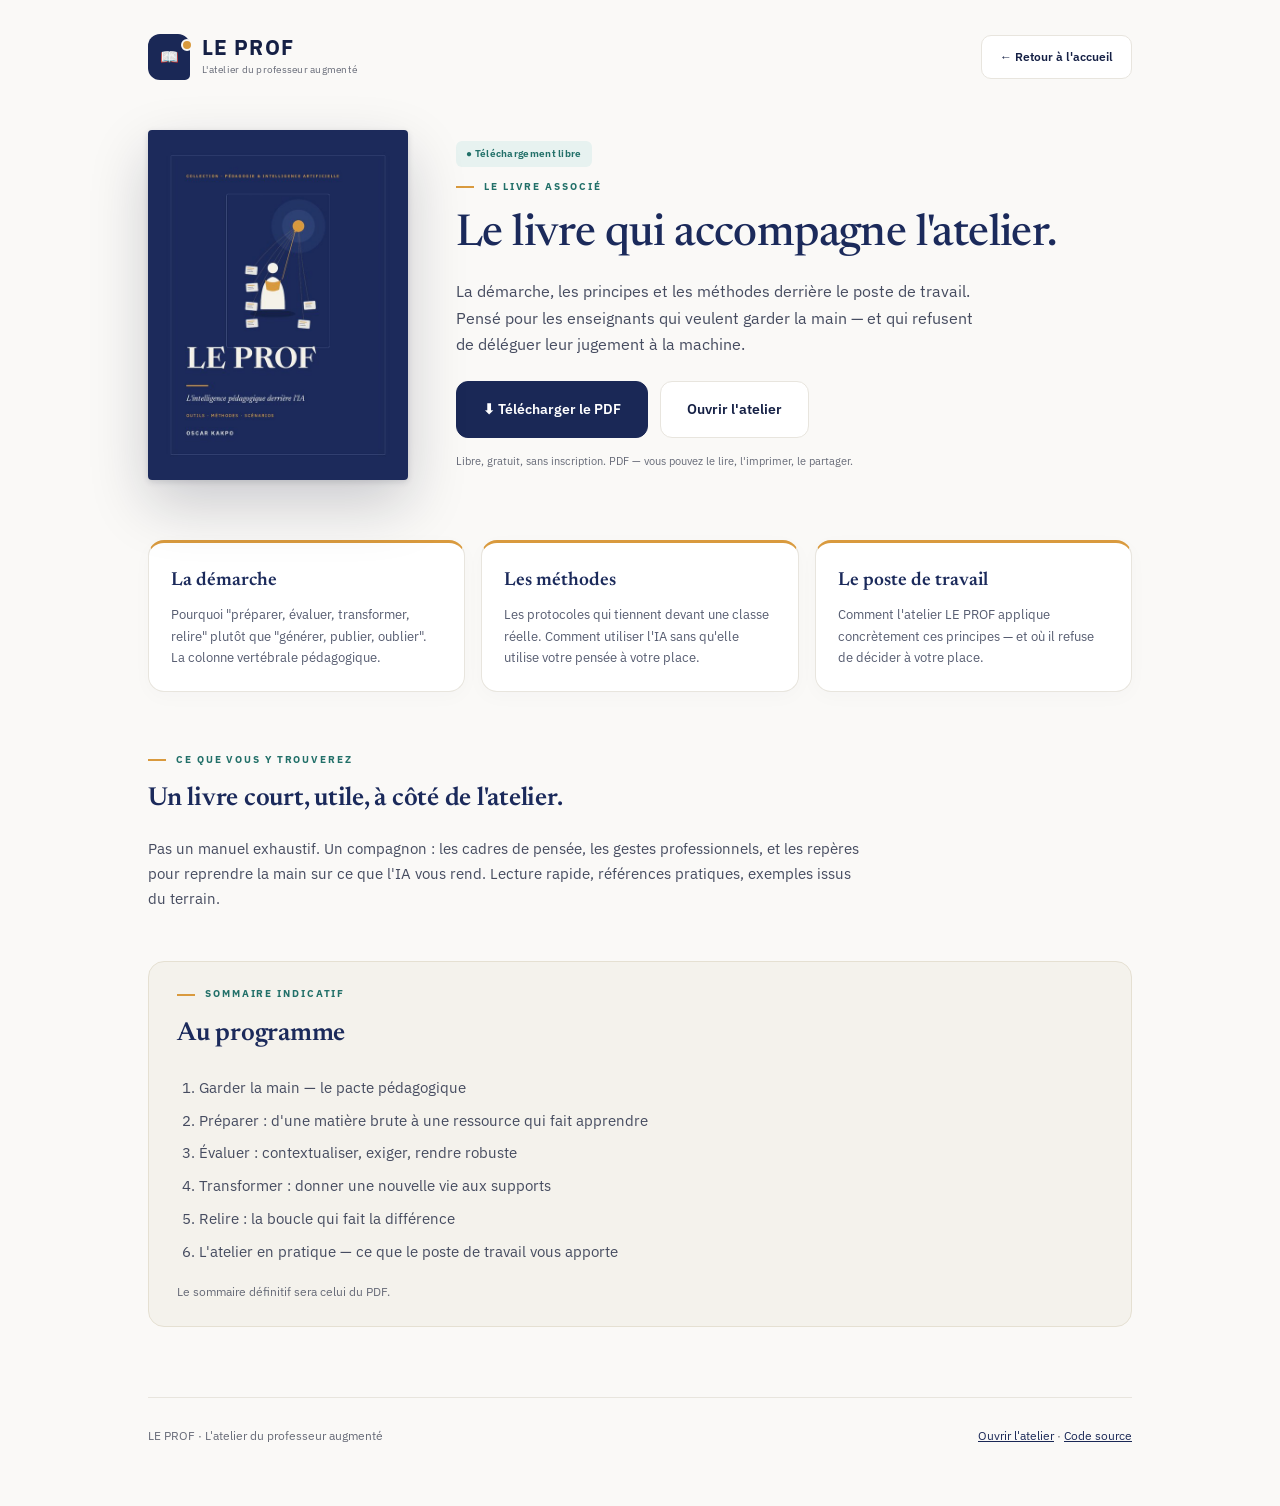
<file: livre.html>
<!doctype html>
<html lang="fr">
<head>
<meta charset="utf-8">
<meta name="viewport" content="width=device-width, initial-scale=1">
<meta name="theme-color" content="#1b2a5b">
<meta name="description" content="Le livre associé à LE PROF — téléchargement libre et gratuit.">
<meta property="og:title" content="LE PROF — Le livre">
<meta property="og:description" content="Le livre qui accompagne l'atelier du professeur augmenté. Téléchargement libre.">
<meta property="og:type" content="book">
<meta property="og:url" content="https://oscarkakpo-create.github.io/LEPROF/livre.html">
<meta name="twitter:card" content="summary">
<link rel="icon" type="image/svg+xml" href="favicon.svg">
<link rel="stylesheet" href="assets/fonts.css">
<title>LE PROF · Le livre</title>
<style>
:root{--ink:#152045;--muted:#666a77;--green:#1a2856;--green-2:#3c6662;--green-soft:#f3f1ed;--bg:#faf9f7;--line:#e8e5de;--white:#fff;--orange:#aa5e38;--shadow:0 5px 20px #15204506;--radius:16px;--sans:'IBM Plex Sans',-apple-system,'Segoe UI',Arial,sans-serif;--serif:'Newsreader',Georgia,'Times New Roman',serif}
*{box-sizing:border-box}
body{margin:0;background:var(--bg);color:var(--ink);font-family:var(--sans);font-size:15px;line-height:1.65}
a{color:var(--green)}
h1,h2,h3,p{margin:0}
h1{font-family:var(--serif);font-size:44px;font-weight:400;line-height:1.15;letter-spacing:-.85px}
h2{font-size:20px;font-weight:650;letter-spacing:-.25px}
h3{font-size:15px;font-weight:650}
.wrap{max-width:1040px;margin:0 auto;padding:34px 28px 60px}
.topbar{display:flex;justify-content:space-between;align-items:center;margin-bottom:50px;gap:14px;flex-wrap:wrap}
.brand{display:flex;gap:12px;align-items:center;text-decoration:none;color:var(--ink)}
.brand-mark{width:42px;height:46px;border-radius:12px 12px 5px 12px;background:var(--green);color:#fff;display:grid;place-items:center;position:relative;font-weight:700}
.brand-mark:after{content:'';width:8px;height:8px;background:#d99a3e;border-radius:100%;position:absolute;right:-3px;top:5px;border:2px solid var(--bg)}
.brand-name{font-weight:800;letter-spacing:1.1px;font-size:21px;line-height:1.2;display:block}
.brand-sub{font-size:10px;letter-spacing:.25px;color:var(--muted);display:block;margin-top:2px}
.btn{display:inline-flex;align-items:center;gap:8px;border:1px solid var(--line);border-radius:10px;padding:11px 18px;background:#fff;font-size:12px;font-weight:600;text-decoration:none;color:var(--ink);transition:background .15s,border-color .15s,transform .15s}
.btn:hover{background:#f4f2ed;border-color:#c2c7d5}
.btn.primary{background:var(--green);color:#fff;border-color:var(--green)}
.btn.primary:hover{background:#141f43}
.btn.big{padding:16px 26px;font-size:14px;border-radius:12px}
.hero{display:grid;grid-template-columns:260px 1fr;gap:48px;align-items:center;margin-bottom:60px}
.cover{width:260px;height:360px;background:linear-gradient(145deg,#1d2d61,#131f45);border-radius:8px;box-shadow:0 24px 60px #0e162f33,0 2px 6px #0e162f22;position:relative;overflow:hidden;color:#fff;padding:28px 22px;display:flex;flex-direction:column;justify-content:space-between}
.cover:before{content:'';position:absolute;left:0;top:0;bottom:0;width:5px;background:#131f45;box-shadow:inset -1px 0 0 #d99a3e33}
.cover .tag{font-size:9px;letter-spacing:2.5px;opacity:.75;font-weight:600;text-transform:uppercase}
.cover .title{font-family:var(--serif);font-size:30px;line-height:1.1;letter-spacing:-.5px;margin-top:14px}
.cover .accent{width:34px;height:3px;background:#d99a3e;margin-top:12px}
.cover .author{font-size:11px;opacity:.85;letter-spacing:.4px}
.hero-copy .eyebrow{font-size:10px;letter-spacing:1.9px;font-weight:750;color:#6f768e;text-transform:uppercase}
.hero-copy h1{margin:14px 0 18px}
.hero-copy p.lede{font-size:16px;color:#464c60;max-width:520px;margin-bottom:24px}
.cta-row{display:flex;gap:12px;flex-wrap:wrap;align-items:center}
.cta-note{font-size:11px;color:var(--muted);margin-top:14px}
.badge-free{display:inline-flex;align-items:center;gap:5px;background:#f2efe9;color:#466b68;padding:5px 10px;border-radius:6px;font-size:10px;font-weight:650;letter-spacing:.3px;margin-bottom:12px}
.pitch{display:grid;grid-template-columns:repeat(3,1fr);gap:16px;margin-bottom:60px}
.pitch-card{background:#fff;border:1px solid var(--line);border-radius:var(--radius);padding:22px;box-shadow:var(--shadow)}
.pitch-card h3{margin-bottom:8px;color:var(--green)}
.pitch-card p{font-size:13px;color:#565c70}
.section{margin-bottom:50px}
.section .eyebrow{font-size:10px;letter-spacing:1.9px;font-weight:750;color:#6f768e;text-transform:uppercase;margin-bottom:10px}
.section h2{margin-bottom:16px}
.section p{color:#464c60;max-width:720px}
.toc{background:#f4f2ec;border:1px solid #e5e0d2;border-radius:var(--radius);padding:24px 28px}
.toc ol{margin:12px 0 0;padding-left:22px;color:#464c60}
.toc li{padding:4px 0}
.footer{margin-top:70px;padding-top:28px;border-top:1px solid var(--line);display:flex;justify-content:space-between;flex-wrap:wrap;gap:14px;font-size:12px;color:var(--muted)}
.pdf-missing{background:#fdf6ec;border:1px solid #ead9bd;border-radius:12px;padding:16px 20px;color:#8a6a3a;font-size:12px;margin-top:14px;line-height:1.6}
.pdf-missing strong{color:#704f20}
@media(max-width:780px){.hero{grid-template-columns:1fr;gap:32px}.cover{margin:0 auto}.pitch{grid-template-columns:1fr}h1{font-size:34px}.wrap{padding:24px 20px 50px}}
/* Charte du livre LE PROF : couverture réelle, surtitres sarcelle précédés du trait ocre. */
img.cover{display:block;width:260px;height:auto;padding:0;background:none;border-radius:4px}
h1{font-weight:500;color:#1b2a5b;letter-spacing:-.6px}
.hero-copy .eyebrow,.section .eyebrow{color:#227069;display:flex;align-items:center;gap:10px}
.hero-copy .eyebrow:before,.section .eyebrow:before{content:'';width:18px;height:2px;background:#d99a3e;flex-shrink:0}
.pitch-card{border-top:3px solid #d99a3e}
.pitch-card h3{font-family:var(--serif);font-size:19px;font-weight:600;color:#1b2a5b}
.section h2{font-family:var(--serif);font-size:26px;font-weight:600;color:#1b2a5b}
.badge-free{background:#e7f2f0;color:#227069}
</style>
</head>
<body>
<div class="wrap">

  <header class="topbar">
    <a class="brand" href="index.html" aria-label="Retour à LE PROF accueil">
      <span class="brand-mark">📖</span>
      <span>
        <span class="brand-name">LE PROF</span>
        <span class="brand-sub">L'atelier du professeur augmenté</span>
      </span>
    </a>
    <a class="btn" href="index.html">← Retour à l'accueil</a>
  </header>

  <section class="hero">
    <img class="cover" src="assets/couverture-livre.jpg" width="560" height="754" alt="Couverture du livre LE PROF — L'intelligence pédagogique derrière l'IA, Oscar Kakpo">
    <div class="hero-copy">
      <span class="badge-free">● Téléchargement libre</span>
      <div class="eyebrow">Le livre associé</div>
      <h1>Le livre qui accompagne l'atelier.</h1>
      <p class="lede">La démarche, les principes et les méthodes derrière le poste de travail. Pensé pour les enseignants qui veulent garder la main — et qui refusent de déléguer leur jugement à la machine.</p>
      <div class="cta-row">
        <a class="btn primary big" href="livre/le-prof.pdf" download>⬇ Télécharger le PDF</a>
        <a class="btn big" href="index.html">Ouvrir l'atelier</a>
      </div>
      <p class="cta-note">Libre, gratuit, sans inscription. PDF — vous pouvez le lire, l'imprimer, le partager.</p>
      <div class="pdf-missing" id="pdf-missing" hidden>
        <strong>PDF pas encore déposé.</strong> Le fichier <code>livre/le-prof.pdf</code> n'existe pas encore dans le repo. Déposez-le via GitHub (voir <code>livre/README.md</code>) et il sera disponible ici automatiquement.
      </div>
    </div>
  </section>

  <section class="pitch">
    <div class="pitch-card">
      <h3>La démarche</h3>
      <p>Pourquoi "préparer, évaluer, transformer, relire" plutôt que "générer, publier, oublier". La colonne vertébrale pédagogique.</p>
    </div>
    <div class="pitch-card">
      <h3>Les méthodes</h3>
      <p>Les protocoles qui tiennent devant une classe réelle. Comment utiliser l'IA sans qu'elle utilise votre pensée à votre place.</p>
    </div>
    <div class="pitch-card">
      <h3>Le poste de travail</h3>
      <p>Comment l'atelier LE PROF applique concrètement ces principes — et où il refuse de décider à votre place.</p>
    </div>
  </section>

  <section class="section">
    <div class="eyebrow">Ce que vous y trouverez</div>
    <h2>Un livre court, utile, à côté de l'atelier.</h2>
    <p>Pas un manuel exhaustif. Un compagnon : les cadres de pensée, les gestes professionnels, et les repères pour reprendre la main sur ce que l'IA vous rend. Lecture rapide, références pratiques, exemples issus du terrain.</p>
  </section>

  <section class="section toc">
    <div class="eyebrow">Sommaire indicatif</div>
    <h2>Au programme</h2>
    <ol>
      <li>Garder la main — le pacte pédagogique</li>
      <li>Préparer : d'une matière brute à une ressource qui fait apprendre</li>
      <li>Évaluer : contextualiser, exiger, rendre robuste</li>
      <li>Transformer : donner une nouvelle vie aux supports</li>
      <li>Relire : la boucle qui fait la différence</li>
      <li>L'atelier en pratique — ce que le poste de travail vous apporte</li>
    </ol>
    <p style="margin-top:14px;font-size:12px;color:var(--muted)">Le sommaire définitif sera celui du PDF.</p>
  </section>

  <footer class="footer">
    <span>LE PROF · L'atelier du professeur augmenté</span>
    <span><a href="index.html">Ouvrir l'atelier</a> · <a href="https://github.com/oscarkakpo-create/LEPROF" target="_blank" rel="noopener">Code source</a></span>
  </footer>

</div>

<script>
// Vérifie discrètement si le PDF est présent ; affiche un avertissement sinon.
fetch('livre/le-prof.pdf', {method:'HEAD'}).then(r=>{
  if(!r.ok){ document.getElementById('pdf-missing').hidden = false; }
}).catch(()=>{ document.getElementById('pdf-missing').hidden = false; });
</script>

</body>
</html>
</file>
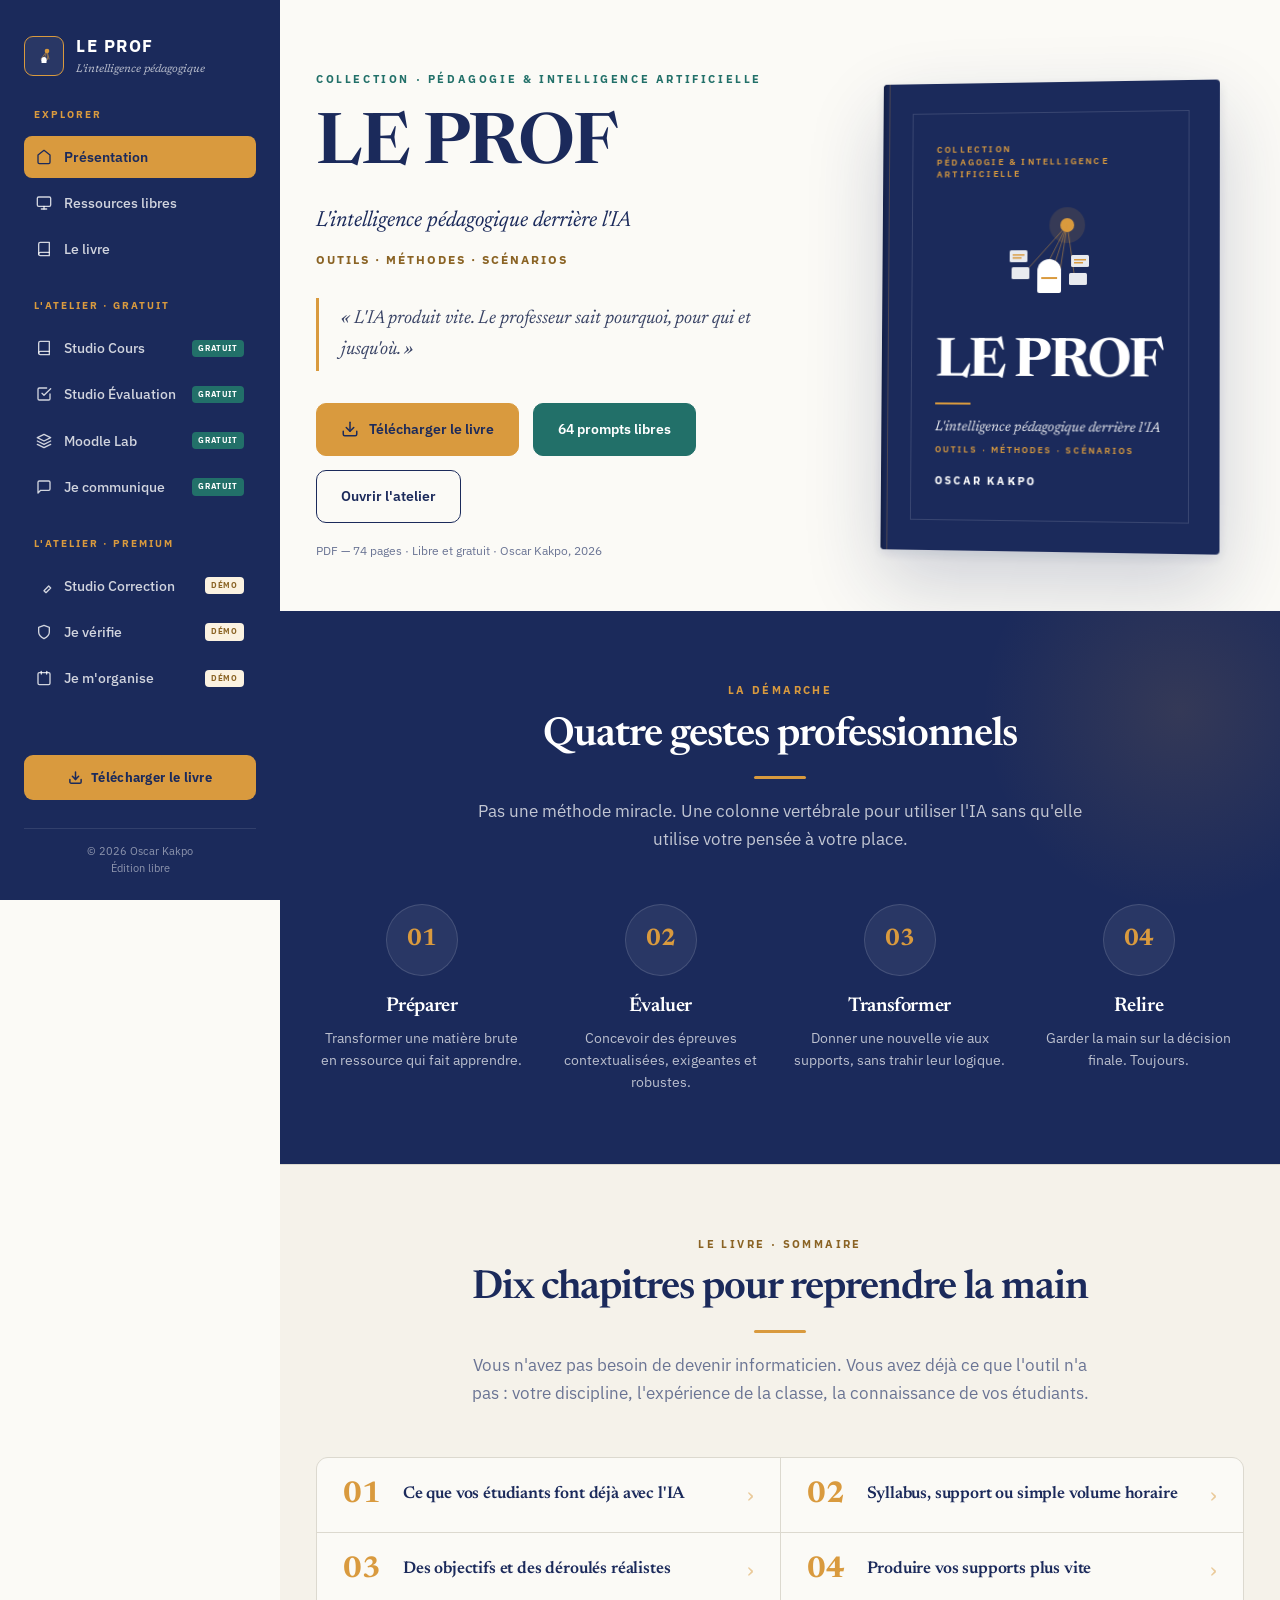
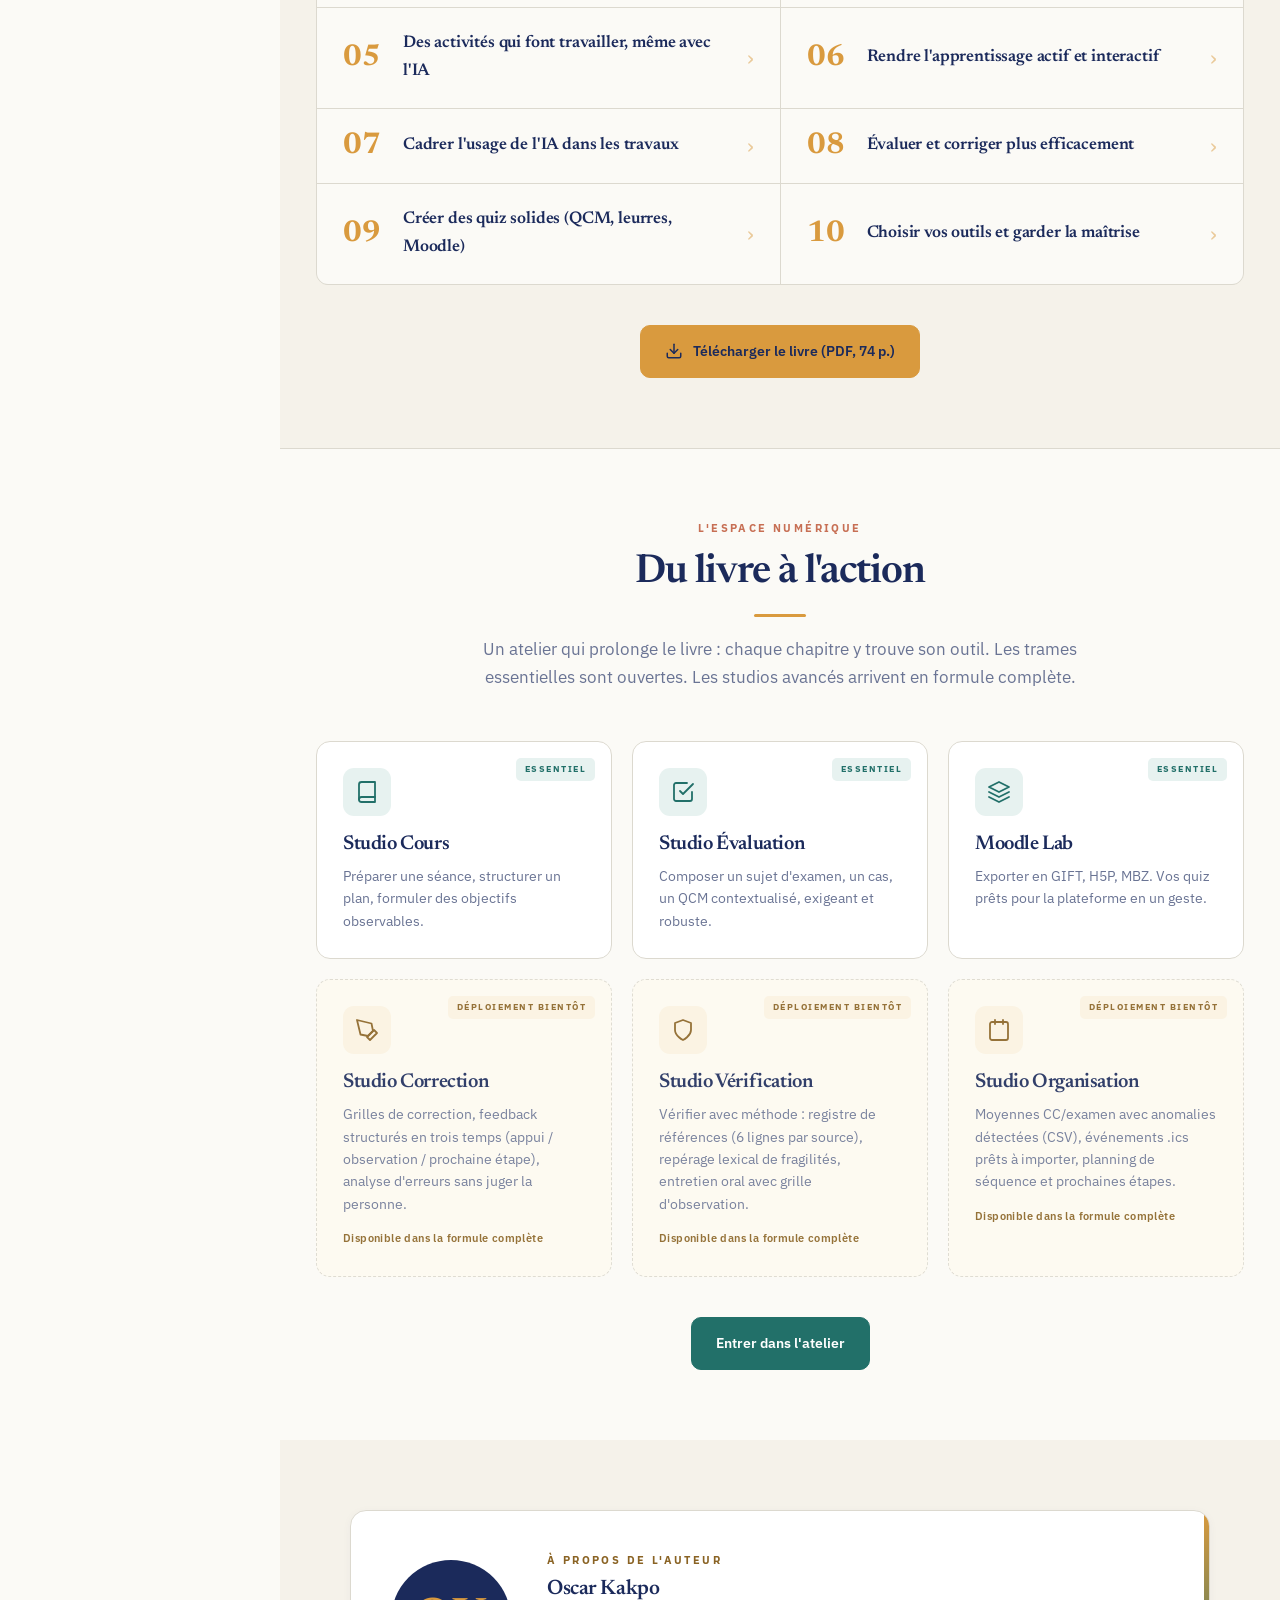
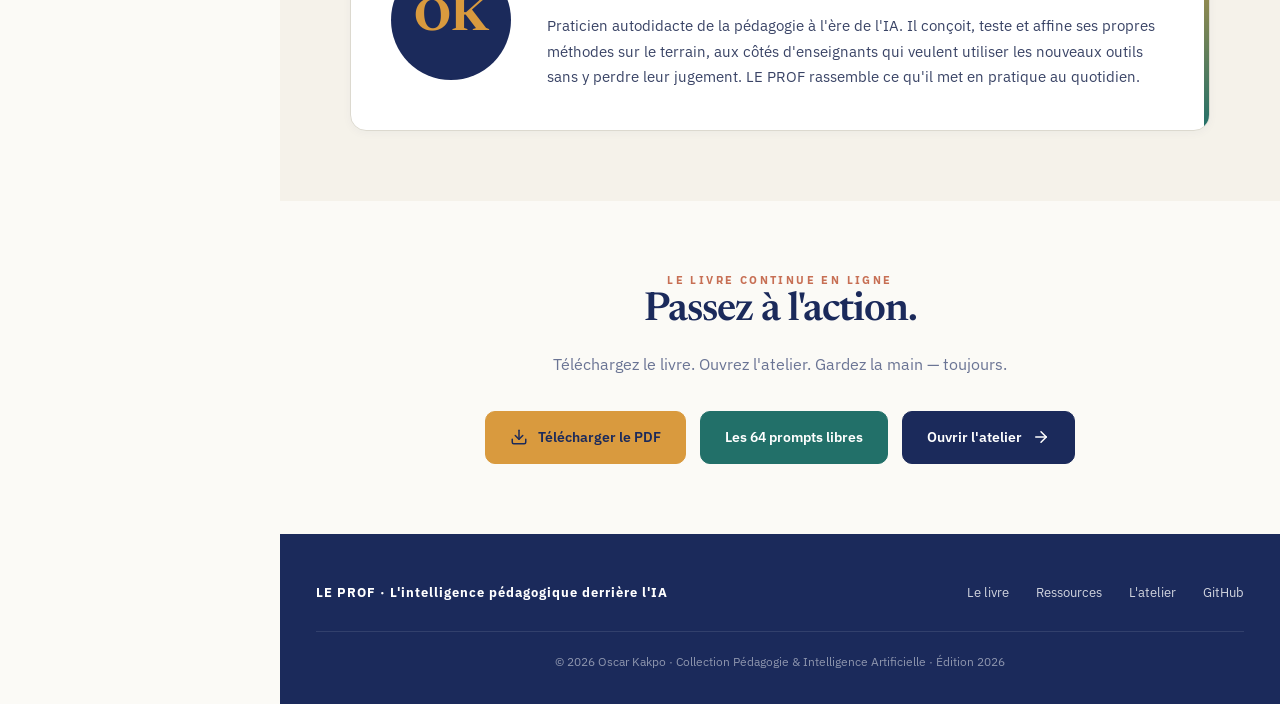
<file: presentation.html>
<!doctype html>
<html lang="fr">
<head>
<meta charset="utf-8">
<meta name="viewport" content="width=device-width, initial-scale=1">
<meta name="theme-color" content="#1b2a5b">
<meta name="description" content="LE PROF — L'intelligence pédagogique derrière l'IA. Un livre d'Oscar Kakpo + un espace numérique pour passer à l'action.">
<meta property="og:title" content="LE PROF — L'intelligence pédagogique derrière l'IA">
<meta property="og:description" content="Un livre et un espace numérique pour les enseignants qui veulent garder la main sur l'IA. Téléchargement libre.">
<meta property="og:type" content="website">
<meta property="og:url" content="https://oscarkakpo-create.github.io/LEPROF/presentation.html">
<meta name="twitter:card" content="summary_large_image">
<link rel="icon" type="image/svg+xml" href="favicon.svg">
<link rel="stylesheet" href="assets/fonts.css">
<title>LE PROF · L'intelligence pédagogique derrière l'IA</title>
<style>
:root{
  --navy:#1b2a5b;--navy-2:#2a3c72;--navy-soft:#edeff6;
  --gold:#d99a3e;--gold-2:#c4862f;--gold-soft:#fbf2e1;--gold-deep:#8a6324;
  --teal:#227069;--teal-2:#1b5d57;--teal-soft:#e7f2f0;
  --coral:#c76f54;--coral-soft:#f8e9e2;
  --plum:#6b4e8c;--plum-soft:#efeaf6;
  --ink:#16224a;--body:#3a4466;--muted:#6a7494;
  --cream:#f5f2ea;--cream-2:#fbfaf6;--paper:#fff;--line:#dcd9cf;
  --radius:14px;
  --sidebar-w:280px;
  --serif:'Newsreader',Georgia,'Times New Roman',serif;
  --sans:'IBM Plex Sans',-apple-system,'Segoe UI',Arial,sans-serif;
  --shadow-sm:0 2px 10px #1b2a5b0a;--shadow:0 8px 32px #1b2a5b1a;
  --shadow-lg:0 32px 80px #1b2a5b33,0 4px 12px #1b2a5b1c;
}
*{box-sizing:border-box}
html{scroll-behavior:smooth}
body{margin:0;background:var(--cream-2);color:var(--body);font-family:var(--sans);font-size:16px;line-height:1.65;-webkit-font-smoothing:antialiased}
h1,h2,h3,h4,p{margin:0}
h1,h2,h3,h4{font-family:var(--serif);color:var(--navy);letter-spacing:-.02em;font-variation-settings:normal}
h1{font-size:clamp(42px,6vw,70px);line-height:1.02;font-weight:600;letter-spacing:-.02em;font-variation-settings:normal}
h1 em{font-style:italic;color:var(--gold-deep);font-weight:400;font-variation-settings:normal}
h2{font-size:clamp(28px,3.5vw,40px);line-height:1.12;font-weight:600;letter-spacing:-.025em}
h3{font-size:21px;line-height:1.25;font-weight:600}
p{line-height:1.7}
a{color:var(--teal);text-decoration:none;transition:color .15s}
a:hover{color:var(--navy)}
a:focus-visible,button:focus-visible{outline:3px solid var(--gold);outline-offset:3px;border-radius:4px}

.eyebrow{font-size:11px;letter-spacing:2.4px;font-weight:700;color:var(--teal);text-transform:uppercase}
.eyebrow.gold{color:var(--gold-deep)}
.eyebrow.coral{color:var(--coral)}
.gold-rule{width:52px;height:3px;background:var(--gold);display:block;border-radius:2px;margin:18px 0}

/* LAYOUT WITH SIDEBAR */
.app{display:grid;grid-template-columns:var(--sidebar-w) 1fr;min-height:100vh}

.sidebar{background:var(--navy);color:#fff;padding:32px 24px 24px;position:sticky;top:0;height:100vh;overflow-y:auto;display:flex;flex-direction:column;gap:28px}
.sidebar::-webkit-scrollbar{width:6px}
.sidebar::-webkit-scrollbar-thumb{background:#ffffff22;border-radius:4px}
.side-brand{display:flex;align-items:center;gap:12px;color:#fff;text-decoration:none}
.side-brand-mark{width:40px;height:40px;background:#ffffff10;border:1px solid var(--gold);border-radius:9px;display:grid;place-items:center}
.side-brand-mark svg{width:24px;height:24px}
.side-brand-text{display:flex;flex-direction:column}
.side-brand-name{font-weight:700;letter-spacing:1.5px;font-size:17px}
.side-brand-sub{font-family:var(--serif);font-style:italic;font-size:11px;color:#ffffffb3;margin-top:1px}

.side-section{display:flex;flex-direction:column;gap:4px}
.side-section-title{font-size:10px;letter-spacing:2px;font-weight:700;color:var(--gold);text-transform:uppercase;padding:0 10px;margin-bottom:8px}
.side-link{display:flex;align-items:center;gap:12px;padding:10px 12px;border-radius:8px;color:#ffffffcc;text-decoration:none;font-size:13.5px;font-weight:500;transition:all .15s;position:relative}
.side-link:hover{background:#ffffff10;color:#fff}
.side-link.active{background:var(--gold);color:var(--navy);font-weight:600}
.side-link svg{width:16px;height:16px;flex-shrink:0}
.side-badge{margin-left:auto;font-size:8px;letter-spacing:.8px;font-weight:700;padding:2px 6px;border-radius:4px;text-transform:uppercase}
.side-badge.essential{background:#227069;color:#fff}
.side-badge.premium{background:var(--gold-soft);color:var(--gold-deep)}
.side-link.active .side-badge{background:#ffffff22;color:var(--navy)}

.side-cta{background:var(--gold);color:var(--navy);padding:12px 14px;border-radius:9px;text-align:center;font-weight:700;font-size:13px;text-decoration:none;letter-spacing:.3px;display:flex;align-items:center;justify-content:center;gap:8px;transition:all .15s;margin-top:auto}
.side-cta:hover{background:var(--gold-2);color:var(--navy);transform:translateY(-1px);box-shadow:0 4px 14px #d99a3e40}

.side-foot{font-size:11px;color:#ffffff80;text-align:center;padding-top:14px;border-top:1px solid #ffffff1a;line-height:1.5}

/* MOBILE SIDEBAR */
.menu-btn{display:none;position:fixed;top:16px;left:16px;z-index:40;width:42px;height:42px;background:var(--navy);color:#fff;border:0;border-radius:9px;cursor:pointer;align-items:center;justify-content:center;box-shadow:var(--shadow)}
.scrim{display:none;position:fixed;inset:0;background:#000000a0;z-index:35}

/* MAIN */
.main{min-width:0}
.wrap{max-width:1100px;margin:0 auto;padding:0 36px}

/* BUTTONS — varied palette */
.btn{display:inline-flex;align-items:center;gap:10px;padding:14px 24px;border-radius:10px;font-size:14px;font-weight:600;text-decoration:none;border:1.5px solid transparent;transition:all .18s;cursor:pointer;font-family:inherit}
.btn:hover{transform:translateY(-1px)}
.btn.gold{background:var(--gold);color:var(--navy);border-color:var(--gold)}
.btn.gold:hover{background:var(--gold-2);border-color:var(--gold-2);box-shadow:0 6px 20px #d99a3e40}
.btn.navy{background:var(--navy);color:#fff;border-color:var(--navy)}
.btn.navy:hover{background:var(--navy-2);box-shadow:var(--shadow)}
.btn.teal{background:var(--teal);color:#fff;border-color:var(--teal)}
.btn.teal:hover{background:var(--teal-2);box-shadow:0 6px 20px #22706940}
.btn.outline{background:transparent;color:var(--navy);border-color:var(--navy)}
.btn.outline:hover{background:var(--navy);color:#fff}
.btn.outline-gold{background:transparent;color:var(--gold-deep);border-color:var(--gold)}
.btn.outline-gold:hover{background:var(--gold);color:var(--navy)}
.btn.ghost{background:transparent;color:var(--teal);border:0;padding-left:0}
.btn.ghost:hover{color:var(--navy);transform:none}

/* HERO */
.hero{padding:70px 0 50px;position:relative;overflow:hidden}
.hero-grid{display:grid;grid-template-columns:1.1fr .9fr;gap:60px;align-items:center}
.hero-copy .collection{font-size:11px;letter-spacing:2.6px;color:var(--teal);font-weight:700;text-transform:uppercase;margin-bottom:24px}
.hero-copy h1{margin-bottom:22px}
.hero-copy .sub{font-family:var(--serif);font-style:italic;font-size:22px;color:var(--navy);line-height:1.4;margin-bottom:14px;font-weight:400}
.hero-copy .tags{font-size:12px;letter-spacing:2px;color:var(--gold-deep);font-weight:700;text-transform:uppercase;margin-bottom:28px}
.quote{font-family:var(--serif);font-style:italic;font-size:19px;color:var(--body);line-height:1.6;border-left:3px solid var(--gold);padding:6px 0 6px 22px;margin:28px 0 32px;max-width:460px;font-weight:400}
.hero-cta{display:flex;gap:14px;flex-wrap:wrap;margin-bottom:18px}
.hero-note{font-size:12px;color:var(--muted);margin-top:8px}

/* COVER */
.cover-wrap{display:flex;justify-content:center;align-items:center;perspective:1800px}
.book-cover{width:340px;height:470px;background:var(--navy);border-radius:4px;position:relative;color:#fff;box-shadow:var(--shadow-lg);transform:rotateY(-7deg) rotateX(2deg);transition:transform .5s;overflow:hidden}
.book-cover:hover{transform:rotateY(-3deg) rotateX(0deg)}
.book-cover:before{content:'';position:absolute;left:0;top:0;bottom:0;width:7px;background:linear-gradient(90deg,#131f45,#1b2a5b);box-shadow:inset -1px 0 0 #d99a3e44}
.book-cover-inner{position:absolute;inset:30px;border:1px solid #ffffff22;padding:30px 24px;display:flex;flex-direction:column;justify-content:space-between}
.cover-collection{font-size:9px;letter-spacing:2.2px;font-weight:600;color:var(--gold);text-transform:uppercase;line-height:1.4}
.cover-illus{align-self:center;margin:12px 0}
.cover-illus svg{width:120px;height:120px}
.cover-title{font-family:var(--serif);font-size:54px;font-weight:700;letter-spacing:-.03em;line-height:.95;font-variation-settings:normal}
.cover-sub{font-family:var(--serif);font-style:italic;font-size:14px;opacity:.9;margin-top:12px;line-height:1.4}
.cover-rule{width:36px;height:2px;background:var(--gold);margin:14px 0}
.cover-tags{font-size:9px;letter-spacing:2px;color:var(--gold);font-weight:600;margin-top:4px}
.cover-author{font-size:11px;letter-spacing:2.2px;font-weight:700;margin-top:14px}

/* SECTION BASE */
section{padding:70px 0}
section.alt{background:var(--cream)}
.section-head{text-align:center;margin-bottom:50px}
.section-head h2{margin-top:14px}
.section-head .lead{font-size:17px;color:var(--muted);max-width:620px;margin:16px auto 0;line-height:1.65}
.section-head .gold-rule{margin:18px auto}

/* CHAPITRES */
.chapters-section{background:var(--cream);border-top:1px solid var(--line);border-bottom:1px solid var(--line)}
.chapters-grid{display:grid;grid-template-columns:1fr 1fr;gap:1px;background:var(--line);border:1px solid var(--line);border-radius:12px;overflow:hidden}
.chapter{background:var(--cream-2);padding:22px 26px;display:flex;align-items:center;gap:20px;transition:background .15s}
.chapter:hover{background:#fffaf0}
.chapter-num{font-family:var(--serif);font-size:30px;color:var(--gold);font-weight:700;min-width:40px;line-height:1;font-variation-settings:normal}
.chapter-title{font-family:var(--serif);font-size:17px;color:var(--navy);font-weight:600;flex:1;letter-spacing:-.01em}
.chapter-arrow{color:var(--gold);opacity:.5;font-size:22px;line-height:1}

/* PILLARS */
.pillars-section{background:var(--navy);color:#fff;position:relative;overflow:hidden}
.pillars-section:before{content:'';position:absolute;top:-100px;right:-100px;width:400px;height:400px;background:radial-gradient(circle,#d99a3e22,transparent 70%)}
.pillars-section .section-head h2{color:#fff}
.pillars-section .eyebrow{color:var(--gold)}
.pillars-section .lead{color:#ffffffbb}
.pillars-grid{display:grid;grid-template-columns:repeat(4,1fr);gap:28px;margin-top:30px;position:relative}
.pillar{text-align:center}
.pillar-mark{width:72px;height:72px;background:#ffffff10;border:1px solid #ffffff22;border-radius:50%;display:grid;place-items:center;margin:0 auto 18px;color:var(--gold);font-family:var(--serif);font-size:24px;font-weight:700;font-variation-settings:normal}
.pillar h3{color:#fff;font-size:20px;margin-bottom:8px}
.pillar p{color:#ffffffb3;font-size:14px;line-height:1.6}

/* TOOLS */
.tools-section{background:var(--cream-2)}
.tools-grid{display:grid;grid-template-columns:repeat(3,1fr);gap:20px;margin-top:40px}
.tool-card{background:#fff;border:1px solid var(--line);border-radius:var(--radius);padding:26px;position:relative;transition:border-color .2s,transform .2s,box-shadow .2s;text-decoration:none;color:inherit;display:block}
.tool-card:hover{border-color:var(--gold);transform:translateY(-3px);box-shadow:var(--shadow)}
.tool-card.locked{cursor:default;opacity:.9;background:#fdfaf1;border-style:dashed}
.tool-card.locked:hover{border-color:#e9d6a8;transform:none;box-shadow:none}
.tool-icon{width:48px;height:48px;background:var(--teal-soft);color:var(--teal);border-radius:11px;display:grid;place-items:center;margin-bottom:16px}
.tool-icon svg{width:24px;height:24px}
.tool-card.locked .tool-icon{background:var(--gold-soft);color:var(--gold-deep)}
.tool-card h3{font-size:20px;margin-bottom:8px;color:var(--navy)}
.tool-card p{font-size:14px;color:var(--muted);line-height:1.6}
.tool-badge{position:absolute;top:16px;right:16px;font-size:9px;letter-spacing:1.5px;font-weight:700;padding:4px 9px;border-radius:5px;text-transform:uppercase}
.tool-badge.essential{background:var(--teal-soft);color:var(--teal)}
.tool-badge.premium{background:var(--gold-soft);color:var(--gold-deep)}
.tool-foot{display:inline-block;margin-top:14px;font-size:11px;font-weight:600;color:var(--gold-deep);letter-spacing:.4px}

/* AUTHOR */
.author-section{background:var(--cream)}
.author-card{background:#fff;border:1px solid var(--line);border-radius:16px;padding:40px;display:grid;grid-template-columns:120px 1fr;gap:36px;align-items:center;max-width:860px;margin:0 auto;box-shadow:var(--shadow-sm);position:relative;overflow:hidden}
.author-card:before{content:'';position:absolute;top:0;right:0;bottom:0;width:5px;background:linear-gradient(to bottom,var(--gold),var(--teal))}
.author-avatar{width:120px;height:120px;border-radius:50%;background:var(--navy);color:var(--gold);display:grid;place-items:center;font-family:var(--serif);font-size:46px;font-weight:700;font-variation-settings:normal}
.author-info .eyebrow{margin-bottom:8px}
.author-info h3{margin-bottom:10px}
.author-info p{color:var(--body);font-size:15px}

/* FINAL CTA */
.cta-section{background:var(--cream-2);text-align:center}
.cta-section .section-head{margin-bottom:0}
.cta-section h2{margin-bottom:18px}
.cta-section p{color:var(--muted);max-width:540px;margin:0 auto 32px;font-size:16px}
.cta-section .hero-cta{justify-content:center;margin:30px 0 0}

/* FOOTER */
footer{background:var(--navy);color:#ffffffb3;padding:48px 0 32px;font-size:13px}
.footer-grid{display:flex;justify-content:space-between;align-items:center;flex-wrap:wrap;gap:20px}
.footer-brand{color:#fff;font-weight:700;letter-spacing:1px}
.footer-links a{color:#ffffffcc;margin-left:24px}
.footer-links a:hover{color:var(--gold)}
.footer-sub{text-align:center;margin-top:28px;padding-top:20px;border-top:1px solid #ffffff1a;color:#ffffff80;font-size:12px}

/* RESPONSIVE */
@media(max-width:1100px){
  :root{--sidebar-w:240px}
  .wrap{padding:0 28px}
  .hero-grid{grid-template-columns:1fr;gap:50px}
  .cover-wrap{order:-1}
  .book-cover{width:300px;height:420px}
  .tools-grid{grid-template-columns:1fr 1fr}
  .pillars-grid{grid-template-columns:1fr 1fr;gap:30px}
}
@media(max-width:800px){
  .app{grid-template-columns:1fr}
  .sidebar{position:fixed;top:0;left:0;bottom:0;width:280px;transform:translateX(-100%);transition:transform .25s;z-index:40;height:100vh}
  .sidebar.open{transform:translateX(0);box-shadow:0 0 60px #00000050}
  .scrim{display:none}
  .sidebar.open ~ .scrim{display:block}
  .menu-btn{display:flex}
  .wrap{padding:0 24px}
  .main{padding-top:16px}
  .book-cover{width:260px;height:360px}
  .chapters-grid{grid-template-columns:1fr}
  .tools-grid{grid-template-columns:1fr}
  .author-card{grid-template-columns:1fr;text-align:center;padding:28px}
  .author-avatar{margin:0 auto}
  .hero{padding:40px 0 30px}
}
@media(max-width:560px){
  section{padding:50px 0}
  .pillars-grid{gap:24px}
  .cover-title{font-size:38px}
}
@media(prefers-reduced-motion:reduce){*,*:before,*:after{animation:none!important;transition:none!important}}
</style>
</head>
<body>

<button class="menu-btn" id="menu-btn" aria-label="Ouvrir le menu">
  <svg width="22" height="22" viewBox="0 0 24 24" fill="none" stroke="currentColor" stroke-width="2.4" stroke-linecap="round"><line x1="3" y1="6" x2="21" y2="6"/><line x1="3" y1="12" x2="21" y2="12"/><line x1="3" y1="18" x2="21" y2="18"/></svg>
</button>

<div class="app">

  <!-- SIDEBAR -->
  <aside class="sidebar" id="sidebar">
    <a class="side-brand" href="index.html">
      <span class="side-brand-mark">
        <svg viewBox="0 0 24 24"><circle cx="15" cy="7" r="2.3" fill="#d99a3e"/><path d="M15 7 L9 15 M15 7 L12 15 M15 7 L15.5 15.5 M15 7 L17 15" stroke="#d99a3e" stroke-width="0.9" opacity="0.65" stroke-linecap="round"/><circle cx="12" cy="15.5" r="2.6" fill="#fff"/><rect x="9.5" y="15.5" width="5" height="3.5" rx="0.6" fill="#fff"/></svg>
      </span>
      <span class="side-brand-text">
        <span class="side-brand-name">LE PROF</span>
        <span class="side-brand-sub">L'intelligence pédagogique</span>
      </span>
    </a>

    <div class="side-section">
      <div class="side-section-title">Explorer</div>
      <a class="side-link active" href="presentation.html">
        <svg viewBox="0 0 24 24" fill="none" stroke="currentColor" stroke-width="2" stroke-linecap="round" stroke-linejoin="round"><path d="M3 9l9-7 9 7v11a2 2 0 0 1-2 2H5a2 2 0 0 1-2-2z"/></svg>
        Présentation
      </a>
      <a class="side-link" href="ressources.html">
        <svg viewBox="0 0 24 24" fill="none" stroke="currentColor" stroke-width="2" stroke-linecap="round" stroke-linejoin="round"><rect x="2" y="3" width="20" height="14" rx="2" ry="2"/><line x1="8" y1="21" x2="16" y2="21"/><line x1="12" y1="17" x2="12" y2="21"/></svg>
        Ressources libres
      </a>
      <a class="side-link" href="livre.html">
        <svg viewBox="0 0 24 24" fill="none" stroke="currentColor" stroke-width="2" stroke-linecap="round" stroke-linejoin="round"><path d="M4 19.5A2.5 2.5 0 0 1 6.5 17H20"/><path d="M6.5 2H20v20H6.5A2.5 2.5 0 0 1 4 19.5v-15A2.5 2.5 0 0 1 6.5 2z"/></svg>
        Le livre
      </a>
    </div>

    <div class="side-section">
      <div class="side-section-title">L'atelier · Gratuit</div>
      <a class="side-link" href="index.html#/studio/cours">
        <svg viewBox="0 0 24 24" fill="none" stroke="currentColor" stroke-width="2" stroke-linecap="round" stroke-linejoin="round"><path d="M4 19.5A2.5 2.5 0 0 1 6.5 17H20"/><path d="M6.5 2H20v20H6.5A2.5 2.5 0 0 1 4 19.5v-15A2.5 2.5 0 0 1 6.5 2z"/></svg>
        Studio Cours
        <span class="side-badge essential">Gratuit</span>
      </a>
      <a class="side-link" href="index.html#/studio/evaluation">
        <svg viewBox="0 0 24 24" fill="none" stroke="currentColor" stroke-width="2" stroke-linecap="round" stroke-linejoin="round"><path d="M9 11l3 3L22 4"/><path d="M21 12v7a2 2 0 0 1-2 2H5a2 2 0 0 1-2-2V5a2 2 0 0 1 2-2h11"/></svg>
        Studio Évaluation
        <span class="side-badge essential">Gratuit</span>
      </a>
      <a class="side-link" href="index.html#/moodle">
        <svg viewBox="0 0 24 24" fill="none" stroke="currentColor" stroke-width="2" stroke-linecap="round" stroke-linejoin="round"><polygon points="12 2 2 7 12 12 22 7 12 2"/><polyline points="2 17 12 22 22 17"/><polyline points="2 12 12 17 22 12"/></svg>
        Moodle Lab
        <span class="side-badge essential">Gratuit</span>
      </a>
      <a class="side-link" href="index.html#/studio/communication">
        <svg viewBox="0 0 24 24" fill="none" stroke="currentColor" stroke-width="2" stroke-linecap="round" stroke-linejoin="round"><path d="M21 15a2 2 0 0 1-2 2H7l-4 4V5a2 2 0 0 1 2-2h14a2 2 0 0 1 2 2z"/></svg>
        Je communique
        <span class="side-badge essential">Gratuit</span>
      </a>
    </div>

    <div class="side-section">
      <div class="side-section-title">L'atelier · Premium</div>
      <a class="side-link" href="index.html#/studio/correction">
        <svg viewBox="0 0 24 24" fill="none" stroke="currentColor" stroke-width="2" stroke-linecap="round" stroke-linejoin="round"><path d="M12 19l7-7 3 3-7 7-3-3z"/></svg>
        Studio Correction
        <span class="side-badge premium">Démo</span>
      </a>
      <a class="side-link" href="index.html#/studio/verification">
        <svg viewBox="0 0 24 24" fill="none" stroke="currentColor" stroke-width="2" stroke-linecap="round" stroke-linejoin="round"><path d="M12 22s8-4 8-10V5l-8-3-8 3v7c0 6 8 10 8 10z"/></svg>
        Je vérifie
        <span class="side-badge premium">Démo</span>
      </a>
      <a class="side-link" href="index.html#/studio/organisation">
        <svg viewBox="0 0 24 24" fill="none" stroke="currentColor" stroke-width="2" stroke-linecap="round" stroke-linejoin="round"><rect x="3" y="4" width="18" height="18" rx="2" ry="2"/><line x1="16" y1="2" x2="16" y2="6"/><line x1="8" y1="2" x2="8" y2="6"/></svg>
        Je m'organise
        <span class="side-badge premium">Démo</span>
      </a>
    </div>

    <a class="side-cta" href="livre/le-prof.pdf" download>
      <svg width="15" height="15" viewBox="0 0 24 24" fill="none" stroke="currentColor" stroke-width="2.4" stroke-linecap="round" stroke-linejoin="round"><path d="M21 15v4a2 2 0 0 1-2 2H5a2 2 0 0 1-2-2v-4"/><polyline points="7 10 12 15 17 10"/><line x1="12" y1="15" x2="12" y2="3"/></svg>
      Télécharger le livre
    </a>

    <div class="side-foot">© 2026 Oscar Kakpo<br>Édition libre</div>
  </aside>

  <div class="scrim" id="scrim"></div>

  <!-- MAIN -->
  <div class="main">

    <!-- HERO -->
    <section class="hero" id="top">
      <div class="wrap">
        <div class="hero-grid">
          <div class="hero-copy">
            <div class="collection">Collection · Pédagogie &amp; Intelligence Artificielle</div>
            <h1>LE PROF</h1>
            <div class="sub">L'intelligence pédagogique derrière l'IA</div>
            <div class="tags">Outils · Méthodes · Scénarios</div>
            <blockquote class="quote">« L'IA produit vite. Le professeur sait pourquoi, pour qui et jusqu'où. »</blockquote>
            <div class="hero-cta">
              <a class="btn gold" href="livre/le-prof.pdf" download>
                <svg width="18" height="18" viewBox="0 0 24 24" fill="none" stroke="currentColor" stroke-width="2" stroke-linecap="round" stroke-linejoin="round"><path d="M21 15v4a2 2 0 0 1-2 2H5a2 2 0 0 1-2-2v-4"/><polyline points="7 10 12 15 17 10"/><line x1="12" y1="15" x2="12" y2="3"/></svg>
                Télécharger le livre
              </a>
              <a class="btn teal" href="ressources.html">
                64 prompts libres
              </a>
              <a class="btn outline" href="index.html">
                Ouvrir l'atelier
              </a>
            </div>
            <p class="hero-note">PDF — 74 pages · Libre et gratuit · Oscar Kakpo, 2026</p>
          </div>

          <div class="cover-wrap">
            <div class="book-cover" aria-hidden="true">
              <div class="book-cover-inner">
                <div class="cover-collection">Collection<br>Pédagogie &amp; Intelligence Artificielle</div>
                <div class="cover-illus">
                  <svg viewBox="0 0 120 120" fill="none">
                    <circle cx="78" cy="30" r="7" fill="#d99a3e"/>
                    <circle cx="78" cy="30" r="18" fill="#d99a3e" opacity="0.14"/>
                    <path d="M78 30 L40 72 M78 30 L55 75 M78 30 L62 80 M78 30 L70 82 M78 30 L85 78" stroke="#d99a3e" stroke-width="0.9" opacity="0.55" stroke-linecap="round"/>
                    <circle cx="60" cy="76" r="12" fill="#fff"/>
                    <rect x="48" y="76" width="24" height="22" rx="2" fill="#fff"/>
                    <rect x="52" y="82" width="16" height="2" fill="#d99a3e"/>
                    <rect x="20" y="55" width="18" height="12" rx="1.5" fill="#fff" opacity="0.9"/>
                    <rect x="23" y="59" width="12" height="1.5" fill="#d99a3e"/>
                    <rect x="23" y="62" width="9" height="1.5" fill="#d99a3e"/>
                    <rect x="82" y="60" width="18" height="12" rx="1.5" fill="#fff" opacity="0.9"/>
                    <rect x="85" y="64" width="12" height="1.5" fill="#d99a3e"/>
                    <rect x="85" y="67" width="9" height="1.5" fill="#d99a3e"/>
                    <rect x="22" y="72" width="18" height="12" rx="1.5" fill="#fff" opacity="0.9"/>
                    <rect x="80" y="78" width="18" height="12" rx="1.5" fill="#fff" opacity="0.9"/>
                  </svg>
                </div>
                <div>
                  <div class="cover-title">LE PROF</div>
                  <div class="cover-rule"></div>
                  <div class="cover-sub">L'intelligence pédagogique derrière l'IA</div>
                  <div class="cover-tags">OUTILS · MÉTHODES · SCÉNARIOS</div>
                  <div class="cover-author">OSCAR KAKPO</div>
                </div>
              </div>
            </div>
          </div>
        </div>
      </div>
    </section>

    <!-- PILLARS -->
    <section class="pillars-section">
      <div class="wrap">
        <div class="section-head">
          <div class="eyebrow">La démarche</div>
          <h2>Quatre gestes professionnels</h2>
          <span class="gold-rule"></span>
          <p class="lead">Pas une méthode miracle. Une colonne vertébrale pour utiliser l'IA sans qu'elle utilise votre pensée à votre place.</p>
        </div>
        <div class="pillars-grid">
          <div class="pillar"><div class="pillar-mark">01</div><h3>Préparer</h3><p>Transformer une matière brute en ressource qui fait apprendre.</p></div>
          <div class="pillar"><div class="pillar-mark">02</div><h3>Évaluer</h3><p>Concevoir des épreuves contextualisées, exigeantes et robustes.</p></div>
          <div class="pillar"><div class="pillar-mark">03</div><h3>Transformer</h3><p>Donner une nouvelle vie aux supports, sans trahir leur logique.</p></div>
          <div class="pillar"><div class="pillar-mark">04</div><h3>Relire</h3><p>Garder la main sur la décision finale. Toujours.</p></div>
        </div>
      </div>
    </section>

    <!-- CHAPITRES -->
    <section class="chapters-section" id="chapitres">
      <div class="wrap">
        <div class="section-head">
          <div class="eyebrow gold">Le livre · Sommaire</div>
          <h2>Dix chapitres pour reprendre la main</h2>
          <span class="gold-rule"></span>
          <p class="lead">Vous n'avez pas besoin de devenir informaticien. Vous avez déjà ce que l'outil n'a pas : votre discipline, l'expérience de la classe, la connaissance de vos étudiants.</p>
        </div>
        <div class="chapters-grid">
          <div class="chapter"><span class="chapter-num">01</span><span class="chapter-title">Ce que vos étudiants font déjà avec l'IA</span><span class="chapter-arrow">›</span></div>
          <div class="chapter"><span class="chapter-num">02</span><span class="chapter-title">Syllabus, support ou simple volume horaire</span><span class="chapter-arrow">›</span></div>
          <div class="chapter"><span class="chapter-num">03</span><span class="chapter-title">Des objectifs et des déroulés réalistes</span><span class="chapter-arrow">›</span></div>
          <div class="chapter"><span class="chapter-num">04</span><span class="chapter-title">Produire vos supports plus vite</span><span class="chapter-arrow">›</span></div>
          <div class="chapter"><span class="chapter-num">05</span><span class="chapter-title">Des activités qui font travailler, même avec l'IA</span><span class="chapter-arrow">›</span></div>
          <div class="chapter"><span class="chapter-num">06</span><span class="chapter-title">Rendre l'apprentissage actif et interactif</span><span class="chapter-arrow">›</span></div>
          <div class="chapter"><span class="chapter-num">07</span><span class="chapter-title">Cadrer l'usage de l'IA dans les travaux</span><span class="chapter-arrow">›</span></div>
          <div class="chapter"><span class="chapter-num">08</span><span class="chapter-title">Évaluer et corriger plus efficacement</span><span class="chapter-arrow">›</span></div>
          <div class="chapter"><span class="chapter-num">09</span><span class="chapter-title">Créer des quiz solides (QCM, leurres, Moodle)</span><span class="chapter-arrow">›</span></div>
          <div class="chapter"><span class="chapter-num">10</span><span class="chapter-title">Choisir vos outils et garder la maîtrise</span><span class="chapter-arrow">›</span></div>
        </div>
        <div style="text-align:center;margin-top:40px">
          <a class="btn gold" href="livre/le-prof.pdf" download>
            <svg width="18" height="18" viewBox="0 0 24 24" fill="none" stroke="currentColor" stroke-width="2" stroke-linecap="round" stroke-linejoin="round"><path d="M21 15v4a2 2 0 0 1-2 2H5a2 2 0 0 1-2-2v-4"/><polyline points="7 10 12 15 17 10"/><line x1="12" y1="15" x2="12" y2="3"/></svg>
            Télécharger le livre (PDF, 74 p.)
          </a>
        </div>
      </div>
    </section>

    <!-- ATELIER / TOOLS -->
    <section class="tools-section" id="atelier">
      <div class="wrap">
        <div class="section-head">
          <div class="eyebrow coral">L'espace numérique</div>
          <h2>Du livre à l'action</h2>
          <span class="gold-rule"></span>
          <p class="lead">Un atelier qui prolonge le livre : chaque chapitre y trouve son outil. Les trames essentielles sont ouvertes. Les studios avancés arrivent en formule complète.</p>
        </div>
        <div class="tools-grid">
          <a class="tool-card" href="index.html#/studio/cours">
            <span class="tool-badge essential">Essentiel</span>
            <div class="tool-icon"><svg viewBox="0 0 24 24" fill="none" stroke="currentColor" stroke-width="1.8" stroke-linecap="round" stroke-linejoin="round"><path d="M4 19.5A2.5 2.5 0 0 1 6.5 17H20"/><path d="M6.5 2H20v20H6.5A2.5 2.5 0 0 1 4 19.5v-15A2.5 2.5 0 0 1 6.5 2z"/></svg></div>
            <h3>Studio Cours</h3>
            <p>Préparer une séance, structurer un plan, formuler des objectifs observables.</p>
          </a>
          <a class="tool-card" href="index.html#/studio/evaluation">
            <span class="tool-badge essential">Essentiel</span>
            <div class="tool-icon"><svg viewBox="0 0 24 24" fill="none" stroke="currentColor" stroke-width="1.8" stroke-linecap="round" stroke-linejoin="round"><path d="M9 11l3 3L22 4"/><path d="M21 12v7a2 2 0 0 1-2 2H5a2 2 0 0 1-2-2V5a2 2 0 0 1 2-2h11"/></svg></div>
            <h3>Studio Évaluation</h3>
            <p>Composer un sujet d'examen, un cas, un QCM contextualisé, exigeant et robuste.</p>
          </a>
          <a class="tool-card" href="index.html#/moodle">
            <span class="tool-badge essential">Essentiel</span>
            <div class="tool-icon"><svg viewBox="0 0 24 24" fill="none" stroke="currentColor" stroke-width="1.8" stroke-linecap="round" stroke-linejoin="round"><polygon points="12 2 2 7 12 12 22 7 12 2"/><polyline points="2 17 12 22 22 17"/><polyline points="2 12 12 17 22 12"/></svg></div>
            <h3>Moodle Lab</h3>
            <p>Exporter en GIFT, H5P, MBZ. Vos quiz prêts pour la plateforme en un geste.</p>
          </a>
          <div class="tool-card locked" aria-disabled="true">
            <span class="tool-badge premium">Déploiement bientôt</span>
            <div class="tool-icon"><svg viewBox="0 0 24 24" fill="none" stroke="currentColor" stroke-width="1.8" stroke-linecap="round" stroke-linejoin="round"><path d="M12 19l7-7 3 3-7 7-3-3z"/><path d="M18 13l-1.5-7.5L2 2l3.5 14.5L13 18l5-5z"/></svg></div>
            <h3>Studio Correction</h3>
            <p>Grilles de correction, feedback structurés en trois temps (appui / observation / prochaine étape), analyse d'erreurs sans juger la personne.</p>
            <span class="tool-foot">Disponible dans la formule complète</span>
          </div>
          <div class="tool-card locked" aria-disabled="true">
            <span class="tool-badge premium">Déploiement bientôt</span>
            <div class="tool-icon"><svg viewBox="0 0 24 24" fill="none" stroke="currentColor" stroke-width="1.8" stroke-linecap="round" stroke-linejoin="round"><path d="M12 22s8-4 8-10V5l-8-3-8 3v7c0 6 8 10 8 10z"/></svg></div>
            <h3>Studio Vérification</h3>
            <p>Vérifier avec méthode : registre de références (6 lignes par source), repérage lexical de fragilités, entretien oral avec grille d'observation.</p>
            <span class="tool-foot">Disponible dans la formule complète</span>
          </div>
          <div class="tool-card locked" aria-disabled="true">
            <span class="tool-badge premium">Déploiement bientôt</span>
            <div class="tool-icon"><svg viewBox="0 0 24 24" fill="none" stroke="currentColor" stroke-width="1.8" stroke-linecap="round" stroke-linejoin="round"><rect x="3" y="4" width="18" height="18" rx="2" ry="2"/><line x1="16" y1="2" x2="16" y2="6"/><line x1="8" y1="2" x2="8" y2="6"/></svg></div>
            <h3>Studio Organisation</h3>
            <p>Moyennes CC/examen avec anomalies détectées (CSV), événements .ics prêts à importer, planning de séquence et prochaines étapes.</p>
            <span class="tool-foot">Disponible dans la formule complète</span>
          </div>
        </div>
        <div style="text-align:center;margin-top:40px">
          <a class="btn teal" href="index.html">Entrer dans l'atelier</a>
        </div>
      </div>
    </section>

    <!-- AUTEUR -->
    <section class="author-section" id="auteur">
      <div class="wrap">
        <div class="author-card">
          <div class="author-avatar">OK</div>
          <div class="author-info">
            <div class="eyebrow gold">À propos de l'auteur</div>
            <h3>Oscar Kakpo</h3>
            <p>Praticien autodidacte de la pédagogie à l'ère de l'IA. Il conçoit, teste et affine ses propres méthodes sur le terrain, aux côtés d'enseignants qui veulent utiliser les nouveaux outils sans y perdre leur jugement. LE PROF rassemble ce qu'il met en pratique au quotidien.</p>
          </div>
        </div>
      </div>
    </section>

    <!-- CTA FINAL -->
    <section class="cta-section">
      <div class="wrap">
        <div class="eyebrow coral">Le livre continue en ligne</div>
        <h2>Passez à l'action.</h2>
        <p>Téléchargez le livre. Ouvrez l'atelier. Gardez la main — toujours.</p>
        <div class="hero-cta">
          <a class="btn gold" href="livre/le-prof.pdf" download>
            <svg width="18" height="18" viewBox="0 0 24 24" fill="none" stroke="currentColor" stroke-width="2" stroke-linecap="round" stroke-linejoin="round"><path d="M21 15v4a2 2 0 0 1-2 2H5a2 2 0 0 1-2-2v-4"/><polyline points="7 10 12 15 17 10"/><line x1="12" y1="15" x2="12" y2="3"/></svg>
            Télécharger le PDF
          </a>
          <a class="btn teal" href="ressources.html">
            Les 64 prompts libres
          </a>
          <a class="btn navy" href="index.html">
            Ouvrir l'atelier
            <svg width="18" height="18" viewBox="0 0 24 24" fill="none" stroke="currentColor" stroke-width="2" stroke-linecap="round" stroke-linejoin="round"><line x1="5" y1="12" x2="19" y2="12"/><polyline points="12 5 19 12 12 19"/></svg>
          </a>
        </div>
      </div>
    </section>

    <!-- FOOTER -->
    <footer>
      <div class="wrap">
        <div class="footer-grid">
          <div class="footer-brand">LE PROF · L'intelligence pédagogique derrière l'IA</div>
          <div class="footer-links">
            <a href="livre/le-prof.pdf" download>Le livre</a>
            <a href="ressources.html">Ressources</a>
            <a href="index.html">L'atelier</a>
            <a href="https://github.com/oscarkakpo-create/LEPROF" target="_blank" rel="noopener">GitHub</a>
          </div>
        </div>
        <div class="footer-sub">© 2026 Oscar Kakpo · Collection Pédagogie &amp; Intelligence Artificielle · Édition 2026</div>
      </div>
    </footer>

  </div>
</div>

<script>
const btn = document.getElementById('menu-btn');
const sidebar = document.getElementById('sidebar');
const scrim = document.getElementById('scrim');
btn.addEventListener('click', () => sidebar.classList.toggle('open'));
scrim.addEventListener('click', () => sidebar.classList.remove('open'));
document.querySelectorAll('.side-link').forEach(l => l.addEventListener('click', () => sidebar.classList.remove('open')));
</script>

</body>
</html>
</file>
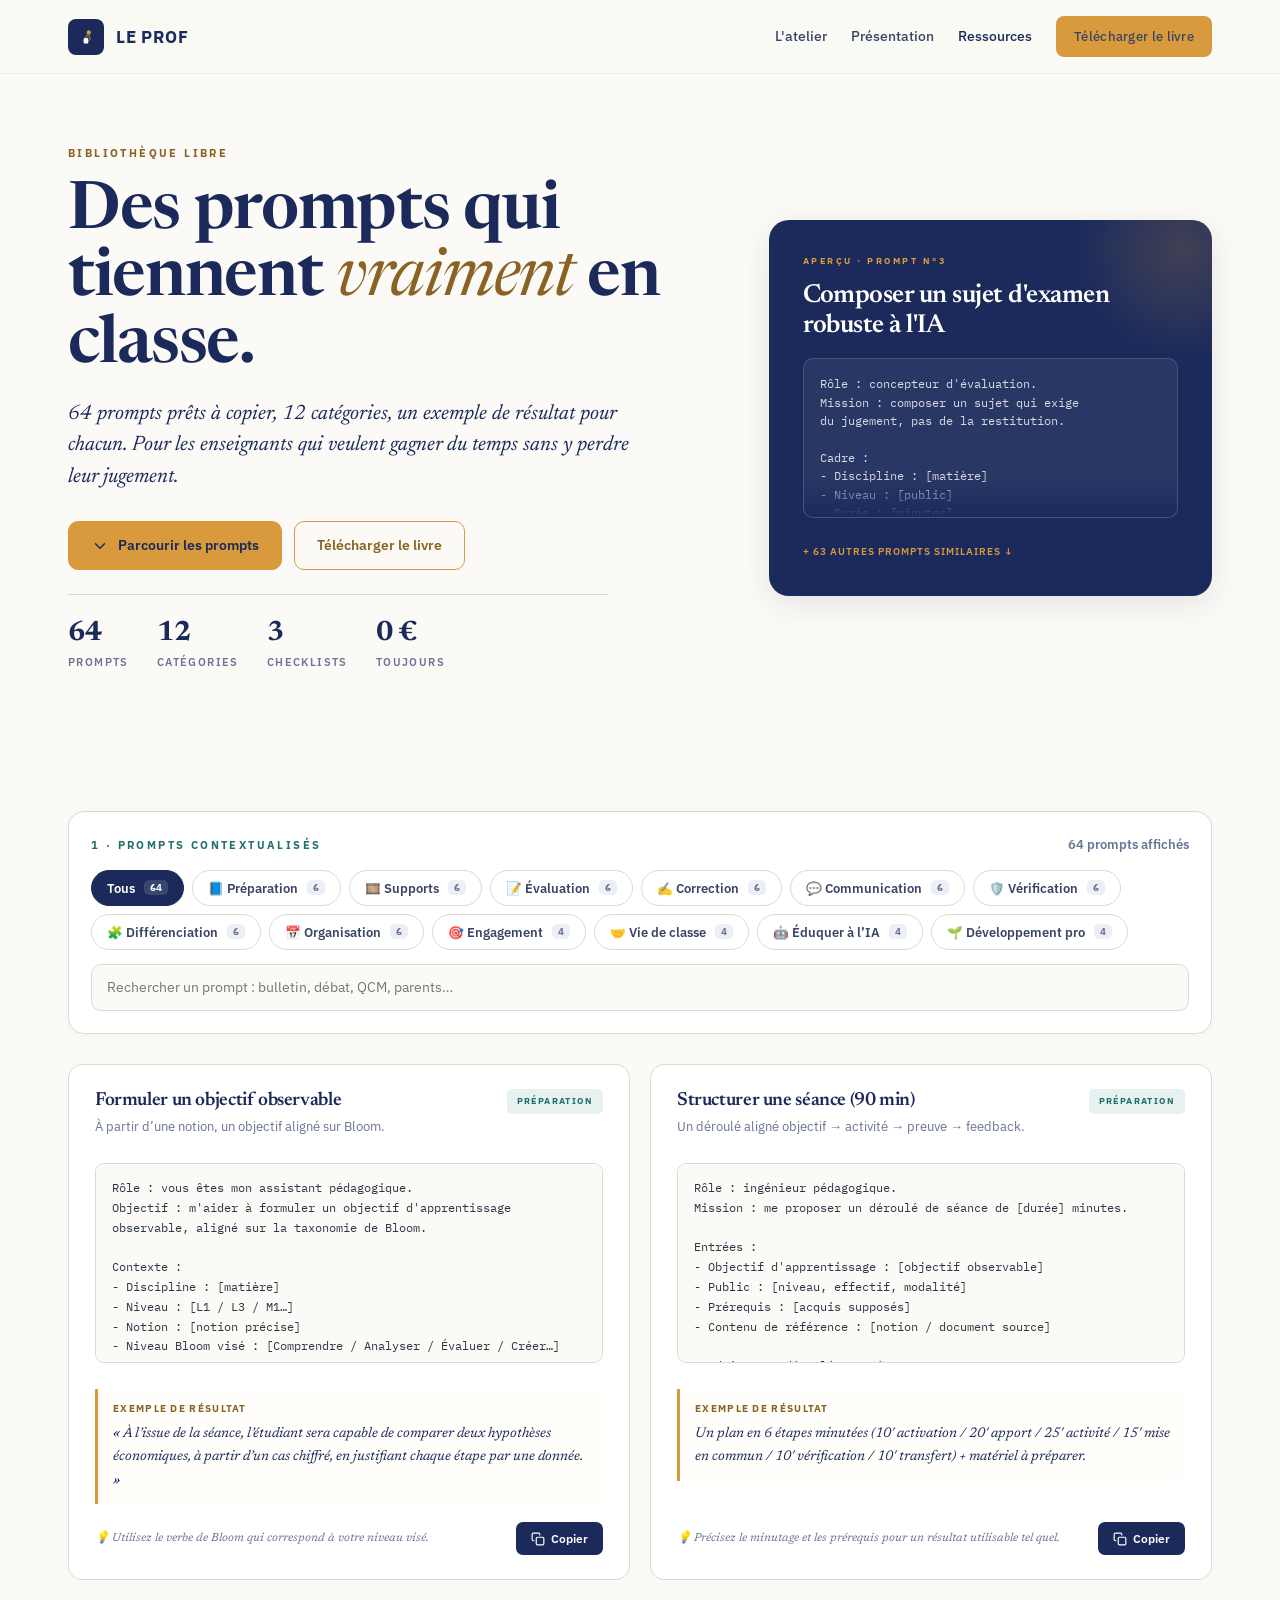
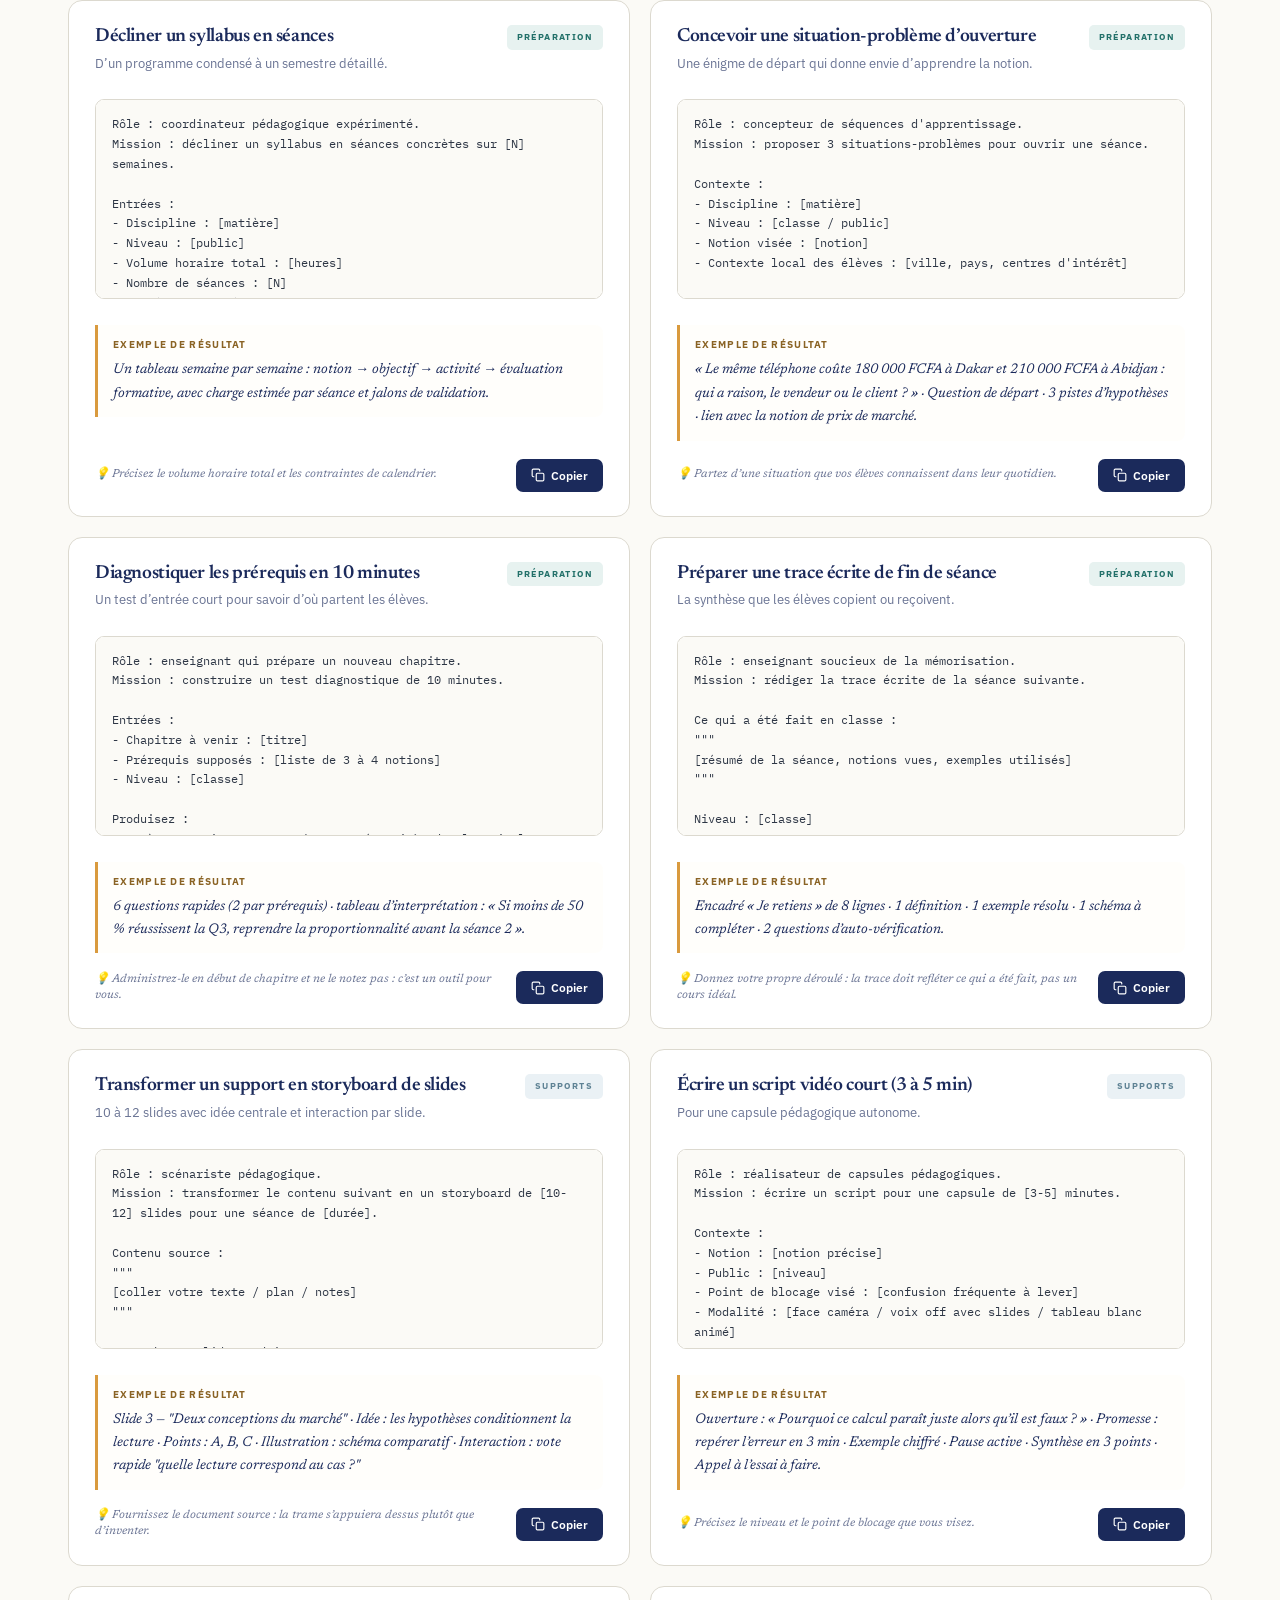
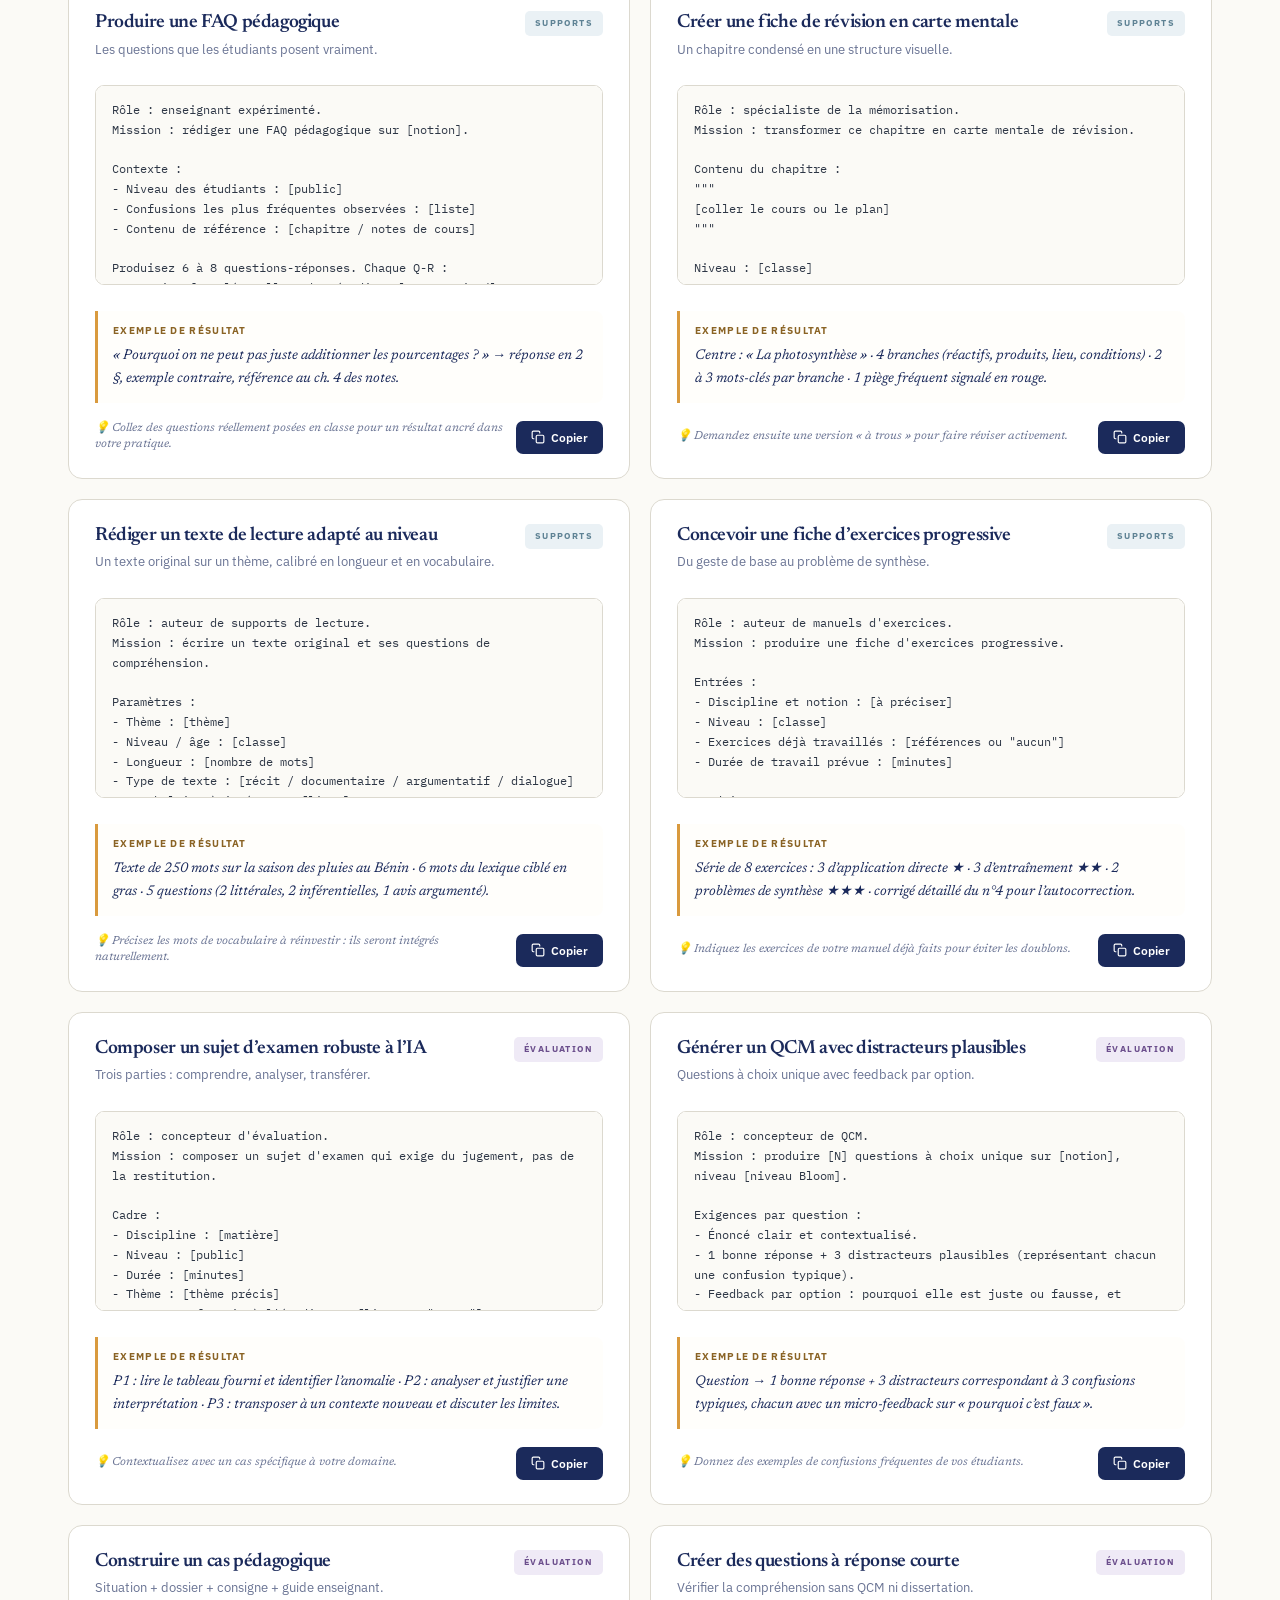
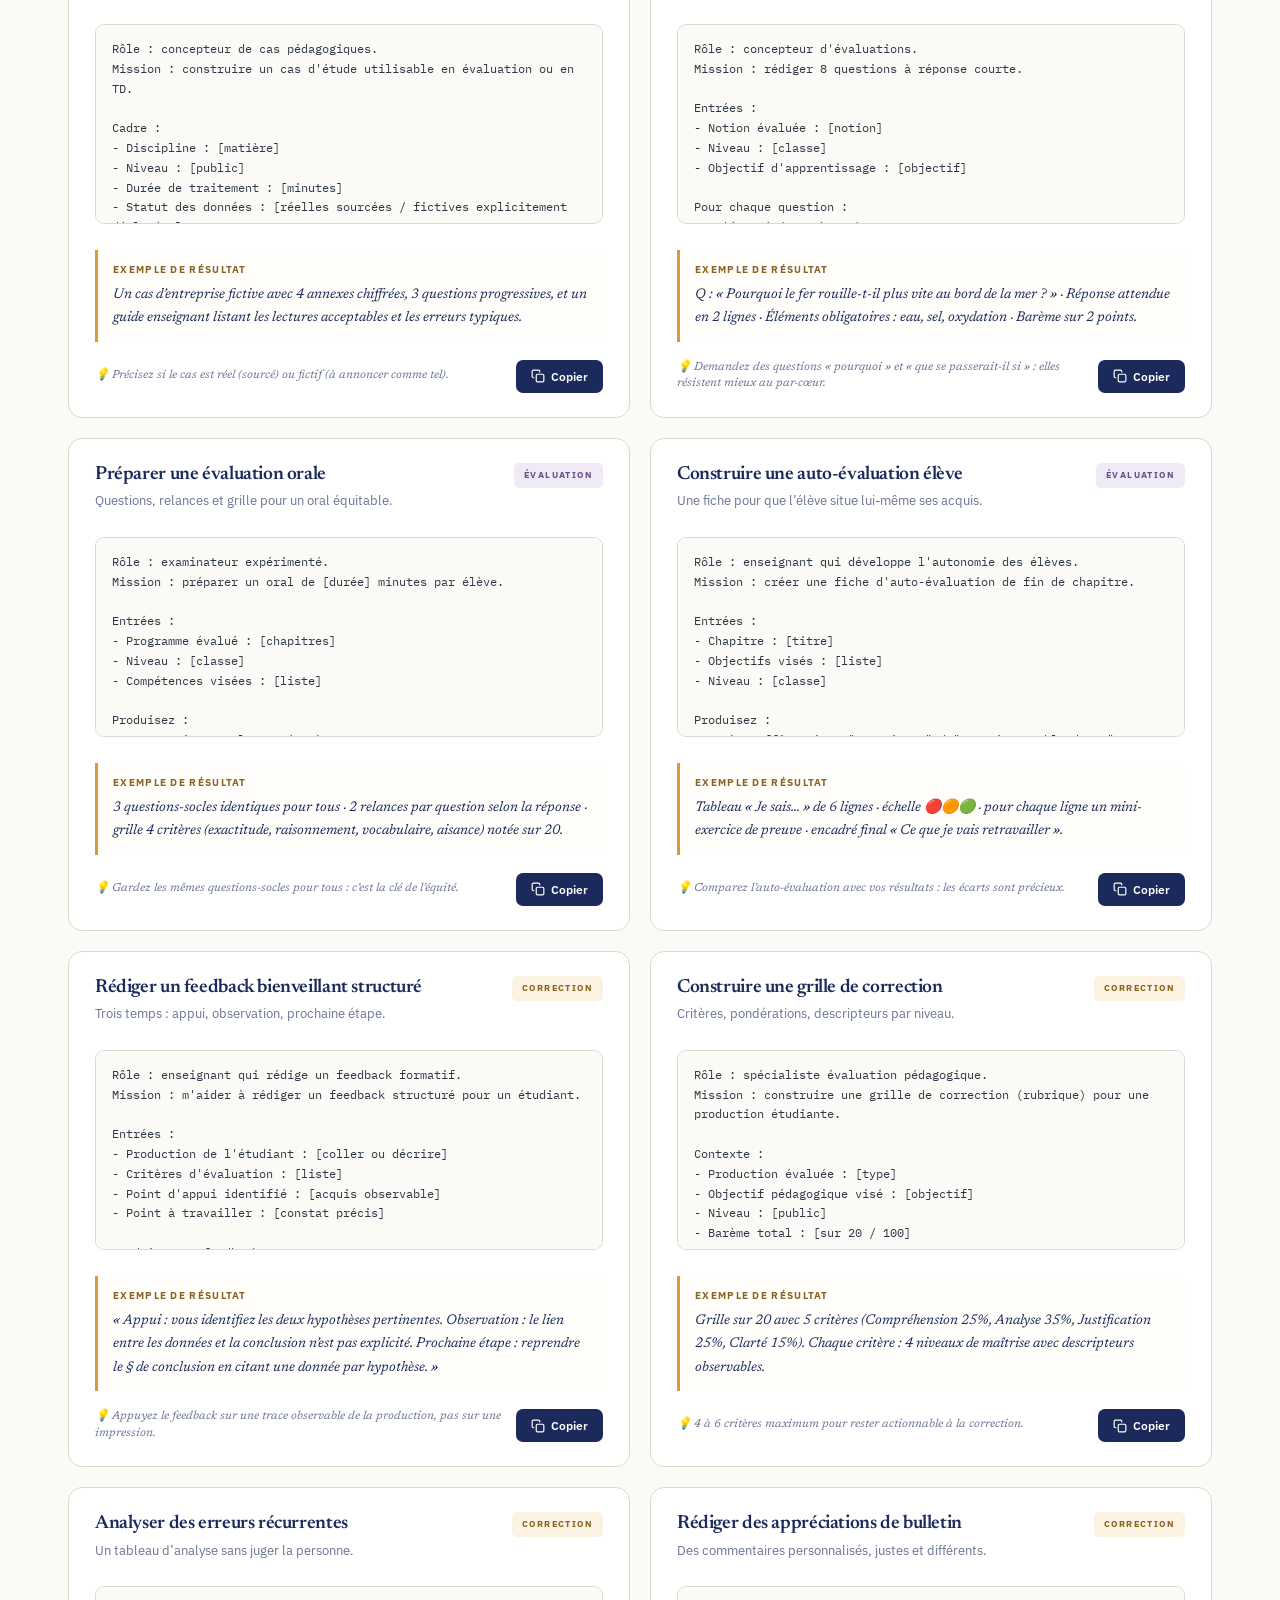
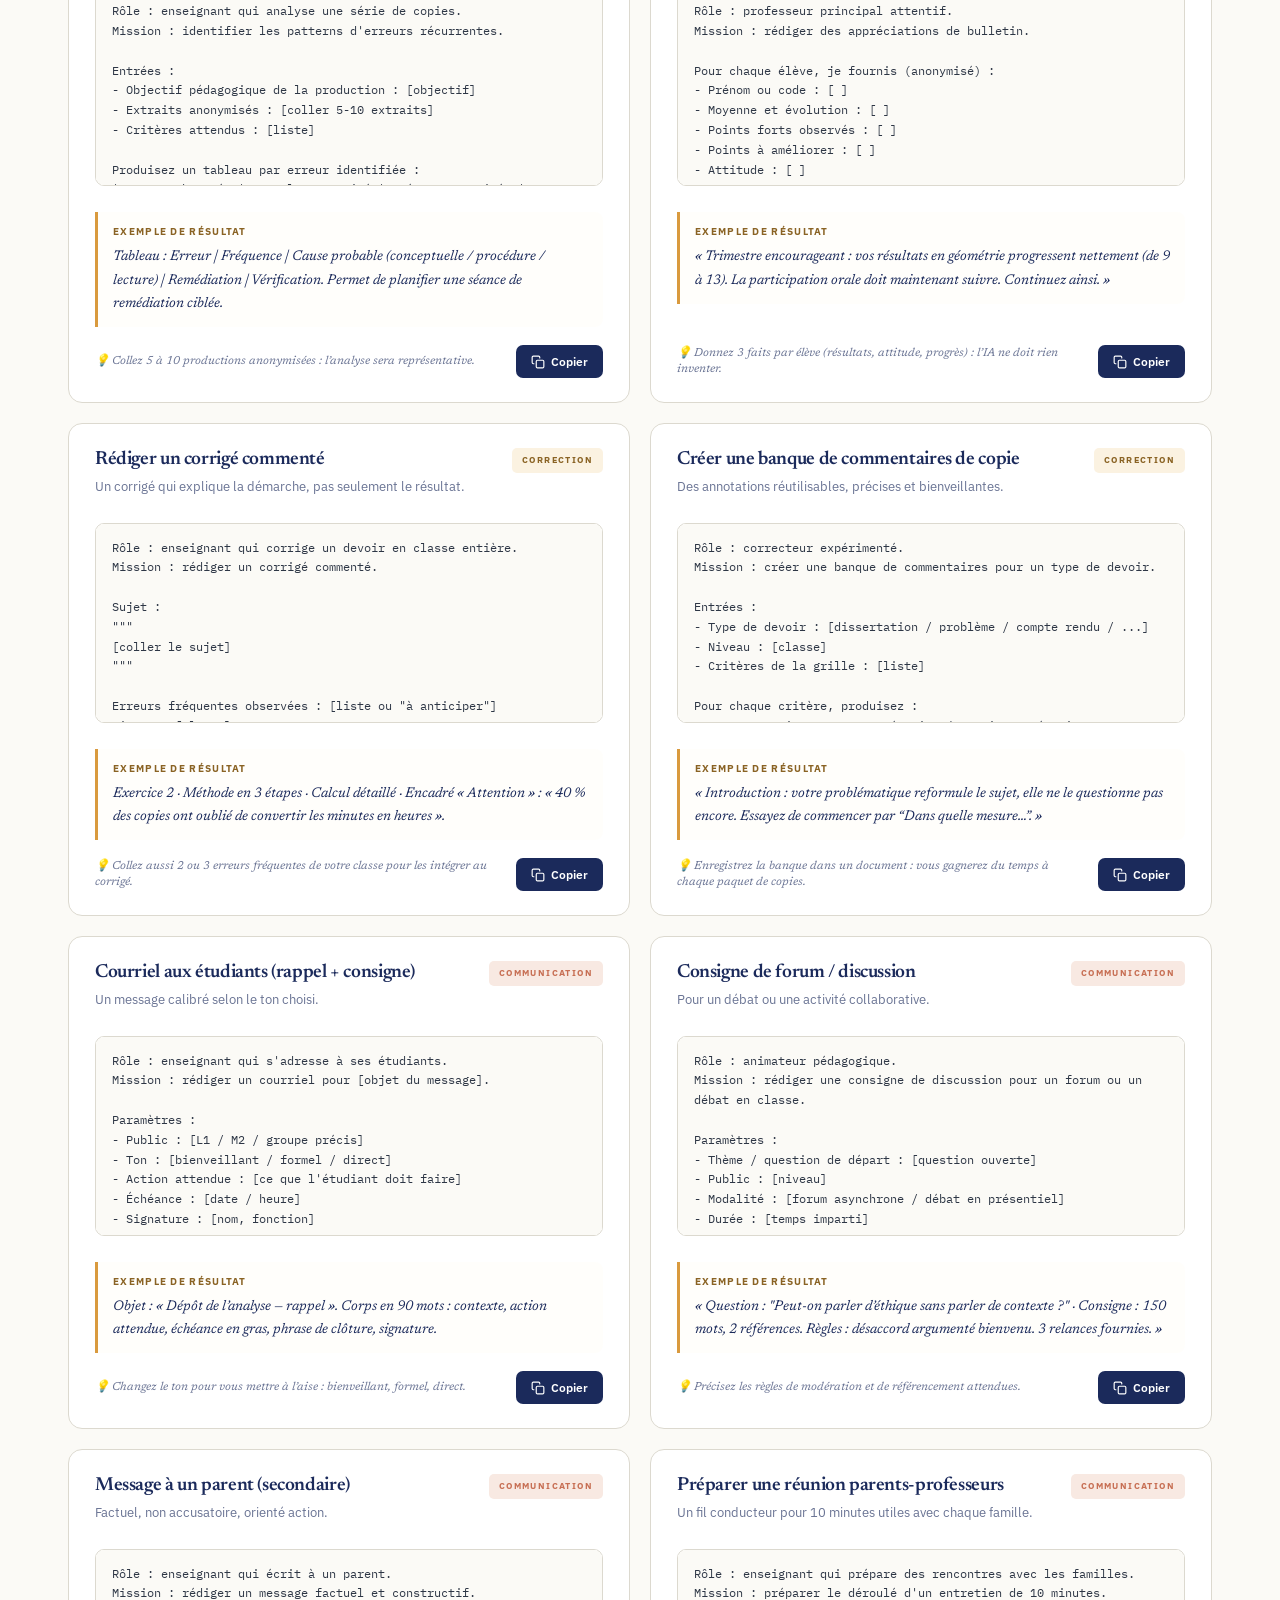
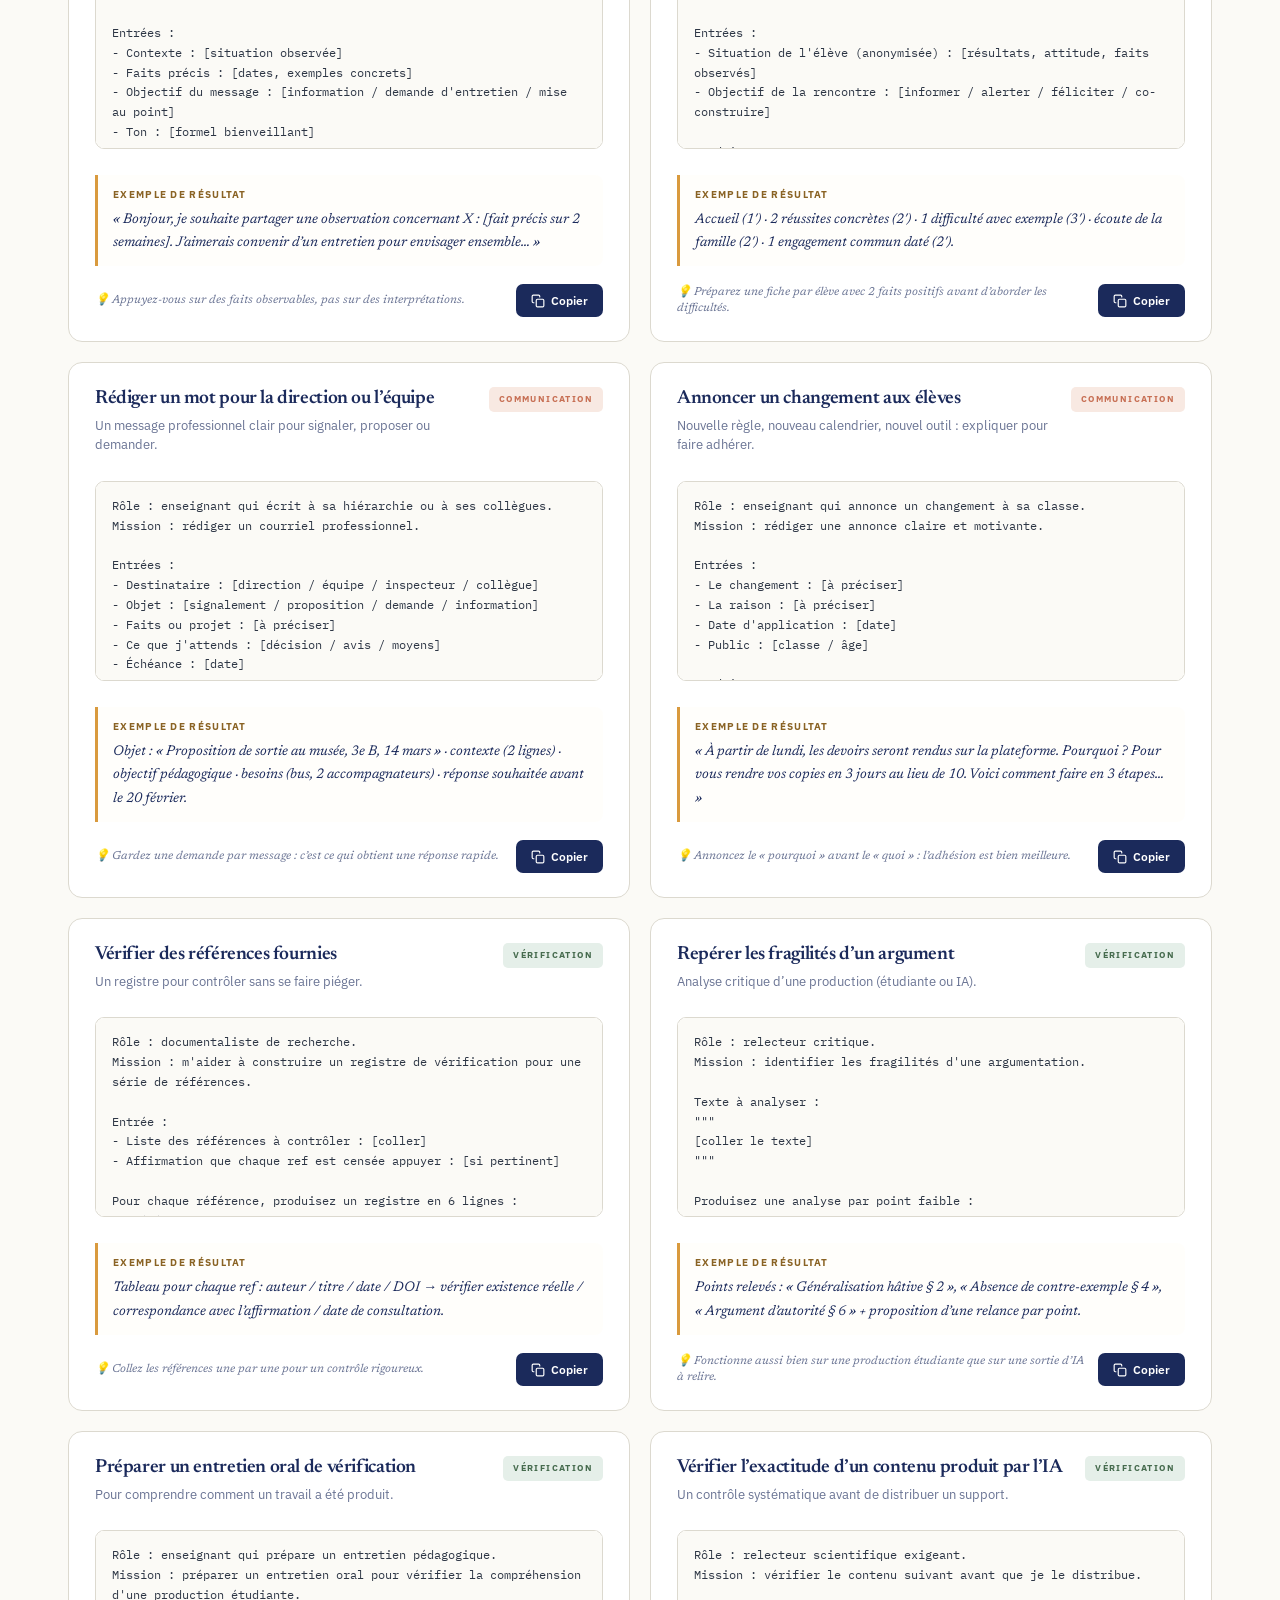
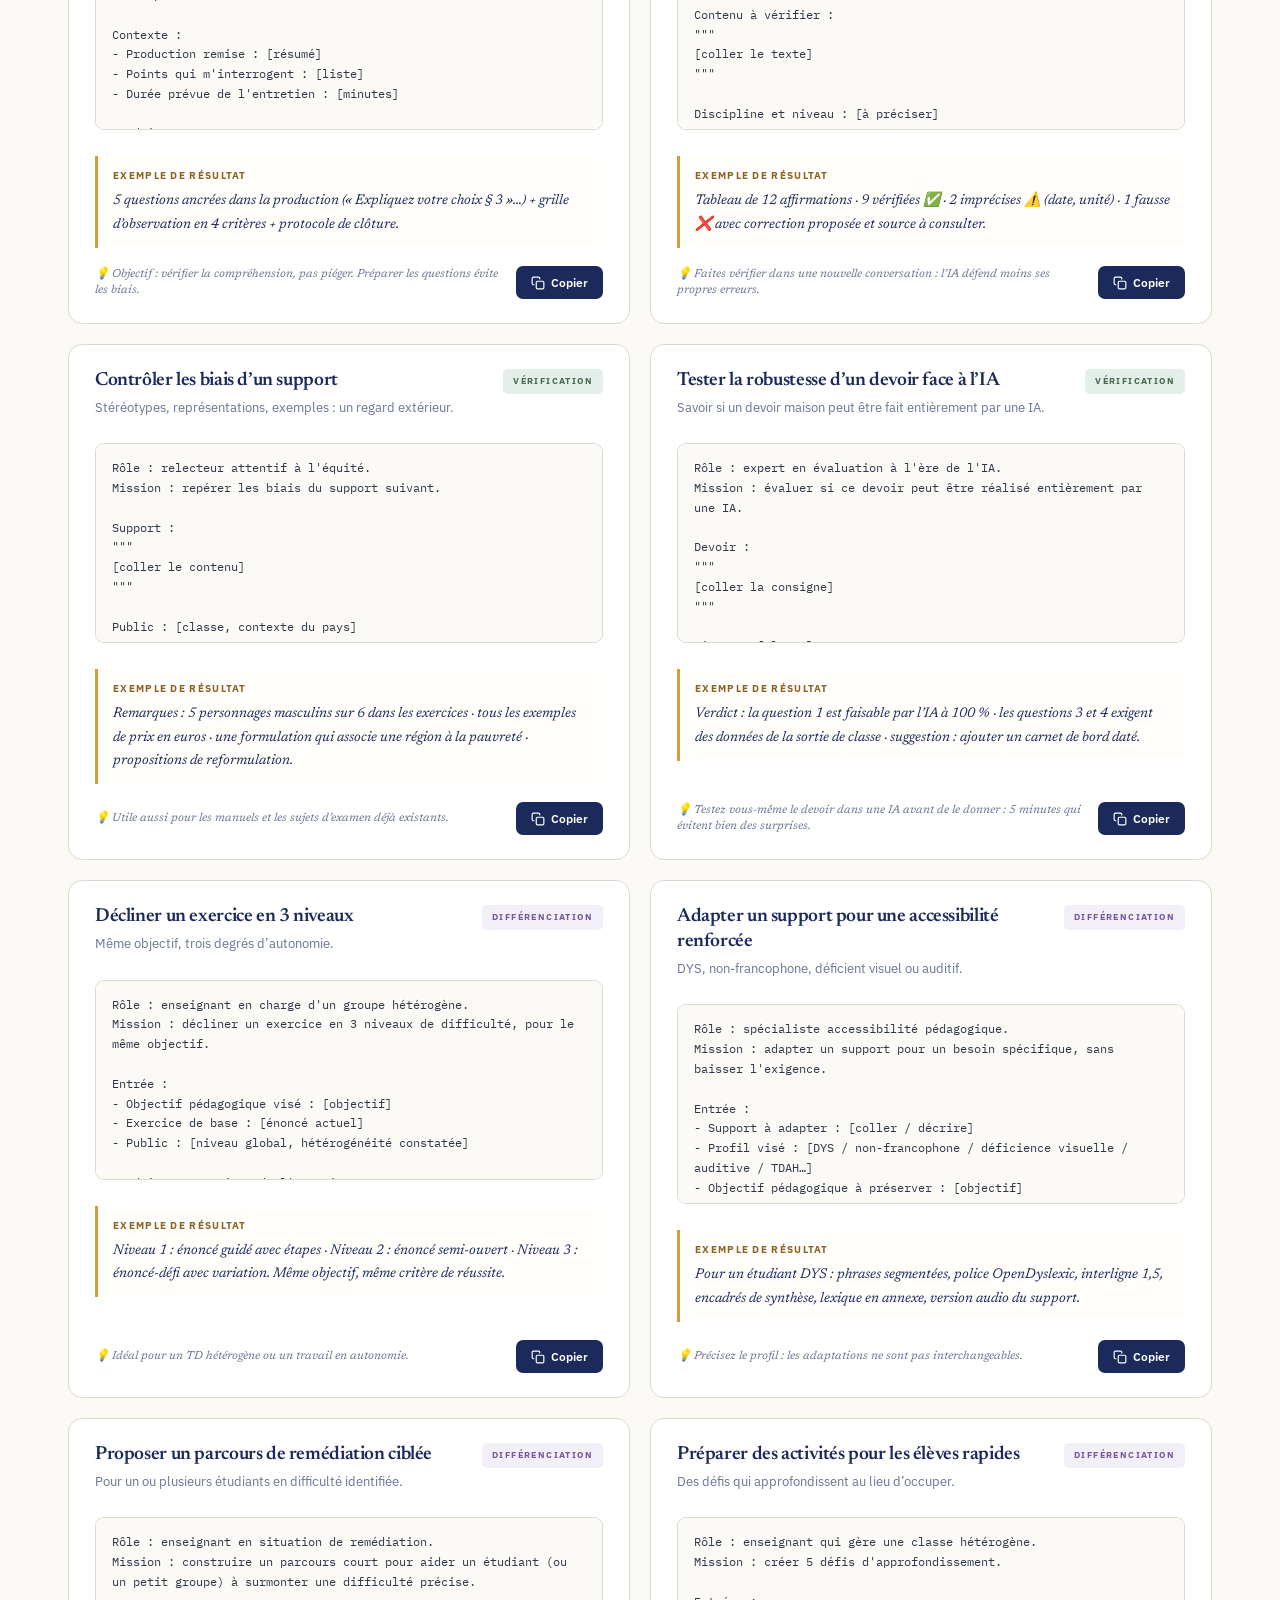
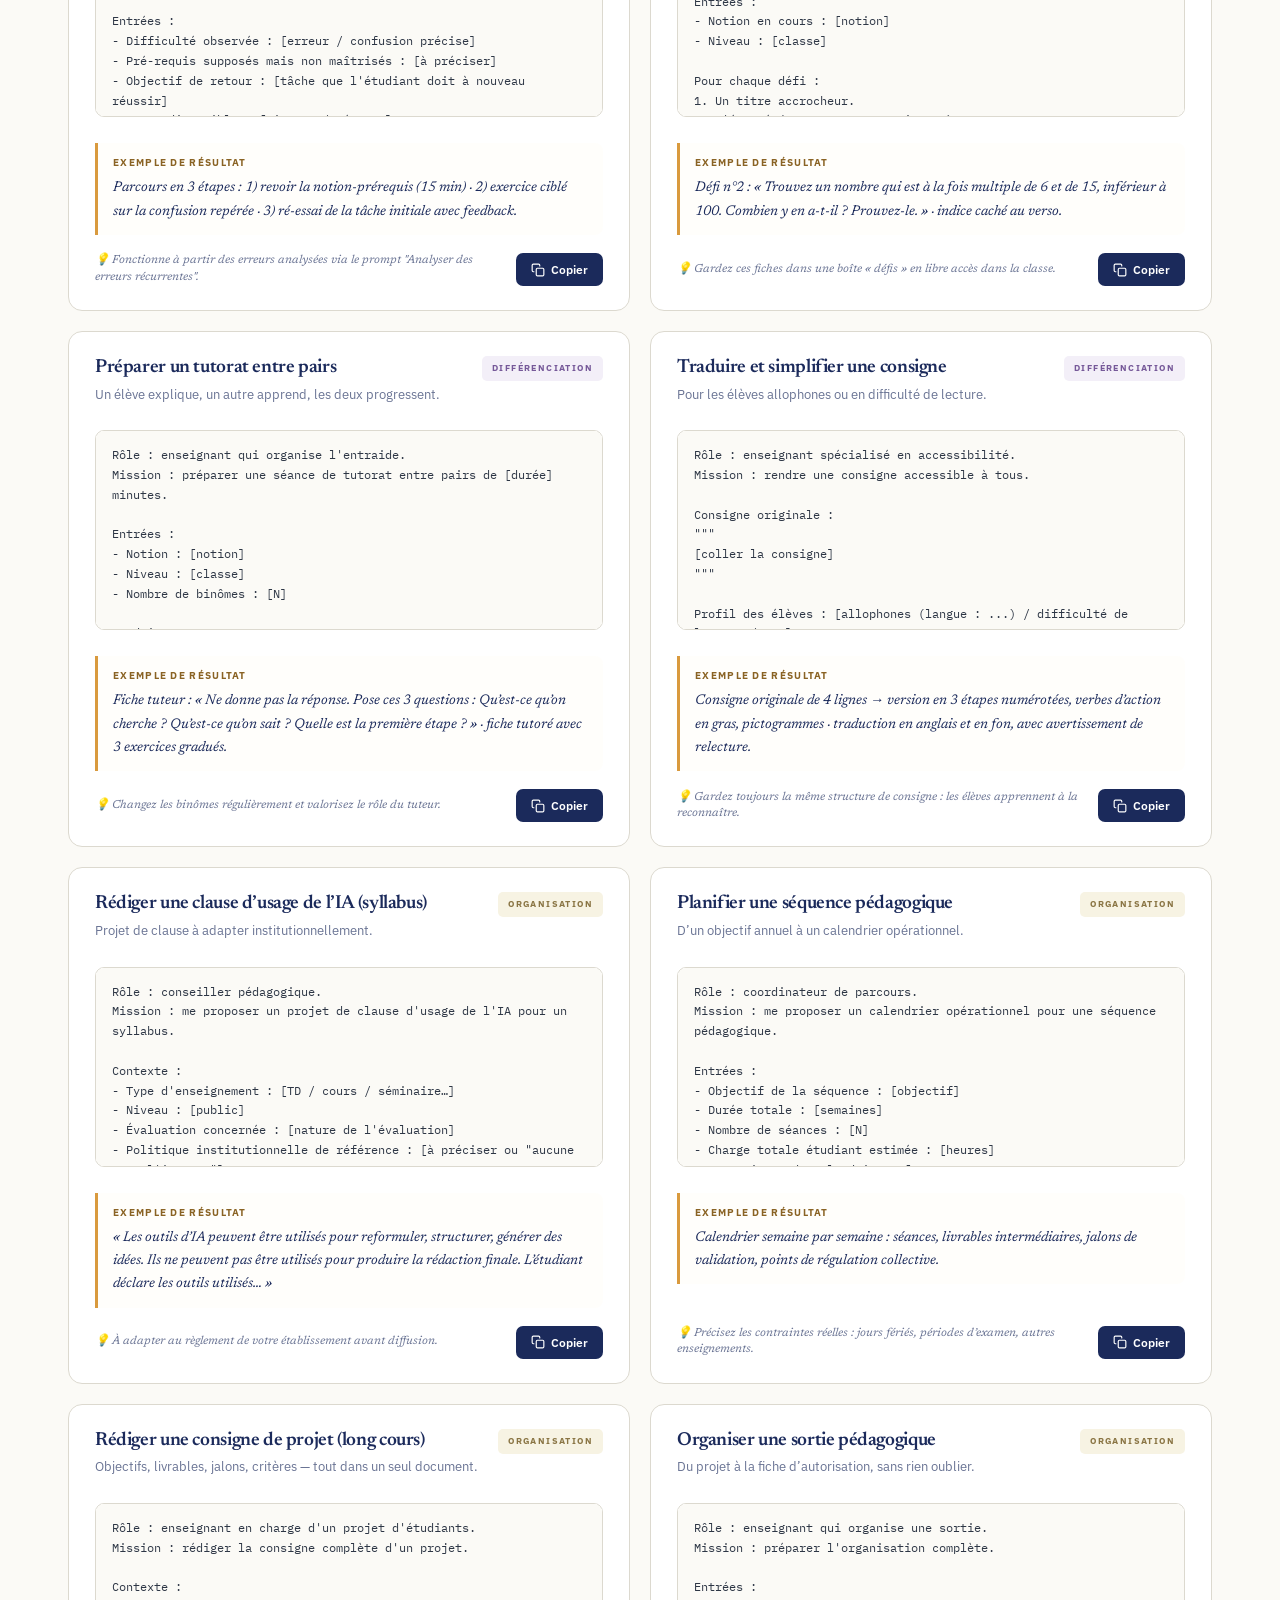
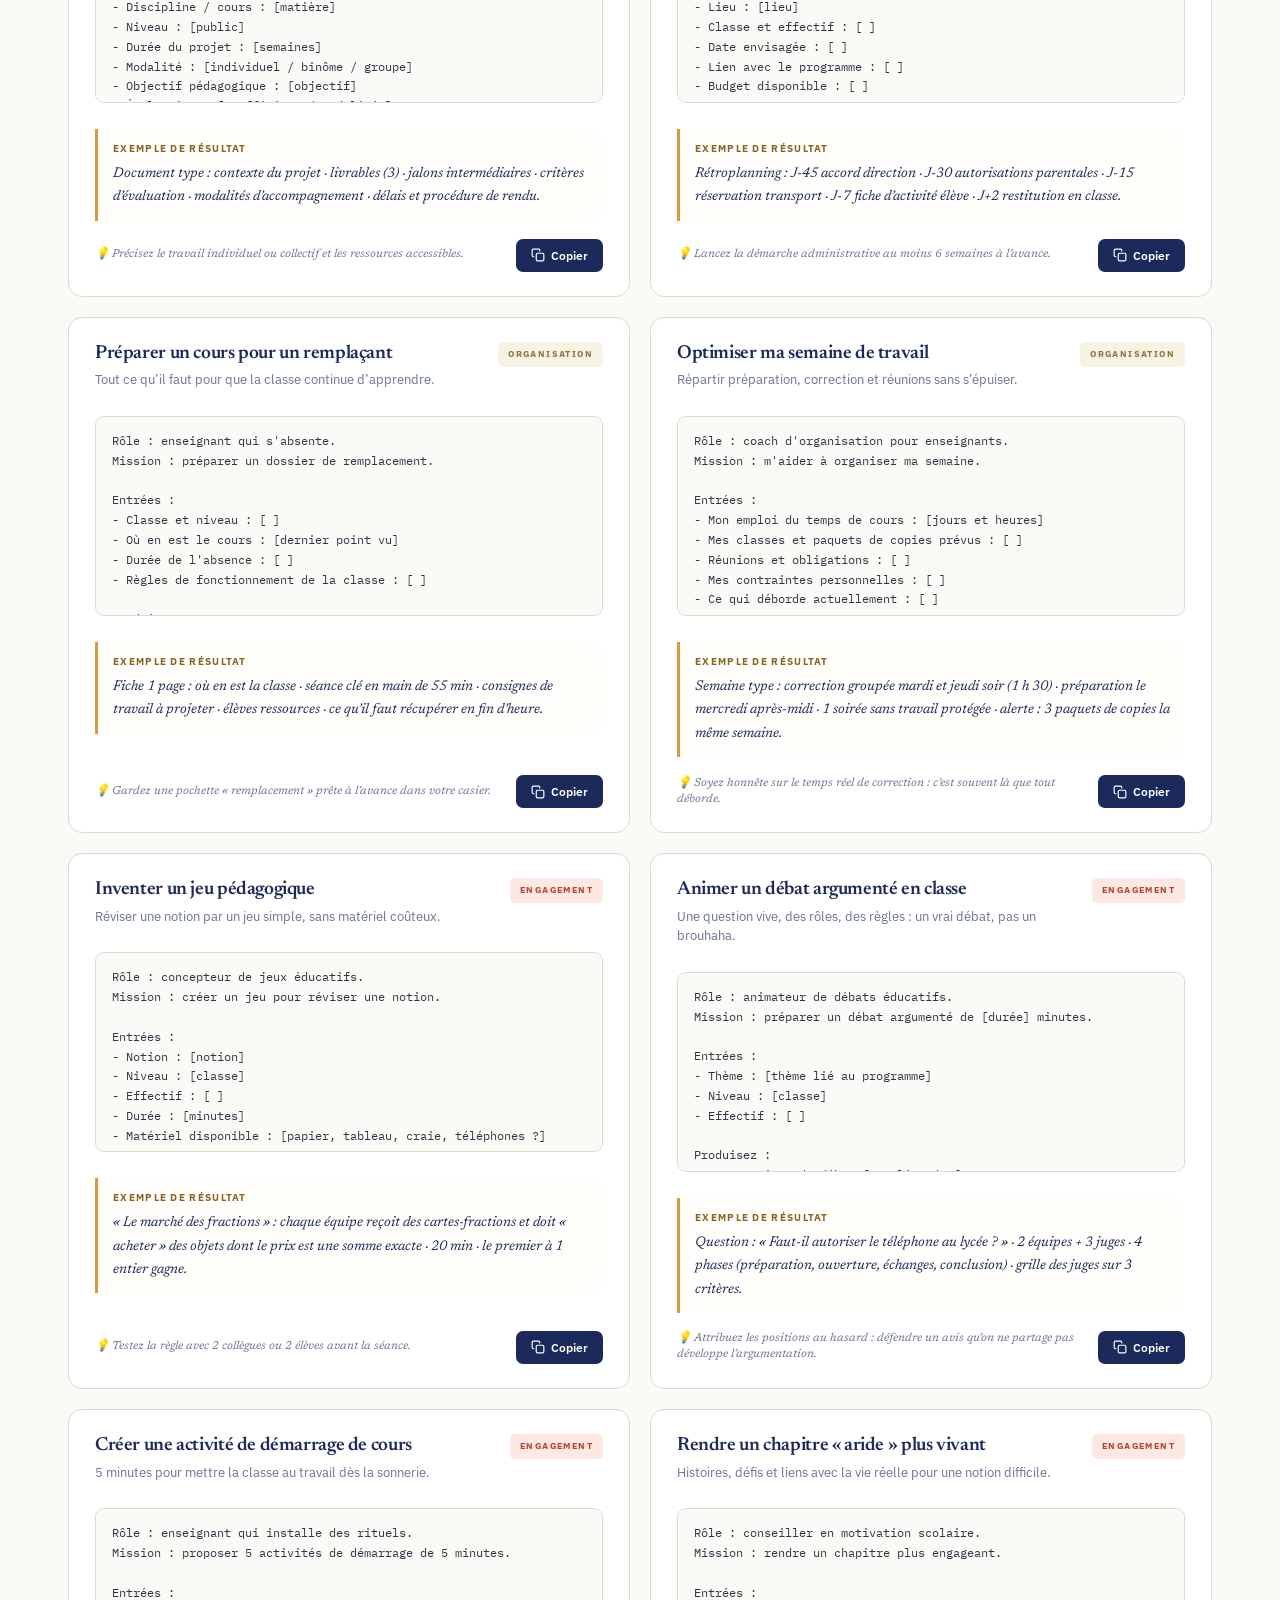
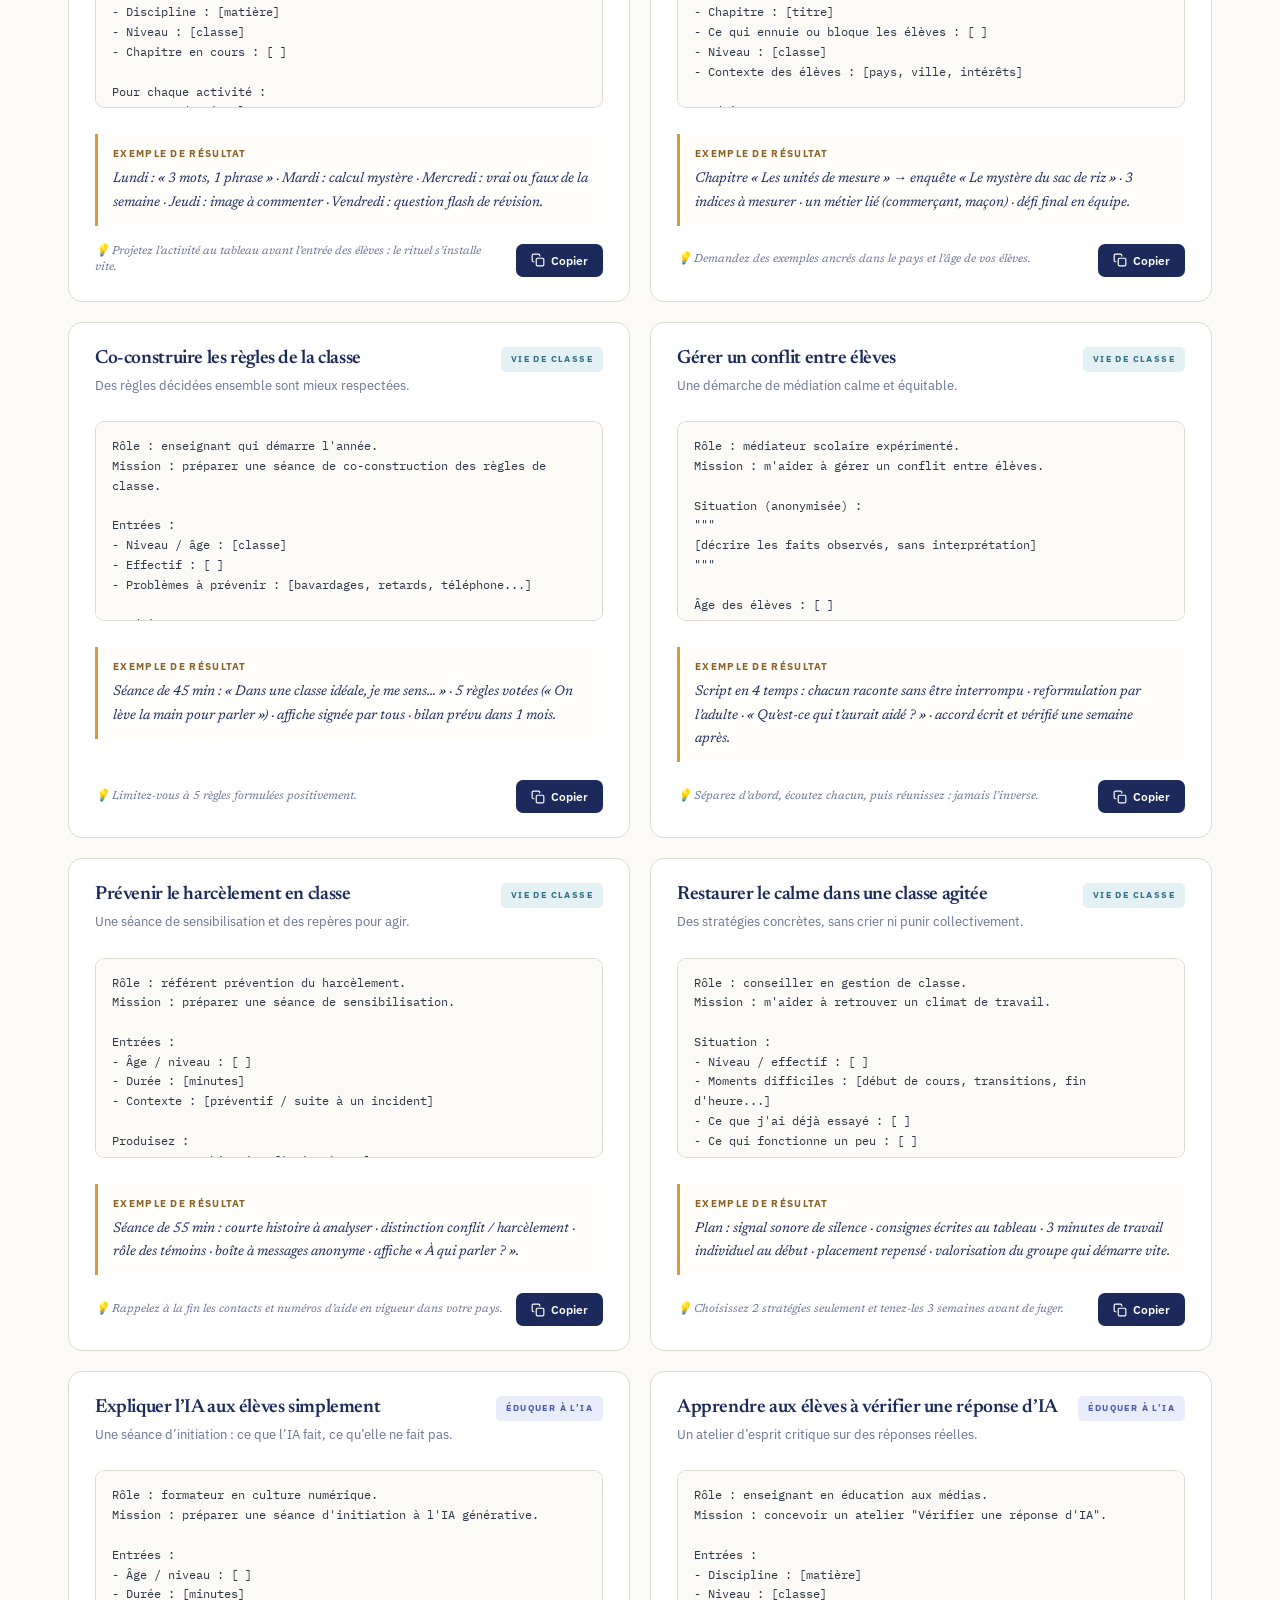
<file: ressources.html>
<!doctype html>
<html lang="fr">
<head>
<meta charset="utf-8">
<meta name="viewport" content="width=device-width, initial-scale=1">
<meta name="theme-color" content="#1b2a5b">
<meta name="description" content="LE PROF · 64 prompts prêts à copier, 3 checklists imprimables, modèles. Libres et classés par usage.">
<meta property="og:title" content="LE PROF — 64 prompts libres pour les enseignants">
<meta property="og:description" content="Prompts prêts à copier, avec exemples. Pour les enseignants qui veulent garder la main sur l'IA.">
<meta property="og:type" content="website">
<link rel="icon" type="image/svg+xml" href="favicon.svg">
<link rel="stylesheet" href="assets/fonts.css">
<title>LE PROF · 64 prompts libres pour enseignants</title>
<style>
:root{
  --navy:#1b2a5b;--navy-2:#2a3c72;--navy-soft:#edeff6;
  --gold:#d99a3e;--gold-2:#c4862f;--gold-soft:#fbf2e1;--gold-deep:#8a6324;
  --teal:#227069;--teal-2:#1b5d57;--teal-soft:#e7f2f0;
  --coral:#c76f54;--coral-soft:#f8e9e2;
  --plum:#6b4e8c;--plum-soft:#efeaf6;
  --ink:#16224a;--body:#3a4466;--muted:#6a7494;
  --cream:#f5f2ea;--cream-2:#fbfaf6;--paper:#fff;--line:#dcd9cf;
  --radius:14px;
  --serif:'Newsreader',Georgia,'Times New Roman',serif;
  --sans:'IBM Plex Sans',-apple-system,'Segoe UI',Arial,sans-serif;
  --mono:'IBM Plex Mono',ui-monospace,SFMono-Regular,Consolas,monospace;
  --shadow-sm:0 2px 10px #1b2a5b0a;--shadow:0 8px 32px #1b2a5b1a;
}
*{box-sizing:border-box}
body{margin:0;background:var(--cream-2);color:var(--body);font-family:var(--sans);font-size:16px;line-height:1.65;-webkit-font-smoothing:antialiased}
h1,h2,h3,h4,p{margin:0}
h1,h2,h3,h4{font-family:var(--serif);color:var(--navy);letter-spacing:-.02em;font-variation-settings:normal}
h1{font-size:clamp(42px,6vw,66px);line-height:1.02;font-weight:600;letter-spacing:-.02em;font-variation-settings:normal}
h2{font-size:clamp(28px,3.5vw,40px);line-height:1.1;font-weight:600;letter-spacing:-.025em}
h3{font-size:19px;line-height:1.3;font-weight:600}
h4{font-size:15px;font-weight:600}
p{line-height:1.7}
a{color:var(--teal);text-decoration:none;transition:color .15s}
a:hover{color:var(--navy)}
a:focus-visible,button:focus-visible{outline:3px solid var(--gold);outline-offset:3px;border-radius:4px}
.wrap{max-width:1200px;margin:0 auto;padding:0 28px}
.eyebrow{font-size:11px;letter-spacing:2.4px;font-weight:700;color:var(--teal);text-transform:uppercase}
.eyebrow.gold{color:var(--gold-deep)}
.eyebrow.coral{color:var(--coral)}
.gold-rule{width:52px;height:3px;background:var(--gold);display:block;border-radius:2px;margin:16px 0}
.serif-italic{font-family:var(--serif);font-style:italic;font-weight:400}

/* NAV */
.nav{position:sticky;top:0;z-index:30;background:#fbfaf6cc;backdrop-filter:blur(14px);border-bottom:1px solid #dcd9cf66}
.nav-inner{display:flex;align-items:center;justify-content:space-between;padding:16px 28px;max-width:1200px;margin:0 auto}
.brand{display:flex;white-space:nowrap;align-items:center;gap:12px;font-weight:700;color:var(--navy);text-decoration:none;font-size:17px;letter-spacing:.8px}
.brand-mark{width:36px;height:36px;background:var(--navy);border-radius:8px;display:grid;place-items:center}
.brand-mark svg{width:22px;height:22px}
.nav-links{display:flex;gap:24px;align-items:center;font-size:14px}
.nav-links a{color:var(--body);font-weight:500}
.nav-links a:hover,.nav-links a.active{color:var(--navy)}
.nav-cta{background:var(--gold);color:var(--navy);padding:10px 18px;border-radius:8px;font-size:13px;font-weight:700;letter-spacing:.3px}
.nav-cta:hover{background:var(--gold-2);color:var(--navy)}

/* BUTTONS — varied palette */
.btn{display:inline-flex;align-items:center;gap:9px;padding:12px 22px;border-radius:10px;font-size:14px;font-weight:600;text-decoration:none;border:1.5px solid transparent;transition:all .18s;cursor:pointer;font-family:inherit}
.btn:hover{transform:translateY(-1px);box-shadow:var(--shadow-sm)}
.btn.gold{background:var(--gold);color:var(--navy);border-color:var(--gold)}
.btn.gold:hover{background:var(--gold-2);border-color:var(--gold-2)}
.btn.navy{background:var(--navy);color:#fff;border-color:var(--navy)}
.btn.navy:hover{background:var(--navy-2)}
.btn.teal{background:var(--teal);color:#fff;border-color:var(--teal)}
.btn.teal:hover{background:var(--teal-2)}
.btn.outline{background:transparent;color:var(--navy);border-color:var(--navy)}
.btn.outline:hover{background:var(--navy);color:#fff}
.btn.outline-gold{background:transparent;color:var(--gold-deep);border-color:var(--gold)}
.btn.outline-gold:hover{background:var(--gold);color:var(--navy)}
.btn.small{padding:8px 14px;font-size:12px}
.btn.ghost{background:transparent;color:var(--teal);border-color:transparent;padding-left:0}
.btn.ghost:hover{color:var(--navy);transform:none;box-shadow:none}

/* HERO */
.hero{padding:70px 0 50px;position:relative}
.hero-grid{display:grid;grid-template-columns:1.3fr .9fr;gap:60px;align-items:center}
.hero-copy .eyebrow{margin-bottom:16px;display:block}
.hero h1{margin-bottom:18px}
.hero h1 em{font-style:italic;color:var(--gold-deep);font-weight:400;font-variation-settings:normal}
.hero .lead{font-family:var(--serif);font-style:italic;font-size:21px;color:var(--navy);line-height:1.5;margin-bottom:28px;font-weight:400;max-width:580px}
.hero-ctas{display:flex;gap:12px;flex-wrap:wrap;margin-bottom:24px}
.hero-stats{display:flex;gap:28px;flex-wrap:wrap;padding-top:24px;border-top:1px solid var(--line);max-width:540px}
.stat{display:flex;flex-direction:column;gap:2px}
.stat-num{font-family:var(--serif);font-size:28px;color:var(--navy);font-weight:700;line-height:1;font-variation-settings:normal}
.stat-lbl{font-size:11px;color:var(--muted);letter-spacing:1.4px;font-weight:600;text-transform:uppercase;margin-top:4px}

/* HERO ILLUSTRATION */
.hero-illus{background:var(--navy);border-radius:20px;padding:34px;color:#fff;position:relative;overflow:hidden;box-shadow:var(--shadow)}
.hero-illus:before{content:'';position:absolute;top:-80px;right:-80px;width:220px;height:220px;background:radial-gradient(circle,#d99a3e33,transparent 70%)}
.hero-illus .ill-eyebrow{font-size:9px;letter-spacing:2.5px;color:var(--gold);font-weight:700;text-transform:uppercase;margin-bottom:14px}
.hero-illus .ill-title{font-family:var(--serif);font-size:26px;font-weight:600;line-height:1.15;margin-bottom:16px;letter-spacing:-.02em}
.hero-illus .ill-sample{background:#ffffff10;border:1px solid #ffffff22;border-radius:10px;padding:16px;font-family:var(--mono);font-size:11.5px;line-height:1.6;color:#ffffffd0;max-height:160px;overflow:hidden;position:relative}
.hero-illus .ill-sample:after{content:'';position:absolute;bottom:0;left:0;right:0;height:40px;background:linear-gradient(to bottom,transparent,#1b2a5b)}
.hero-illus .ill-tag{display:inline-block;margin-top:14px;font-size:10px;color:var(--gold);font-weight:600;letter-spacing:1px;text-transform:uppercase}

/* CATEGORIES */
.cat-nav{background:#fff;border:1px solid var(--line);border-radius:16px;padding:22px;margin:40px 0 30px;box-shadow:var(--shadow-sm)}
.cat-nav-head{display:flex;align-items:center;justify-content:space-between;margin-bottom:14px;gap:12px;flex-wrap:wrap}
.cat-nav-head .eyebrow{display:inline-block}
.cat-nav-head .counter{font-size:13px;color:var(--muted);font-weight:600}
.cat-chips{display:flex;flex-wrap:wrap;gap:8px}
.cat-chip{padding:9px 15px;border-radius:999px;border:1.5px solid var(--line);background:#fff;font-weight:600;font-size:12.5px;color:var(--body);cursor:pointer;transition:all .15s;font-family:inherit;display:inline-flex;align-items:center;gap:7px}
.cat-chip:hover{border-color:var(--navy)}
.cat-chip.active{background:var(--navy);color:#fff;border-color:var(--navy)}
.cat-chip .dot{width:7px;height:7px;border-radius:50%;background:var(--teal)}
.cat-chip.active .dot{background:var(--gold)}
.cat-chip .count{font-size:10px;background:var(--navy-soft);padding:1px 6px;border-radius:5px;color:var(--muted);font-weight:700;margin-left:2px}
.cat-chip.active .count{background:#ffffff22;color:#fff}

/* SECTIONS */
section{padding:50px 0}
section.alt{background:var(--cream)}
.section-head{text-align:center;margin-bottom:36px}
.section-head h2{margin-top:12px}
.section-head .lead{font-size:16px;color:var(--muted);max-width:620px;margin:14px auto 0;line-height:1.6}
.section-head .gold-rule{margin:18px auto}

/* PROMPTS */
.prompts-grid{display:grid;grid-template-columns:repeat(2,1fr);gap:20px}
.prompt-card{background:#fff;border:1px solid var(--line);border-radius:var(--radius);padding:24px 26px;transition:border-color .2s,box-shadow .2s;display:flex;flex-direction:column;gap:14px;position:relative}
.prompt-card:hover{border-color:var(--gold);box-shadow:var(--shadow-sm)}
.prompt-head{display:flex;align-items:flex-start;justify-content:space-between;gap:14px}
.prompt-head .ptitle{flex:1}
.prompt-head h3{margin-bottom:4px}
.prompt-head .psub{font-size:13px;color:var(--muted);line-height:1.5}
.prompt-tag{font-size:9px;letter-spacing:1.4px;font-weight:700;padding:5px 10px;border-radius:5px;text-transform:uppercase;white-space:nowrap}
.prompt-tag.cat-cours{background:var(--teal-soft);color:var(--teal)}
.prompt-tag.cat-supports{background:#eaf1f5;color:#5e8294}
.prompt-tag.cat-evaluation{background:var(--plum-soft);color:var(--plum)}
.prompt-tag.cat-correction{background:var(--gold-soft);color:var(--gold-deep)}
.prompt-tag.cat-communication{background:var(--coral-soft);color:var(--coral)}
.prompt-tag.cat-verification{background:#e5efe9;color:#466b4e}
.prompt-tag.cat-differenciation{background:#f3eff8;color:#765999}
.prompt-tag.cat-organisation{background:#f7f3e3;color:#8a7544}
.prompt-tag.cat-engagement{background:#fde8e4;color:#b8452e}
.prompt-tag.cat-classe{background:#e3f1f4;color:#2f7184}
.prompt-tag.cat-ia{background:#e8ecfb;color:#4a5bb0}
.prompt-tag.cat-pro{background:#eef5e1;color:#5d7a2a}
.prompt-search{width:100%;margin-top:14px;padding:11px 15px;border:1.5px solid var(--line);border-radius:10px;font:inherit;font-size:14px;background:var(--cream-2);color:var(--body)}
.prompt-search:focus{outline:none;border-color:var(--gold);background:#fff}
.prompts-empty{grid-column:1/-1;text-align:center;color:var(--muted);padding:30px;font-style:italic}
.prompt-body{background:var(--cream-2);border:1px solid var(--line);border-radius:9px;padding:14px 16px;font-family:var(--mono);font-size:12px;line-height:1.65;color:#2d3645;white-space:pre-wrap;max-height:200px;overflow:auto}
.prompt-body::-webkit-scrollbar{width:7px}
.prompt-body::-webkit-scrollbar-thumb{background:#c9c7bd;border-radius:4px}
.prompt-example{background:#fbf2e122;border-left:3px solid var(--gold);border-radius:0 8px 8px 0;padding:12px 15px;font-size:12.5px;color:#5e5240;line-height:1.6}
.prompt-example strong{color:var(--gold-deep);font-weight:700;letter-spacing:.3px;font-size:10px;text-transform:uppercase;letter-spacing:1.3px;display:block;margin-bottom:5px;font-family:var(--sans)}
.prompt-example em{font-family:var(--serif);font-style:italic;font-size:14px;color:var(--navy)}
.prompt-foot{display:flex;align-items:center;justify-content:space-between;gap:12px;margin-top:auto;padding-top:4px}
.prompt-tip{font-size:11.5px;color:var(--muted);font-family:var(--serif);font-style:italic;flex:1;line-height:1.4}
.copy-btn{background:var(--navy);color:#fff;padding:9px 15px;border-radius:7px;font-size:12px;font-weight:600;border:0;cursor:pointer;font-family:inherit;display:inline-flex;align-items:center;gap:6px;transition:all .15s}
.copy-btn:hover{background:var(--navy-2);transform:translateY(-1px)}
.copy-btn.copied{background:var(--teal)}

/* CHECKLISTS */
.checklists-grid{display:grid;grid-template-columns:repeat(3,1fr);gap:22px}
.checklist-card{background:#fff;border:1px solid var(--line);border-radius:var(--radius);padding:28px 26px;transition:all .2s;position:relative}
.checklist-card:nth-child(1){border-top:4px solid var(--teal)}
.checklist-card:nth-child(2){border-top:4px solid var(--gold)}
.checklist-card:nth-child(3){border-top:4px solid var(--coral)}
.checklist-card:hover{transform:translateY(-3px);box-shadow:var(--shadow)}
.checklist-icon{width:46px;height:46px;background:var(--navy);color:var(--gold);border-radius:11px;display:grid;place-items:center;font-family:var(--serif);font-size:19px;font-weight:700;margin-bottom:16px}
.checklist-card:nth-child(1) .checklist-icon{background:var(--teal);color:#fff}
.checklist-card:nth-child(2) .checklist-icon{background:var(--gold);color:var(--navy)}
.checklist-card:nth-child(3) .checklist-icon{background:var(--coral);color:#fff}
.checklist-card h3{margin-bottom:8px}
.checklist-card .psub{font-size:14px;color:var(--muted);margin-bottom:16px;line-height:1.6}
.checklist-list{list-style:none;padding:0;margin:0 0 22px}
.checklist-list li{display:flex;gap:9px;align-items:flex-start;font-size:13px;line-height:1.55;color:var(--body);padding:5px 0}
.checklist-list li svg{color:var(--gold);flex-shrink:0;margin-top:2px}
.checklist-card:nth-child(1) .checklist-list li svg{color:var(--teal)}
.checklist-card:nth-child(3) .checklist-list li svg{color:var(--coral)}
.checklist-print{display:inline-flex;align-items:center;gap:7px;color:var(--teal);font-weight:600;font-size:13px;cursor:pointer;background:transparent;border:0;padding:0;font-family:inherit}
.checklist-print:hover{color:var(--navy)}

/* MODELES */
.models-grid{display:grid;grid-template-columns:repeat(2,1fr);gap:16px}
.model-row{background:#fff;border:1px solid var(--line);border-radius:12px;padding:20px 22px;display:flex;align-items:center;gap:18px;transition:all .15s}
.model-row:hover{border-color:var(--gold)}
.model-ext{width:48px;height:52px;background:var(--navy);color:var(--gold);border-radius:7px;display:grid;place-items:center;font-size:10px;font-weight:700;letter-spacing:.5px;font-family:var(--mono);flex-shrink:0}
.model-info{flex:1}
.model-info h4{font-size:15px;color:var(--navy);margin-bottom:3px}
.model-info p{font-size:12px;color:var(--muted);margin:0}

/* COMING */
.coming{background:linear-gradient(135deg,var(--navy),var(--navy-2));color:#fff;border-radius:16px;padding:40px 36px;margin-top:50px;text-align:center;position:relative;overflow:hidden}
.coming:before{content:'';position:absolute;top:-100px;right:-100px;width:280px;height:280px;background:radial-gradient(circle,#d99a3e22,transparent 70%)}
.coming h3{color:#fff;margin-bottom:10px;font-size:26px}
.coming p{color:#ffffffb3;max-width:540px;margin:0 auto 24px;font-size:15px}

/* FOOTER */
footer{background:var(--navy);color:#ffffffb3;padding:48px 0 32px;font-size:13px}
.footer-grid{display:flex;justify-content:space-between;align-items:center;flex-wrap:wrap;gap:20px}
.footer-brand{color:#fff;font-weight:700;letter-spacing:1px}
.footer-links a{color:#ffffffcc;margin-left:24px}
.footer-links a:hover{color:var(--gold)}
.footer-sub{text-align:center;margin-top:28px;padding-top:20px;border-top:1px solid #ffffff1a;color:#ffffff80;font-size:12px}

/* TOAST */
.toast{position:fixed;bottom:24px;left:50%;transform:translateX(-50%) translateY(80px);background:var(--teal);color:#fff;padding:12px 22px;border-radius:10px;font-size:13px;font-weight:600;box-shadow:var(--shadow);opacity:0;transition:all .3s;z-index:100}
.toast.show{opacity:1;transform:translateX(-50%) translateY(0)}

.hidden{display:none!important}

@media(max-width:900px){
  .hero-grid{grid-template-columns:1fr;gap:40px}
  .prompts-grid,.checklists-grid,.models-grid{grid-template-columns:1fr}
  .nav-links a:not(.nav-cta):not(.active){display:none}
}
@media(max-width:560px){
  section{padding:40px 0}
  .wrap{padding:0 20px}
  .prompt-body{font-size:11.5px}
  .hero{padding:40px 0 30px}
  .hero-stats{gap:20px}
  .cat-nav{padding:16px}
}
@media print{
  .nav,footer,.cat-nav,.hero,.coming,.toast{display:none!important}
  body{background:#fff}
}
</style>
</head>
<body>

<nav class="nav">
  <div class="nav-inner">
    <a class="brand" href="index.html">
      <span class="brand-mark">
        <svg viewBox="0 0 24 24"><circle cx="15" cy="7" r="2.3" fill="#d99a3e"/><path d="M15 7 L9 15 M15 7 L12 15 M15 7 L15.5 15.5 M15 7 L17 15" stroke="#d99a3e" stroke-width="0.9" opacity="0.65" stroke-linecap="round"/><circle cx="12" cy="15.5" r="2.6" fill="#fff"/><rect x="9.5" y="15.5" width="5" height="3.5" rx="0.6" fill="#fff"/></svg>
      </span>
      <span>LE PROF</span>
    </a>
    <div class="nav-links">
      <a href="index.html">L'atelier</a>
      <a href="presentation.html">Présentation</a>
      <a href="ressources.html" class="active">Ressources</a>
      <a class="nav-cta" href="livre/le-prof.pdf" download>Télécharger le livre</a>
    </div>
  </div>
</nav>

<!-- HERO -->
<section class="hero">
  <div class="wrap">
    <div class="hero-grid">
      <div class="hero-copy">
        <span class="eyebrow gold">Bibliothèque libre</span>
        <h1>Des prompts qui tiennent <em>vraiment</em> en classe.</h1>
        <p class="lead"><span data-count="prompts">64</span> prompts prêts à copier, <span data-count="cats">12</span> catégories, un exemple de résultat pour chacun. Pour les enseignants qui veulent gagner du temps sans y perdre leur jugement.</p>
        <div class="hero-ctas">
          <a class="btn gold" href="#prompts">
            <svg width="18" height="18" viewBox="0 0 24 24" fill="none" stroke="currentColor" stroke-width="2" stroke-linecap="round" stroke-linejoin="round"><polyline points="6 9 12 15 18 9"/></svg>
            Parcourir les prompts
          </a>
          <a class="btn outline-gold" href="livre/le-prof.pdf" download>
            Télécharger le livre
          </a>
        </div>
        <div class="hero-stats">
          <div class="stat"><span class="stat-num" data-count="prompts">64</span><span class="stat-lbl">Prompts</span></div>
          <div class="stat"><span class="stat-num" data-count="cats">12</span><span class="stat-lbl">Catégories</span></div>
          <div class="stat"><span class="stat-num">3</span><span class="stat-lbl">Checklists</span></div>
          <div class="stat"><span class="stat-num">0 €</span><span class="stat-lbl">Toujours</span></div>
        </div>
      </div>
      <aside class="hero-illus" aria-hidden="true">
        <div class="ill-eyebrow">Aperçu · Prompt n°3</div>
        <div class="ill-title">Composer un sujet d'examen robuste à l'IA</div>
        <pre class="ill-sample">Rôle : concepteur d'évaluation.
Mission : composer un sujet qui exige
du jugement, pas de la restitution.

Cadre :
- Discipline : [matière]
- Niveau : [public]
- Durée : [minutes]
- Thème : [thème précis]

Structure attendue en 3 parties :
Partie 1 — Comprendre et sélectionner
Partie 2 — Analyser et justifier
Partie 3 — Transférer et discuter...</pre>
        <span class="ill-tag">+ <span data-count="others">63</span> autres prompts similaires ↓</span>
      </aside>
    </div>
  </div>
</section>

<!-- CATEGORIES + PROMPTS -->
<section id="prompts">
  <div class="wrap">
    <div class="cat-nav">
      <div class="cat-nav-head">
        <span class="eyebrow">1 · Prompts contextualisés</span>
        <span class="counter" id="counter">64 prompts affichés</span>
      </div>
      <div class="cat-chips" id="cat-chips">
        <!-- Injected -->
      </div>
      <input type="search" class="prompt-search" id="prompt-search" placeholder="Rechercher un prompt : bulletin, débat, QCM, parents…" aria-label="Rechercher un prompt">
    </div>
    <div class="prompts-grid" id="prompts-grid"></div>
  </div>
</section>

<!-- CHECKLISTS -->
<section class="alt" id="checklists">
  <div class="wrap">
    <div class="section-head">
      <div class="eyebrow coral">2 · Checklists imprimables</div>
      <h2>Pour relire, décider, cadrer</h2>
      <span class="gold-rule"></span>
      <p class="lead">Trois fiches A4 à imprimer ou à garder ouvertes. Elles ne décident pas à votre place : elles vous rappellent ce qu'il faut regarder.</p>
    </div>

    <div class="checklists-grid">

      <article class="checklist-card">
        <div class="checklist-icon">01</div>
        <h3>Avant de confier un sujet à l'IA</h3>
        <p class="psub">10 questions pour ne pas déléguer ce qui est à vous.</p>
        <ul class="checklist-list">
          <li><svg width="14" height="14" viewBox="0 0 24 24" fill="none" stroke="currentColor" stroke-width="3" stroke-linecap="round" stroke-linejoin="round"><polyline points="20 6 9 17 4 12"/></svg><span>Ai-je formulé l'objectif d'apprentissage ?</span></li>
          <li><svg width="14" height="14" viewBox="0 0 24 24" fill="none" stroke="currentColor" stroke-width="3" stroke-linecap="round" stroke-linejoin="round"><polyline points="20 6 9 17 4 12"/></svg><span>Qui sont les étudiants visés ? Quel niveau réel ?</span></li>
          <li><svg width="14" height="14" viewBox="0 0 24 24" fill="none" stroke="currentColor" stroke-width="3" stroke-linecap="round" stroke-linejoin="round"><polyline points="20 6 9 17 4 12"/></svg><span>Quelle preuve observable d'apprentissage j'attends ?</span></li>
          <li><svg width="14" height="14" viewBox="0 0 24 24" fill="none" stroke="currentColor" stroke-width="3" stroke-linecap="round" stroke-linejoin="round"><polyline points="20 6 9 17 4 12"/></svg><span>Quelles contraintes de contexte / culture / langue ?</span></li>
          <li><svg width="14" height="14" viewBox="0 0 24 24" fill="none" stroke="currentColor" stroke-width="3" stroke-linecap="round" stroke-linejoin="round"><polyline points="20 6 9 17 4 12"/></svg><span>Quelle source de référence je garde comme boussole ?</span></li>
          <li><svg width="14" height="14" viewBox="0 0 24 24" fill="none" stroke="currentColor" stroke-width="3" stroke-linecap="round" stroke-linejoin="round"><polyline points="20 6 9 17 4 12"/></svg><span>Quels usages de l'IA j'autorise aux étudiants ?</span></li>
          <li><svg width="14" height="14" viewBox="0 0 24 24" fill="none" stroke="currentColor" stroke-width="3" stroke-linecap="round" stroke-linejoin="round"><polyline points="20 6 9 17 4 12"/></svg><span>Quel critère de réussite non ambigu ?</span></li>
          <li><svg width="14" height="14" viewBox="0 0 24 24" fill="none" stroke="currentColor" stroke-width="3" stroke-linecap="round" stroke-linejoin="round"><polyline points="20 6 9 17 4 12"/></svg><span>Quel temps de traitement raisonnable ?</span></li>
          <li><svg width="14" height="14" viewBox="0 0 24 24" fill="none" stroke="currentColor" stroke-width="3" stroke-linecap="round" stroke-linejoin="round"><polyline points="20 6 9 17 4 12"/></svg><span>Comment je vérifierai la fiabilité du résultat ?</span></li>
          <li><svg width="14" height="14" viewBox="0 0 24 24" fill="none" stroke="currentColor" stroke-width="3" stroke-linecap="round" stroke-linejoin="round"><polyline points="20 6 9 17 4 12"/></svg><span>Quelle décision reste pour moi, non négociable ?</span></li>
        </ul>
        <button class="checklist-print" data-print="01"><svg width="15" height="15" viewBox="0 0 24 24" fill="none" stroke="currentColor" stroke-width="2" stroke-linecap="round" stroke-linejoin="round"><polyline points="6 9 6 2 18 2 18 9"/><path d="M6 18H4a2 2 0 0 1-2-2v-5a2 2 0 0 1 2-2h16a2 2 0 0 1 2 2v5a2 2 0 0 1-2 2h-2"/><rect x="6" y="14" width="12" height="8"/></svg> Imprimer / PDF</button>
      </article>

      <article class="checklist-card">
        <div class="checklist-icon">02</div>
        <h3>Examen robuste à l'IA</h3>
        <p class="psub">Les 7 vérifications avant diffusion d'une épreuve.</p>
        <ul class="checklist-list">
          <li><svg width="14" height="14" viewBox="0 0 24 24" fill="none" stroke="currentColor" stroke-width="3" stroke-linecap="round" stroke-linejoin="round"><polyline points="20 6 9 17 4 12"/></svg><span>Contextualisation : données ou cas spécifiques, non génériques.</span></li>
          <li><svg width="14" height="14" viewBox="0 0 24 24" fill="none" stroke="currentColor" stroke-width="3" stroke-linecap="round" stroke-linejoin="round"><polyline points="20 6 9 17 4 12"/></svg><span>Transfert : la réponse exige d'appliquer à une situation nouvelle.</span></li>
          <li><svg width="14" height="14" viewBox="0 0 24 24" fill="none" stroke="currentColor" stroke-width="3" stroke-linecap="round" stroke-linejoin="round"><polyline points="20 6 9 17 4 12"/></svg><span>Justification : une étape demande d'expliciter le raisonnement.</span></li>
          <li><svg width="14" height="14" viewBox="0 0 24 24" fill="none" stroke="currentColor" stroke-width="3" stroke-linecap="round" stroke-linejoin="round"><polyline points="20 6 9 17 4 12"/></svg><span>Références : l'étudiant doit citer un passage précis fourni.</span></li>
          <li><svg width="14" height="14" viewBox="0 0 24 24" fill="none" stroke="currentColor" stroke-width="3" stroke-linecap="round" stroke-linejoin="round"><polyline points="20 6 9 17 4 12"/></svg><span>Discussion : une partie demande d'identifier les limites.</span></li>
          <li><svg width="14" height="14" viewBox="0 0 24 24" fill="none" stroke="currentColor" stroke-width="3" stroke-linecap="round" stroke-linejoin="round"><polyline points="20 6 9 17 4 12"/></svg><span>Clause d'usage de l'IA explicite, cohérente avec l'épreuve.</span></li>
          <li><svg width="14" height="14" viewBox="0 0 24 24" fill="none" stroke="currentColor" stroke-width="3" stroke-linecap="round" stroke-linejoin="round"><polyline points="20 6 9 17 4 12"/></svg><span>Test en autonomie IA : j'ai essayé — ça ne passe pas tel quel.</span></li>
        </ul>
        <button class="checklist-print" data-print="02"><svg width="15" height="15" viewBox="0 0 24 24" fill="none" stroke="currentColor" stroke-width="2" stroke-linecap="round" stroke-linejoin="round"><polyline points="6 9 6 2 18 2 18 9"/><path d="M6 18H4a2 2 0 0 1-2-2v-5a2 2 0 0 1 2-2h16a2 2 0 0 1 2 2v5a2 2 0 0 1-2 2h-2"/><rect x="6" y="14" width="12" height="8"/></svg> Imprimer / PDF</button>
      </article>

      <article class="checklist-card">
        <div class="checklist-icon">03</div>
        <h3>Relecture d'une production IA</h3>
        <p class="psub">7 points pour relire sans se faire avoir.</p>
        <ul class="checklist-list">
          <li><svg width="14" height="14" viewBox="0 0 24 24" fill="none" stroke="currentColor" stroke-width="3" stroke-linecap="round" stroke-linejoin="round"><polyline points="20 6 9 17 4 12"/></svg><span>Exactitude factuelle — chaque chiffre, nom, date vérifiable.</span></li>
          <li><svg width="14" height="14" viewBox="0 0 24 24" fill="none" stroke="currentColor" stroke-width="3" stroke-linecap="round" stroke-linejoin="round"><polyline points="20 6 9 17 4 12"/></svg><span>Références — existent et disent ce qui est annoncé (sinon : hallucination).</span></li>
          <li><svg width="14" height="14" viewBox="0 0 24 24" fill="none" stroke="currentColor" stroke-width="3" stroke-linecap="round" stroke-linejoin="round"><polyline points="20 6 9 17 4 12"/></svg><span>Alignement — répond vraiment à l'objectif, pas à côté.</span></li>
          <li><svg width="14" height="14" viewBox="0 0 24 24" fill="none" stroke="currentColor" stroke-width="3" stroke-linecap="round" stroke-linejoin="round"><polyline points="20 6 9 17 4 12"/></svg><span>Niveau — adapté au public, ni trop simple, ni jargonneux.</span></li>
          <li><svg width="14" height="14" viewBox="0 0 24 24" fill="none" stroke="currentColor" stroke-width="3" stroke-linecap="round" stroke-linejoin="round"><polyline points="20 6 9 17 4 12"/></svg><span>Ton — pas générique, cohérent avec votre voix d'enseignant.</span></li>
          <li><svg width="14" height="14" viewBox="0 0 24 24" fill="none" stroke="currentColor" stroke-width="3" stroke-linecap="round" stroke-linejoin="round"><polyline points="20 6 9 17 4 12"/></svg><span>Biais — stéréotypes, culture dominante, exemples non pertinents.</span></li>
          <li><svg width="14" height="14" viewBox="0 0 24 24" fill="none" stroke="currentColor" stroke-width="3" stroke-linecap="round" stroke-linejoin="round"><polyline points="20 6 9 17 4 12"/></svg><span>Confidentialité — rien transmis que vous n'auriez partagé publiquement.</span></li>
        </ul>
        <button class="checklist-print" data-print="03"><svg width="15" height="15" viewBox="0 0 24 24" fill="none" stroke="currentColor" stroke-width="2" stroke-linecap="round" stroke-linejoin="round"><polyline points="6 9 6 2 18 2 18 9"/><path d="M6 18H4a2 2 0 0 1-2-2v-5a2 2 0 0 1 2-2h16a2 2 0 0 1 2 2v5a2 2 0 0 1-2 2h-2"/><rect x="6" y="14" width="12" height="8"/></svg> Imprimer / PDF</button>
      </article>

    </div>
  </div>
</section>

<!-- MODELES -->
<section>
  <div class="wrap">
    <div class="section-head">
      <div class="eyebrow gold">3 · Modèles à adapter</div>
      <h2>Dans l'atelier directement</h2>
      <span class="gold-rule"></span>
      <p class="lead">Les gabarits sont produits sur mesure dans l'atelier LE PROF — vous entrez votre contexte, la trame s'ajuste.</p>
    </div>

    <div class="models-grid">
      <div class="model-row">
        <div class="model-ext">RUBRIC</div>
        <div class="model-info"><h4>Grille de correction type</h4><p>Critères, pondérations, descripteurs à adapter.</p></div>
        <a class="btn small outline" href="index.html#/studio/correction">Dans l'atelier</a>
      </div>
      <div class="model-row">
        <div class="model-ext">FICHE</div>
        <div class="model-info"><h4>Fiche de séance alignée</h4><p>Objectif → activité → preuve → feedback.</p></div>
        <a class="btn small outline" href="index.html#/studio/cours">Dans l'atelier</a>
      </div>
      <div class="model-row">
        <div class="model-ext">MAIL</div>
        <div class="model-info"><h4>Courriels-type aux étudiants</h4><p>Rappel, consigne IA, feedback collectif.</p></div>
        <a class="btn small outline" href="index.html#/studio/communication">Dans l'atelier</a>
      </div>
      <div class="model-row">
        <div class="model-ext">CLAUSE</div>
        <div class="model-info"><h4>Clause d'usage de l'IA (syllabus)</h4><p>Projet de clause à valider institutionnellement.</p></div>
        <a class="btn small outline" href="index.html#/studio/verification">Dans l'atelier</a>
      </div>
    </div>

    <div class="coming">
      <div class="eyebrow gold">La suite arrive</div>
      <h3>Un extrait de chapitre, un glossaire FR/EN, les modèles téléchargeables…</h3>
      <p>En attendant, le livre complet est déjà là, et l'atelier produit déjà la plupart des trames en ligne.</p>
      <a class="btn gold" href="livre/le-prof.pdf" download>
        <svg width="16" height="16" viewBox="0 0 24 24" fill="none" stroke="currentColor" stroke-width="2" stroke-linecap="round" stroke-linejoin="round"><path d="M21 15v4a2 2 0 0 1-2 2H5a2 2 0 0 1-2-2v-4"/><polyline points="7 10 12 15 17 10"/><line x1="12" y1="15" x2="12" y2="3"/></svg>
        Télécharger le livre
      </a>
    </div>
  </div>
</section>

<footer>
  <div class="wrap">
    <div class="footer-grid">
      <div class="footer-brand">LE PROF · L'intelligence pédagogique derrière l'IA</div>
      <div class="footer-links">
        <a href="index.html">L'atelier</a>
        <a href="presentation.html">Présentation</a>
        <a href="livre/le-prof.pdf" download>Le livre</a>
        <a href="https://github.com/oscarkakpo-create/LEPROF" target="_blank" rel="noopener">GitHub</a>
      </div>
    </div>
    <div class="footer-sub">© 2026 Oscar Kakpo · Ressources libres sous usage pédagogique</div>
  </div>
</footer>

<div class="toast" id="toast">Prompt copié ✓</div>

<script>
const CATS = [
  {id:'all', label:'Tous', emoji:''},
  {id:'cours', label:'Préparation', emoji:'📘'},
  {id:'supports', label:'Supports', emoji:'🎞️'},
  {id:'evaluation', label:'Évaluation', emoji:'📝'},
  {id:'correction', label:'Correction', emoji:'✍️'},
  {id:'communication', label:'Communication', emoji:'💬'},
  {id:'verification', label:'Vérification', emoji:'🛡️'},
  {id:'differenciation', label:'Différenciation', emoji:'🧩'},
  {id:'organisation', label:'Organisation', emoji:'📅'},
  {id:'engagement', label:'Engagement', emoji:'🎯'},
  {id:'classe', label:'Vie de classe', emoji:'🤝'},
  {id:'ia', label:'Éduquer à l’IA', emoji:'🤖'},
  {id:'pro', label:'Développement pro', emoji:'🌱'}
];

const PROMPTS = [
  // ============ PRÉPARATION DE COURS ============
  {cat:'cours',title:'Formuler un objectif observable',sub:'À partir d’une notion, un objectif aligné sur Bloom.',tip:'Utilisez le verbe de Bloom qui correspond à votre niveau visé.',example:'« À l’issue de la séance, l’étudiant sera capable de <em>comparer</em> deux hypothèses économiques, à partir d’un cas chiffré, en justifiant chaque étape par une donnée. »',body:`Rôle : vous êtes mon assistant pédagogique.
Objectif : m'aider à formuler un objectif d'apprentissage observable, aligné sur la taxonomie de Bloom.

Contexte :
- Discipline : [matière]
- Niveau : [L1 / L3 / M1…]
- Notion : [notion précise]
- Niveau Bloom visé : [Comprendre / Analyser / Évaluer / Créer…]

Produisez :
1. L'objectif reformulé selon la structure "À l'issue de la séance, l'étudiant sera capable de [verbe observable] [objet], à partir de [données], en produisant [trace], selon [critères]".
2. Trois exemples d'activités d'entraînement alignées.
3. Une preuve d'apprentissage attendue, observable.
4. Un critère de réussite non ambigu.

Contraintes : pas de verbes vagues (comprendre, connaître, savoir). Pas d'invention de références.`},
  {cat:'cours',title:'Structurer une séance (90 min)',sub:'Un déroulé aligné objectif → activité → preuve → feedback.',tip:'Précisez le minutage et les prérequis pour un résultat utilisable tel quel.',example:'Un plan en 6 étapes minutées (10′ activation / 20′ apport / 25′ activité / 15′ mise en commun / 10′ vérification / 10′ transfert) + matériel à préparer.',body:`Rôle : ingénieur pédagogique.
Mission : me proposer un déroulé de séance de [durée] minutes.

Entrées :
- Objectif d'apprentissage : [objectif observable]
- Public : [niveau, effectif, modalité]
- Prérequis : [acquis supposés]
- Contenu de référence : [notion / document source]

Produisez un déroulé en 6 étapes :
1. Activation des acquis (minutage, question de départ)
2. Apport ciblé (notions essentielles tirées du contenu)
3. Mise en activité (consigne précise, production attendue)
4. Mise en commun (comparaison, justification)
5. Vérification des acquis (preuve observable)
6. Transfert (variation du problème)

Pour chaque étape : minute approximative, matériel, interaction attendue.
Finissez par : "Ce qui est à préparer avant la séance".`},
  {cat:'cours',title:'Décliner un syllabus en séances',sub:'D’un programme condensé à un semestre détaillé.',tip:'Précisez le volume horaire total et les contraintes de calendrier.',example:'Un tableau semaine par semaine : notion → objectif → activité → évaluation formative, avec charge estimée par séance et jalons de validation.',body:`Rôle : coordinateur pédagogique expérimenté.
Mission : décliner un syllabus en séances concrètes sur [N] semaines.

Entrées :
- Discipline : [matière]
- Niveau : [public]
- Volume horaire total : [heures]
- Nombre de séances : [N]
- Compétences visées : [liste]
- Contraintes (jours fériés, périodes d'examen) : [à préciser]

Produisez :
1. Un tableau semaine par semaine : thème, objectif, activité principale, évaluation formative, charge estimée (heures de travail étudiant).
2. 2 à 3 jalons de validation sur le semestre.
3. Les pré-requis à vérifier avant chaque chapitre critique.
4. Signaler les semaines à risque (densité trop forte).

Contraintes : charge totale cohérente avec les ECTS, progression logique, alternance apport/activité.`},
  // ============ SUPPORTS PÉDAGOGIQUES ============
  {cat:'supports',title:'Transformer un support en storyboard de slides',sub:'10 à 12 slides avec idée centrale et interaction par slide.',tip:'Fournissez le document source : la trame s’appuiera dessus plutôt que d’inventer.',example:'Slide 3 — "Deux conceptions du marché" · Idée : les hypothèses conditionnent la lecture · Points : A, B, C · Illustration : schéma comparatif · Interaction : vote rapide "quelle lecture correspond au cas ?"',body:`Rôle : scénariste pédagogique.
Mission : transformer le contenu suivant en un storyboard de [10-12] slides pour une séance de [durée].

Contenu source :
"""
[coller votre texte / plan / notes]
"""

Pour chaque slide produisez :
- Numéro + titre court
- Idée centrale (1 phrase)
- Points-clés (3 maximum)
- Illustration suggérée
- Interaction prévue (question / mini-exercice / pause réflexion)
- Transition vers la slide suivante

Structure attendue : problème → objectif → notions → exemple → mise en activité → synthèse → vérification.

Contraintes : pas de slide-texte, pas plus de 3 points-clés par slide, au moins 3 pauses actives.`},
  {cat:'supports',title:'Écrire un script vidéo court (3 à 5 min)',sub:'Pour une capsule pédagogique autonome.',tip:'Précisez le niveau et le point de blocage que vous visez.',example:'Ouverture : « Pourquoi ce calcul paraît juste alors qu’il est faux ? » · Promesse : repérer l’erreur en 3 min · Exemple chiffré · Pause active · Synthèse en 3 points · Appel à l’essai à faire.',body:`Rôle : réalisateur de capsules pédagogiques.
Mission : écrire un script pour une capsule de [3-5] minutes.

Contexte :
- Notion : [notion précise]
- Public : [niveau]
- Point de blocage visé : [confusion fréquente à lever]
- Modalité : [face caméra / voix off avec slides / tableau blanc animé]

Produisez un script structuré :
1. OUVERTURE (10-15 s) — accroche concrète, question-problème.
2. PROMESSE D'APPRENTISSAGE (10 s) — action observable à l'issue.
3. EXPLICATION (90 s) — notion essentielle, un seul angle.
4. EXEMPLE (60 s) — données vérifiables.
5. PAUSE ACTIVE (15 s) — question ou mini-manipulation.
6. SYNTHÈSE (30 s) — 3 messages à retenir.
7. APPEL À L'ACTION (10 s) — exercice à faire ensuite.

Fournissez aussi : la description visuelle par séquence, et une transcription complète pour sous-titres.

Contraintes : phrases courtes, lexique accessible, zéro jargon non défini.`},
  {cat:'supports',title:'Produire une FAQ pédagogique',sub:'Les questions que les étudiants posent vraiment.',tip:'Collez des questions réellement posées en classe pour un résultat ancré dans votre pratique.',example:'« Pourquoi on ne peut pas juste additionner les pourcentages ? » → réponse en 2 §, exemple contraire, référence au ch. 4 des notes.',body:`Rôle : enseignant expérimenté.
Mission : rédiger une FAQ pédagogique sur [notion].

Contexte :
- Niveau des étudiants : [public]
- Confusions les plus fréquentes observées : [liste]
- Contenu de référence : [chapitre / notes de cours]

Produisez 6 à 8 questions-réponses. Chaque Q-R :
- Question formulée telle qu'un étudiant la poserait (langage naturel)
- Réponse en 2-3 paragraphes, ancrée dans le cours
- Si pertinent : exemple concret, contre-exemple, piste d'approfondissement
- Référence au passage du cours concerné

Contraintes : réponses honnêtes, assumer les zones de débat ("ce point reste discuté parce que…"), pas de simplification abusive.`},
  // ============ ÉVALUATION ============
  {cat:'evaluation',title:'Composer un sujet d’examen robuste à l’IA',sub:'Trois parties : comprendre, analyser, transférer.',tip:'Contextualisez avec un cas spécifique à votre domaine.',example:'P1 : lire le tableau fourni et identifier l’anomalie · P2 : analyser et justifier une interprétation · P3 : transposer à un contexte nouveau et discuter les limites.',body:`Rôle : concepteur d'évaluation.
Mission : composer un sujet d'examen qui exige du jugement, pas de la restitution.

Cadre :
- Discipline : [matière]
- Niveau : [public]
- Durée : [minutes]
- Thème : [thème précis]
- Documents fournis à l'étudiant : [liste ou "aucun"]

Structure attendue en 3 parties :
Partie 1 — Comprendre et sélectionner (ancrée dans un cas précis fourni).
Partie 2 — Analyser et justifier (démarche explicite, étapes attendues).
Partie 3 — Transférer et discuter (variation du contexte, limites).

Pour chaque partie : énoncé, preuve attendue, barème indicatif, critères de réussite.

Contraintes : contextualisation obligatoire, pas de question-type générique restitutive, références vérifiables.`},
  {cat:'evaluation',title:'Générer un QCM avec distracteurs plausibles',sub:'Questions à choix unique avec feedback par option.',tip:'Donnez des exemples de confusions fréquentes de vos étudiants.',example:'Question → 1 bonne réponse + 3 distracteurs correspondant à 3 confusions typiques, chacun avec un micro-feedback sur « pourquoi c’est faux ».',body:`Rôle : concepteur de QCM.
Mission : produire [N] questions à choix unique sur [notion], niveau [niveau Bloom].

Exigences par question :
- Énoncé clair et contextualisé.
- 1 bonne réponse + 3 distracteurs plausibles (représentant chacun une confusion typique).
- Feedback par option : pourquoi elle est juste ou fausse, et comment progresser.
- Référence au contenu source (passage précis).

Contrôles finaux à mentionner :
- Aucune réponse défendable en double.
- Pas d'indice involontaire (longueur, formulation, mot absolu).
- Les distracteurs correspondent à des erreurs réellement observées.

Format : JSON structuré (question, options avec correct:true/false, feedback, source).`},
  {cat:'evaluation',title:'Construire un cas pédagogique',sub:'Situation + dossier + consigne + guide enseignant.',tip:'Précisez si le cas est réel (sourcé) ou fictif (à annoncer comme tel).',example:'Un cas d’entreprise fictive avec 4 annexes chiffrées, 3 questions progressives, et un guide enseignant listant les lectures acceptables et les erreurs typiques.',body:`Rôle : concepteur de cas pédagogiques.
Mission : construire un cas d'étude utilisable en évaluation ou en TD.

Cadre :
- Discipline : [matière]
- Niveau : [public]
- Durée de traitement : [minutes]
- Statut des données : [réelles sourcées / fictives explicitement déclarées]
- Objectif pédagogique : [objectif]

Produisez :
1. SITUATION — contexte, acteurs, enjeux, contraintes (150 mots max).
2. DÉCISION ATTENDUE — problème à résoudre, rôle que joue l'étudiant.
3. DOSSIER — 3 à 5 annexes de données.
4. QUESTIONS — en 3 niveaux : analyser / comparer / justifier et discuter.
5. GUIDE ENSEIGNANT — éléments de correction, variantes acceptables, critères.

Contraintes : annexes réalistes mais plausibles, aucune donnée confidentielle.`},
  // ============ CORRECTION ============
  {cat:'correction',title:'Rédiger un feedback bienveillant structuré',sub:'Trois temps : appui, observation, prochaine étape.',tip:'Appuyez le feedback sur une trace observable de la production, pas sur une impression.',example:'« Appui : vous identifiez les deux hypothèses pertinentes. Observation : le lien entre les données et la conclusion n’est pas explicité. Prochaine étape : reprendre le § de conclusion en citant une donnée par hypothèse. »',body:`Rôle : enseignant qui rédige un feedback formatif.
Mission : m'aider à rédiger un feedback structuré pour un étudiant.

Entrées :
- Production de l'étudiant : [coller ou décrire]
- Critères d'évaluation : [liste]
- Point d'appui identifié : [acquis observable]
- Point à travailler : [constat précis]

Produisez un feedback en 3 temps :
1. POINT D'APPUI — reconnaître ce qui fonctionne, de façon spécifique.
2. OBSERVATION — nommer ce qui pose problème, sur la production.
3. PROCHAINE ÉTAPE — proposer une action réalisable, avec critère de réussite.

Contraintes : ton bienveillant mais honnête, pas de jugement sur la personne, pas d'injonctions, pas de superlatifs vides.`},
  {cat:'correction',title:'Construire une grille de correction',sub:'Critères, pondérations, descripteurs par niveau.',tip:'4 à 6 critères maximum pour rester actionnable à la correction.',example:'Grille sur 20 avec 5 critères (Compréhension 25%, Analyse 35%, Justification 25%, Clarté 15%). Chaque critère : 4 niveaux de maîtrise avec descripteurs observables.',body:`Rôle : spécialiste évaluation pédagogique.
Mission : construire une grille de correction (rubrique) pour une production étudiante.

Contexte :
- Production évaluée : [type]
- Objectif pédagogique visé : [objectif]
- Niveau : [public]
- Barème total : [sur 20 / 100]

Produisez une rubrique avec 4 à 6 critères. Pour chaque critère :
- Nom court et clair
- Pondération en points
- Descripteur général (1 phrase)
- 4 niveaux de maîtrise avec descripteur observable (Insuffisant / En progrès / Satisfaisant / Excellent)

Contraintes : chaque descripteur doit être observable, pondérations cohérentes avec l'objectif.`},
  {cat:'correction',title:'Analyser des erreurs récurrentes',sub:'Un tableau d’analyse sans juger la personne.',tip:'Collez 5 à 10 productions anonymisées : l’analyse sera représentative.',example:'Tableau : Erreur | Fréquence | Cause probable (conceptuelle / procédure / lecture) | Remédiation | Vérification. Permet de planifier une séance de remédiation ciblée.',body:`Rôle : enseignant qui analyse une série de copies.
Mission : identifier les patterns d'erreurs récurrentes.

Entrées :
- Objectif pédagogique de la production : [objectif]
- Extraits anonymisés : [coller 5-10 extraits]
- Critères attendus : [liste]

Produisez un tableau par erreur identifiée :
| Erreur observée | Exemple anonymisé | Fréquence estimée | Hypothèse explicative | Remédiation proposée | Vérification prévue |

Catégories d'erreurs à distinguer :
- Erreur conceptuelle, erreur de procédure, erreur de lecture de consigne, erreur de justification (raisonnement implicite).

Contraintes : NE PAS transformer une hypothèse en diagnostic sur la personne. Nommer l'erreur, pas l'étudiant.`},
  // ============ COMMUNICATION ============
  {cat:'communication',title:'Courriel aux étudiants (rappel + consigne)',sub:'Un message calibré selon le ton choisi.',tip:'Changez le ton pour vous mettre à l’aise : bienveillant, formel, direct.',example:'Objet : « Dépôt de l’analyse — rappel ». Corps en 90 mots : contexte, action attendue, échéance en gras, phrase de clôture, signature.',body:`Rôle : enseignant qui s'adresse à ses étudiants.
Mission : rédiger un courriel pour [objet du message].

Paramètres :
- Public : [L1 / M2 / groupe précis]
- Ton : [bienveillant / formel / direct]
- Action attendue : [ce que l'étudiant doit faire]
- Échéance : [date / heure]
- Signature : [nom, fonction]

Structure :
- Objet clair (60 caractères max)
- Salutation adaptée au ton
- Contexte en 1-2 phrases
- Action attendue en liste si plusieurs étapes
- Échéance mise en évidence
- Clôture bienveillante
- Signature

Contraintes : 150 mots max. Pas de jargon administratif. Date au format jj/mm/aaaa.`},
  {cat:'communication',title:'Consigne de forum / discussion',sub:'Pour un débat ou une activité collaborative.',tip:'Précisez les règles de modération et de référencement attendues.',example:'« Question : "Peut-on parler d’éthique sans parler de contexte ?" · Consigne : 150 mots, 2 références. Règles : désaccord argumenté bienvenu. 3 relances fournies. »',body:`Rôle : animateur pédagogique.
Mission : rédiger une consigne de discussion pour un forum ou un débat en classe.

Paramètres :
- Thème / question de départ : [question ouverte]
- Public : [niveau]
- Modalité : [forum asynchrone / débat en présentiel]
- Durée : [temps imparti]

Produisez :
1. QUESTION DE DÉPART — ouverte, liée au cours, sans réponse unique.
2. CONSIGNE — longueur, structure, références attendues.
3. RÈGLES D'INTERACTION — comment réagir à un autre raisonnement.
4. 3 RELANCES — pour l'enseignant si la discussion s'enlise.
5. CRITÈRES D'ÉVALUATION — qualité > quantité.

Contraintes : la question doit accueillir plusieurs réponses légitimes.`},
  {cat:'communication',title:'Message à un parent (secondaire)',sub:'Factuel, non accusatoire, orienté action.',tip:'Appuyez-vous sur des faits observables, pas sur des interprétations.',example:'« Bonjour, je souhaite partager une observation concernant X : [fait précis sur 2 semaines]. J’aimerais convenir d’un entretien pour envisager ensemble… »',body:`Rôle : enseignant qui écrit à un parent.
Mission : rédiger un message factuel et constructif.

Entrées :
- Contexte : [situation observée]
- Faits précis : [dates, exemples concrets]
- Objectif du message : [information / demande d'entretien / mise au point]
- Ton : [formel bienveillant]

Structure :
- Objet clair, sans dramatisation
- Formule d'ouverture respectueuse
- Observation factuelle (dates, faits, pas d'interprétation)
- Ce qui a été tenté côté école
- Proposition d'action (entretien, aménagement, suivi)
- Clôture ouverte

Contraintes : jamais de jugement sur l'enfant, pas de "il est…", seulement "j'observe que…". Pas plus de 180 mots.`},
  // ============ VÉRIFICATION ============
  {cat:'verification',title:'Vérifier des références fournies',sub:'Un registre pour contrôler sans se faire piéger.',tip:'Collez les références une par une pour un contrôle rigoureux.',example:'Tableau pour chaque ref : auteur / titre / date / DOI → vérifier existence réelle / correspondance avec l’affirmation / date de consultation.',body:`Rôle : documentaliste de recherche.
Mission : m'aider à construire un registre de vérification pour une série de références.

Entrée :
- Liste des références à contrôler : [coller]
- Affirmation que chaque ref est censée appuyer : [si pertinent]

Pour chaque référence, produisez un registre en 6 lignes :
1. Référence telle que fournie
2. Auteur, titre, date, support annoncés
3. Identifiant ou adresse à vérifier (DOI, ISBN, URL)
4. Statut : à vérifier auprès de la source primaire
5. Correspondance entre la ref et l'affirmation (à contrôler)
6. Date de consultation et preuve conservée

Contraintes : ne pas prétendre vérifier vous-même l'existence (vous ne pouvez pas). Me donner un cadre pour que je vérifie.`},
  {cat:'verification',title:'Repérer les fragilités d’un argument',sub:'Analyse critique d’une production (étudiante ou IA).',tip:'Fonctionne aussi bien sur une production étudiante que sur une sortie d’IA à relire.',example:'Points relevés : « Généralisation hâtive § 2 », « Absence de contre-exemple § 4 », « Argument d’autorité § 6 » + proposition d’une relance par point.',body:`Rôle : relecteur critique.
Mission : identifier les fragilités d'une argumentation.

Texte à analyser :
"""
[coller le texte]
"""

Produisez une analyse par point faible :
1. Localisation (§, phrase)
2. Nature du problème (généralisation, absence de preuve, biais, argument d'autorité, raccourci causal, confusion corrélation/causalité…)
3. Pourquoi c'est problématique
4. Suggestion de reformulation ou de complément

Fournissez aussi :
- 3 relances à poser à l'auteur pour qu'il clarifie
- Les points forts à préserver

Contraintes : critique du raisonnement, jamais de la personne. Suggestions concrètes.`},
  {cat:'verification',title:'Préparer un entretien oral de vérification',sub:'Pour comprendre comment un travail a été produit.',tip:'Objectif : vérifier la compréhension, pas piéger. Préparer les questions évite les biais.',example:'5 questions ancrées dans la production (« Expliquez votre choix § 3 »…) + grille d’observation en 4 critères + protocole de clôture.',body:`Rôle : enseignant qui prépare un entretien pédagogique.
Mission : préparer un entretien oral pour vérifier la compréhension d'une production étudiante.

Contexte :
- Production remise : [résumé]
- Points qui m'interrogent : [liste]
- Durée prévue de l'entretien : [minutes]

Produisez :
1. OBJECTIF DE L'ENTRETIEN — formulation neutre, sans présupposer la faute.
2. 5 QUESTIONS contextualisées : "Expliquez comment vous avez abordé [passage précis]", "Quelle donnée a été déterminante ?", "Quelle alternative avez-vous écartée ?", "Comment votre réponse changerait avec [variation] ?", "Quelles limites voyez-vous ?"
3. GRILLE D'OBSERVATION : cohérence, justification, mobilisation des sources, transfert, discussion des limites.
4. PROTOCOLE DE CLÔTURE : laisser s'expliquer, consigner les observations, appliquer la procédure prévue.

Contraintes : vérifier la compréhension, pas prouver la fraude. Permettre à l'étudiant de s'exprimer.`},
  // ============ DIFFÉRENCIATION ============
  {cat:'differenciation',title:'Décliner un exercice en 3 niveaux',sub:'Même objectif, trois degrés d’autonomie.',tip:'Idéal pour un TD hétérogène ou un travail en autonomie.',example:'Niveau 1 : énoncé guidé avec étapes · Niveau 2 : énoncé semi-ouvert · Niveau 3 : énoncé-défi avec variation. Même objectif, même critère de réussite.',body:`Rôle : enseignant en charge d'un groupe hétérogène.
Mission : décliner un exercice en 3 niveaux de difficulté, pour le même objectif.

Entrée :
- Objectif pédagogique visé : [objectif]
- Exercice de base : [énoncé actuel]
- Public : [niveau global, hétérogénéité constatée]

Produisez 3 versions de l'exercice :
NIVEAU 1 — ÉTAIEMENT : énoncé décomposé en étapes, données fournies, aide méthodologique visible.
NIVEAU 2 — RÉFÉRENCE : énoncé semi-ouvert, démarche à construire.
NIVEAU 3 — DÉFI : énoncé plus ouvert, variation du contexte, exigence de justification accrue.

Pour chaque niveau :
- Énoncé
- Aides disponibles
- Preuve attendue (identique dans la nature, pas dans la forme)
- Critère de réussite

Contraintes : même objectif pédagogique dans les 3 cas. Pas de "niveau facile" / "niveau fort" dévalorisant.`},
  {cat:'differenciation',title:'Adapter un support pour une accessibilité renforcée',sub:'DYS, non-francophone, déficient visuel ou auditif.',tip:'Précisez le profil : les adaptations ne sont pas interchangeables.',example:'Pour un étudiant DYS : phrases segmentées, police OpenDyslexic, interligne 1,5, encadrés de synthèse, lexique en annexe, version audio du support.',body:`Rôle : spécialiste accessibilité pédagogique.
Mission : adapter un support pour un besoin spécifique, sans baisser l'exigence.

Entrée :
- Support à adapter : [coller / décrire]
- Profil visé : [DYS / non-francophone / déficience visuelle / auditive / TDAH…]
- Objectif pédagogique à préserver : [objectif]

Produisez une version adaptée :
1. PRINCIPES D'ADAPTATION retenus pour ce profil (3 à 5 principes).
2. TRANSFORMATIONS CONCRÈTES :
   - Mise en forme (police, interligne, contrastes)
   - Structuration (titres, listes, encadrés)
   - Lexique (simplification, annexes, glossaire)
   - Modalités complémentaires (audio, visuel, tactile)
3. CE QUI N'EST PAS MODIFIÉ : les attendus, la rigueur, la profondeur.
4. VÉRIFICATIONS À FAIRE auprès de l'étudiant.

Contraintes : adaptation du support, pas de l'exigence. Nommer précisément ce qui change et ce qui ne change pas.`},
  {cat:'differenciation',title:'Proposer un parcours de remédiation ciblée',sub:'Pour un ou plusieurs étudiants en difficulté identifiée.',tip:'Fonctionne à partir des erreurs analysées via le prompt "Analyser des erreurs récurrentes".',example:'Parcours en 3 étapes : 1) revoir la notion-prérequis (15 min) · 2) exercice ciblé sur la confusion repérée · 3) ré-essai de la tâche initiale avec feedback.',body:`Rôle : enseignant en situation de remédiation.
Mission : construire un parcours court pour aider un étudiant (ou un petit groupe) à surmonter une difficulté précise.

Entrées :
- Difficulté observée : [erreur / confusion précise]
- Pré-requis supposés mais non maîtrisés : [à préciser]
- Objectif de retour : [tâche que l'étudiant doit à nouveau réussir]
- Temps disponible : [minutes / séances]

Produisez un parcours en 3 étapes :
1. CONSOLIDATION DU PRÉ-REQUIS — explication courte + un exercice simple.
2. CIBLAGE DE LA CONFUSION — un exercice conçu pour mettre en évidence puis dépasser la confusion.
3. RÉ-ESSAI — reprise de la tâche initiale, avec feedback immédiat et critère de réussite.

Pour chaque étape : temps estimé, support nécessaire, trace à conserver.

Contraintes : parcours réaliste tenu dans le temps imparti. Pas de "il faut qu'il travaille plus" : indiquer précisément QUOI travailler.`},
  // ============ ORGANISATION ============
  {cat:'organisation',title:'Rédiger une clause d’usage de l’IA (syllabus)',sub:'Projet de clause à adapter institutionnellement.',tip:'À adapter au règlement de votre établissement avant diffusion.',example:'« Les outils d’IA peuvent être utilisés pour reformuler, structurer, générer des idées. Ils ne peuvent pas être utilisés pour produire la rédaction finale. L’étudiant déclare les outils utilisés… »',body:`Rôle : conseiller pédagogique.
Mission : me proposer un projet de clause d'usage de l'IA pour un syllabus.

Contexte :
- Type d'enseignement : [TD / cours / séminaire…]
- Niveau : [public]
- Évaluation concernée : [nature de l'évaluation]
- Politique institutionnelle de référence : [à préciser ou "aucune pour l'instant"]

Produisez une clause structurée en 4 points :
1. USAGES AUTORISÉS — ce que l'étudiant peut faire avec l'IA, précisément.
2. USAGES INTERDITS — ce qui est hors cadre, avec justification pédagogique.
3. OBLIGATION DE DÉCLARATION — comment l'étudiant déclare les outils utilisés, leur contribution, les vérifications effectuées.
4. RESPONSABILITÉ — l'étudiant reste responsable de l'exactitude et de la conformité.

Ajoutez une mention finale : "clause à valider institutionnellement avant diffusion".

Contraintes : rédaction juridiquement prudente, pédagogiquement claire, formulations non ambiguës.`},
  {cat:'organisation',title:'Planifier une séquence pédagogique',sub:'D’un objectif annuel à un calendrier opérationnel.',tip:'Précisez les contraintes réelles : jours fériés, périodes d’examen, autres enseignements.',example:'Calendrier semaine par semaine : séances, livrables intermédiaires, jalons de validation, points de régulation collective.',body:`Rôle : coordinateur de parcours.
Mission : me proposer un calendrier opérationnel pour une séquence pédagogique.

Entrées :
- Objectif de la séquence : [objectif]
- Durée totale : [semaines]
- Nombre de séances : [N]
- Charge totale étudiant estimée : [heures]
- Contraintes de calendrier : [vacances, examens, autres cours concurrents]

Produisez un calendrier détaillé :
1. Tableau semaine par semaine : séance, contenu, type d'activité, charge étudiante, livrable attendu.
2. 3 jalons de régulation (où vous ferez un point avec le groupe).
3. Signalement des semaines à risque (densité, chevauchement).
4. Marge de sécurité intégrée (1 à 2 semaines).

Contraintes : réaliste, pas de sur-planification. Prévoir des espaces pour les imprévus.`},
  {cat:'organisation',title:'Rédiger une consigne de projet (long cours)',sub:'Objectifs, livrables, jalons, critères — tout dans un seul document.',tip:'Précisez le travail individuel ou collectif et les ressources accessibles.',example:'Document type : contexte du projet · livrables (3) · jalons intermédiaires · critères d’évaluation · modalités d’accompagnement · délais et procédure de rendu.',body:`Rôle : enseignant en charge d'un projet d'étudiants.
Mission : rédiger la consigne complète d'un projet.

Contexte :
- Discipline / cours : [matière]
- Niveau : [public]
- Durée du projet : [semaines]
- Modalité : [individuel / binôme / groupe]
- Objectif pédagogique : [objectif]
- Évaluation : [coefficient / modalités]

Produisez un document structuré :
1. CONTEXTE ET ENJEUX — pourquoi ce projet, à quoi il prépare.
2. OBJECTIFS pédagogiques précis (acquis visés).
3. LIVRABLES attendus (type, format, longueur).
4. JALONS INTERMÉDIAIRES avec dates (au moins 2).
5. CRITÈRES D'ÉVALUATION avec pondérations.
6. RESSOURCES AUTORISÉES / INTERDITES (dont IA — cf. clause).
7. ACCOMPAGNEMENT PRÉVU : permanences, forum, retours intermédiaires.
8. PROCÉDURE DE RENDU : plateforme, format, délai, pénalités.

Contraintes : consigne auto-portante (l'étudiant n'a pas besoin de poser 10 questions pour commencer).`},
  // ============ NOUVEAUX PROMPTS (bibliothèque enrichie) ============
  // ---- Préparation ----
  {cat:'cours',title:'Concevoir une situation-problème d’ouverture',sub:'Une énigme de départ qui donne envie d’apprendre la notion.',tip:'Partez d’une situation que vos élèves connaissent dans leur quotidien.',example:'« Le même téléphone coûte 180 000 FCFA à Dakar et 210 000 FCFA à Abidjan : qui a raison, le vendeur ou le client ? » · Question de départ · 3 pistes d’hypothèses · lien avec la notion de prix de marché.',body:`Rôle : concepteur de séquences d'apprentissage.
Mission : proposer 3 situations-problèmes pour ouvrir une séance.

Contexte :
- Discipline : [matière]
- Niveau : [classe / public]
- Notion visée : [notion]
- Contexte local des élèves : [ville, pays, centres d'intérêt]

Pour chaque situation, produisez :
1. Le récit court de la situation (5 lignes maximum).
2. La question-problème posée aux élèves.
3. Les hypothèses spontanées probables (justes et fausses).
4. Le lien explicite avec la notion à construire.
5. La durée d'exploitation conseillée.

Contraintes : situations réalistes et culturellement proches des élèves, aucune réponse évidente en 30 secondes, pas de données inventées présentées comme réelles.`},
  {cat:'cours',title:'Diagnostiquer les prérequis en 10 minutes',sub:'Un test d’entrée court pour savoir d’où partent les élèves.',tip:'Administrez-le en début de chapitre et ne le notez pas : c’est un outil pour vous.',example:'6 questions rapides (2 par prérequis) · tableau d’interprétation : « Si moins de 50 % réussissent la Q3, reprendre la proportionnalité avant la séance 2 ».',body:`Rôle : enseignant qui prépare un nouveau chapitre.
Mission : construire un test diagnostique de 10 minutes.

Entrées :
- Chapitre à venir : [titre]
- Prérequis supposés : [liste de 3 à 4 notions]
- Niveau : [classe]

Produisez :
1. 6 à 8 questions courtes (2 par prérequis), du plus simple au plus exigeant.
2. Les réponses attendues.
3. Pour chaque question, l'erreur typique et ce qu'elle révèle.
4. Un tableau de décision : "si tel taux de réussite, alors telle action avant le chapitre".

Contraintes : non noté, faisable sans calculatrice ni document, vocabulaire du niveau.`},
  {cat:'cours',title:'Préparer une trace écrite de fin de séance',sub:'La synthèse que les élèves copient ou reçoivent.',tip:'Donnez votre propre déroulé : la trace doit refléter ce qui a été fait, pas un cours idéal.',example:'Encadré « Je retiens » de 8 lignes · 1 définition · 1 exemple résolu · 1 schéma à compléter · 2 questions d’auto-vérification.',body:`Rôle : enseignant soucieux de la mémorisation.
Mission : rédiger la trace écrite de la séance suivante.

Ce qui a été fait en classe :
"""
[résumé de la séance, notions vues, exemples utilisés]
"""

Niveau : [classe]

Produisez :
1. Un encadré "Je retiens" (10 lignes maximum).
2. Une définition formulée avec les mots du niveau.
3. Un exemple résolu repris de la séance.
4. Un schéma ou tableau simple à compléter par l'élève.
5. Deux questions d'auto-vérification avec leur réponse au verso.

Contraintes : pas de notion non vue en classe, phrases courtes, lisible en 2 minutes.`},
  // ---- Supports ----
  {cat:'supports',title:'Créer une fiche de révision en carte mentale',sub:'Un chapitre condensé en une structure visuelle.',tip:'Demandez ensuite une version « à trous » pour faire réviser activement.',example:'Centre : « La photosynthèse » · 4 branches (réactifs, produits, lieu, conditions) · 2 à 3 mots-clés par branche · 1 piège fréquent signalé en rouge.',body:`Rôle : spécialiste de la mémorisation.
Mission : transformer ce chapitre en carte mentale de révision.

Contenu du chapitre :
"""
[coller le cours ou le plan]
"""

Niveau : [classe]

Produisez :
1. Le concept central.
2. 4 à 6 branches principales, avec 2 à 4 mots-clés chacune.
3. Les liens entre branches (flèches et verbe de liaison).
4. Les 3 pièges les plus fréquents, signalés.
5. Une version "à trous" de la même carte pour la révision active.

Contraintes : mots-clés, pas de phrases. Hiérarchie claire. Pas d'information absente du cours.`},
  {cat:'supports',title:'Rédiger un texte de lecture adapté au niveau',sub:'Un texte original sur un thème, calibré en longueur et en vocabulaire.',tip:'Précisez les mots de vocabulaire à réinvestir : ils seront intégrés naturellement.',example:'Texte de 250 mots sur la saison des pluies au Bénin · 6 mots du lexique ciblé en gras · 5 questions (2 littérales, 2 inférentielles, 1 avis argumenté).',body:`Rôle : auteur de supports de lecture.
Mission : écrire un texte original et ses questions de compréhension.

Paramètres :
- Thème : [thème]
- Niveau / âge : [classe]
- Longueur : [nombre de mots]
- Type de texte : [récit / documentaire / argumentatif / dialogue]
- Vocabulaire à intégrer : [liste]
- Contexte culturel souhaité : [à préciser]

Produisez :
1. Le texte, avec un titre.
2. 5 questions : 2 de repérage, 2 d'inférence, 1 d'opinion argumentée.
3. Le corrigé.
4. Une variante simplifiée (phrases plus courtes) pour les lecteurs fragiles.

Contraintes : texte inventé, aucune citation attribuée à une personne réelle, aucun stéréotype.`},
  {cat:'supports',title:'Concevoir une fiche d’exercices progressive',sub:'Du geste de base au problème de synthèse.',tip:'Indiquez les exercices de votre manuel déjà faits pour éviter les doublons.',example:'Série de 8 exercices : 3 d’application directe ★ · 3 d’entraînement ★★ · 2 problèmes de synthèse ★★★ · corrigé détaillé du n°4 pour l’autocorrection.',body:`Rôle : auteur de manuels d'exercices.
Mission : produire une fiche d'exercices progressive.

Entrées :
- Discipline et notion : [à préciser]
- Niveau : [classe]
- Exercices déjà travaillés : [références ou "aucun"]
- Durée de travail prévue : [minutes]

Produisez :
1. 3 exercices d'application directe (niveau ★).
2. 3 exercices d'entraînement avec une petite variation (niveau ★★).
3. 2 problèmes de synthèse en contexte (niveau ★★★).
4. Le corrigé bref de chaque exercice et le corrigé détaillé d'un exercice ★★.

Contraintes : consignes courtes et non ambiguës, données numériques réalistes, une seule difficulté nouvelle par exercice.`},
  // ---- Évaluation ----
  {cat:'evaluation',title:'Créer des questions à réponse courte',sub:'Vérifier la compréhension sans QCM ni dissertation.',tip:'Demandez des questions « pourquoi » et « que se passerait-il si » : elles résistent mieux au par-cœur.',example:'Q : « Pourquoi le fer rouille-t-il plus vite au bord de la mer ? » · Réponse attendue en 2 lignes · Éléments obligatoires : eau, sel, oxydation · Barème sur 2 points.',body:`Rôle : concepteur d'évaluations.
Mission : rédiger 8 questions à réponse courte.

Entrées :
- Notion évaluée : [notion]
- Niveau : [classe]
- Objectif d'apprentissage : [objectif]

Pour chaque question :
1. L'énoncé (une phrase).
2. La réponse modèle (2 à 3 lignes).
3. Les éléments obligatoires pour avoir tous les points.
4. Une réponse partielle typique et sa note.
5. Le barème.

Contraintes : au moins 4 questions de type "pourquoi" ou "que se passerait-il si". Aucune question qui se résout par une simple définition apprise.`},
  {cat:'evaluation',title:'Préparer une évaluation orale',sub:'Questions, relances et grille pour un oral équitable.',tip:'Gardez les mêmes questions-socles pour tous : c’est la clé de l’équité.',example:'3 questions-socles identiques pour tous · 2 relances par question selon la réponse · grille 4 critères (exactitude, raisonnement, vocabulaire, aisance) notée sur 20.',body:`Rôle : examinateur expérimenté.
Mission : préparer un oral de [durée] minutes par élève.

Entrées :
- Programme évalué : [chapitres]
- Niveau : [classe]
- Compétences visées : [liste]

Produisez :
1. 3 questions-socles posées à tous.
2. Pour chaque question : une relance d'aide et une relance d'approfondissement.
3. Une grille de 4 critères avec descripteurs sur 4 niveaux.
4. Une formule d'accueil qui met l'élève en confiance.
5. Une fiche de prise de notes pour l'examinateur.

Contraintes : questions ouvertes, aucune question piège, temps de préparation précisé.`},
  {cat:'evaluation',title:'Construire une auto-évaluation élève',sub:'Une fiche pour que l’élève situe lui-même ses acquis.',tip:'Comparez l’auto-évaluation avec vos résultats : les écarts sont précieux.',example:'Tableau « Je sais… » de 6 lignes · échelle 🔴🟠🟢 · pour chaque ligne un mini-exercice de preuve · encadré final « Ce que je vais retravailler ».',body:`Rôle : enseignant qui développe l'autonomie des élèves.
Mission : créer une fiche d'auto-évaluation de fin de chapitre.

Entrées :
- Chapitre : [titre]
- Objectifs visés : [liste]
- Niveau : [classe]

Produisez :
1. 5 à 8 affirmations "Je sais..." / "Je suis capable de...".
2. Une échelle simple à 3 niveaux (pas encore / presque / acquis).
3. Pour chaque affirmation, un mini-exercice qui permet de vérifier.
4. Un encadré "Ce que je vais retravailler et comment".
5. Une consigne d'utilisation pour l'élève.

Contraintes : formulations à la première personne, vocabulaire du niveau, aucune note.`},
  // ---- Correction ----
  {cat:'correction',title:'Rédiger des appréciations de bulletin',sub:'Des commentaires personnalisés, justes et différents.',tip:'Donnez 3 faits par élève (résultats, attitude, progrès) : l’IA ne doit rien inventer.',example:'« Trimestre encourageant : vos résultats en géométrie progressent nettement (de 9 à 13). La participation orale doit maintenant suivre. Continuez ainsi. »',body:`Rôle : professeur principal attentif.
Mission : rédiger des appréciations de bulletin.

Pour chaque élève, je fournis (anonymisé) :
- Prénom ou code : [ ]
- Moyenne et évolution : [ ]
- Points forts observés : [ ]
- Points à améliorer : [ ]
- Attitude : [ ]

Produisez pour chaque élève :
1. Une appréciation de 2 à 3 phrases (250 caractères maximum).
2. Un ton : constat factuel + encouragement + conseil précis.

Contraintes : n'utilisez que les faits fournis. Pas de formules toutes faites répétées d'un élève à l'autre. Aucun jugement sur la personne, seulement sur le travail. Ne transmettez jamais de nom complet ni de données sensibles.`},
  {cat:'correction',title:'Rédiger un corrigé commenté',sub:'Un corrigé qui explique la démarche, pas seulement le résultat.',tip:'Collez aussi 2 ou 3 erreurs fréquentes de votre classe pour les intégrer au corrigé.',example:'Exercice 2 · Méthode en 3 étapes · Calcul détaillé · Encadré « Attention » : « 40 % des copies ont oublié de convertir les minutes en heures ».',body:`Rôle : enseignant qui corrige un devoir en classe entière.
Mission : rédiger un corrigé commenté.

Sujet :
"""
[coller le sujet]
"""

Erreurs fréquentes observées : [liste ou "à anticiper"]
Niveau : [classe]

Pour chaque question, produisez :
1. La démarche attendue, étape par étape.
2. La réponse rédigée comme un élève devrait l'écrire.
3. Un encadré "Attention" sur l'erreur fréquente.
4. Une question bonus pour aller plus loin.

Contraintes : vérifiez chaque calcul, signalez toute ambiguïté du sujet, ton encourageant.`},
  {cat:'correction',title:'Créer une banque de commentaires de copie',sub:'Des annotations réutilisables, précises et bienveillantes.',tip:'Enregistrez la banque dans un document : vous gagnerez du temps à chaque paquet de copies.',example:'« Introduction : votre problématique reformule le sujet, elle ne le questionne pas encore. Essayez de commencer par “Dans quelle mesure…”. »',body:`Rôle : correcteur expérimenté.
Mission : créer une banque de commentaires pour un type de devoir.

Entrées :
- Type de devoir : [dissertation / problème / compte rendu / ...]
- Niveau : [classe]
- Critères de la grille : [liste]

Pour chaque critère, produisez :
1. 2 commentaires pour une réussite (ce qui est réussi et pourquoi).
2. 3 commentaires pour une difficulté (constat + piste concrète).
3. 1 commentaire pour une absence totale.

Contraintes : chaque commentaire fait au plus 2 phrases, commence par un constat observable, finit par une action possible. Aucun commentaire sur la personne.`},
  // ---- Communication ----
  {cat:'communication',title:'Préparer une réunion parents-professeurs',sub:'Un fil conducteur pour 10 minutes utiles avec chaque famille.',tip:'Préparez une fiche par élève avec 2 faits positifs avant d’aborder les difficultés.',example:'Accueil (1′) · 2 réussites concrètes (2′) · 1 difficulté avec exemple (3′) · écoute de la famille (2′) · 1 engagement commun daté (2′).',body:`Rôle : enseignant qui prépare des rencontres avec les familles.
Mission : préparer le déroulé d'un entretien de 10 minutes.

Entrées :
- Situation de l'élève (anonymisée) : [résultats, attitude, faits observés]
- Objectif de la rencontre : [informer / alerter / féliciter / co-construire]

Produisez :
1. Un déroulé minuté en 5 temps.
2. Une phrase d'ouverture chaleureuse.
3. La formulation des points positifs, puis des difficultés, appuyée sur des faits.
4. 3 questions ouvertes pour écouter la famille.
5. Une proposition d'engagement commun, concrète et datée.

Contraintes : langage simple, sans jargon pédagogique. Jamais de comparaison avec d'autres élèves.`},
  {cat:'communication',title:'Rédiger un mot pour la direction ou l’équipe',sub:'Un message professionnel clair pour signaler, proposer ou demander.',tip:'Gardez une demande par message : c’est ce qui obtient une réponse rapide.',example:'Objet : « Proposition de sortie au musée, 3e B, 14 mars » · contexte (2 lignes) · objectif pédagogique · besoins (bus, 2 accompagnateurs) · réponse souhaitée avant le 20 février.',body:`Rôle : enseignant qui écrit à sa hiérarchie ou à ses collègues.
Mission : rédiger un courriel professionnel.

Entrées :
- Destinataire : [direction / équipe / inspecteur / collègue]
- Objet : [signalement / proposition / demande / information]
- Faits ou projet : [à préciser]
- Ce que j'attends : [décision / avis / moyens]
- Échéance : [date]

Produisez :
1. Un objet de courriel précis.
2. Un message de 10 lignes maximum : contexte, demande, justification, échéance.
3. Une formule de politesse adaptée au destinataire.
4. Une variante plus courte, pour une messagerie instantanée.

Contraintes : ton factuel et courtois, une seule demande, aucune information confidentielle sur un élève.`},
  {cat:'communication',title:'Annoncer un changement aux élèves',sub:'Nouvelle règle, nouveau calendrier, nouvel outil : expliquer pour faire adhérer.',tip:'Annoncez le « pourquoi » avant le « quoi » : l’adhésion est bien meilleure.',example:'« À partir de lundi, les devoirs seront rendus sur la plateforme. Pourquoi ? Pour vous rendre vos copies en 3 jours au lieu de 10. Voici comment faire en 3 étapes… »',body:`Rôle : enseignant qui annonce un changement à sa classe.
Mission : rédiger une annonce claire et motivante.

Entrées :
- Le changement : [à préciser]
- La raison : [à préciser]
- Date d'application : [date]
- Public : [classe / âge]

Produisez :
1. Une annonce orale de 1 minute (texte à dire).
2. Une version écrite courte (affichage ou plateforme).
3. Les 3 étapes concrètes pour les élèves.
4. Les 4 questions que les élèves vont probablement poser, avec les réponses.

Contraintes : commencer par le pourquoi, ton positif mais honnête, pas de menace.`},
  // ---- Vérification ----
  {cat:'verification',title:'Vérifier l’exactitude d’un contenu produit par l’IA',sub:'Un contrôle systématique avant de distribuer un support.',tip:'Faites vérifier dans une nouvelle conversation : l’IA défend moins ses propres erreurs.',example:'Tableau de 12 affirmations · 9 vérifiées ✅ · 2 imprécises ⚠️ (date, unité) · 1 fausse ❌ avec correction proposée et source à consulter.',body:`Rôle : relecteur scientifique exigeant.
Mission : vérifier le contenu suivant avant que je le distribue.

Contenu à vérifier :
"""
[coller le texte]
"""

Discipline et niveau : [à préciser]

Produisez un tableau :
1. Chaque affirmation factuelle (date, chiffre, définition, nom, formule).
2. Statut : exacte / imprécise / fausse / invérifiable.
3. La correction proposée si nécessaire.
4. Le type de source fiable où je peux vérifier moi-même.

Puis signalez : les simplifications abusives pour ce niveau et les formulations qui pourraient induire une erreur.

Contraintes : en cas de doute, dites "à vérifier" plutôt que de trancher. N'inventez aucune référence.`},
  {cat:'verification',title:'Contrôler les biais d’un support',sub:'Stéréotypes, représentations, exemples : un regard extérieur.',tip:'Utile aussi pour les manuels et les sujets d’examen déjà existants.',example:'Remarques : 5 personnages masculins sur 6 dans les exercices · tous les exemples de prix en euros · une formulation qui associe une région à la pauvreté · propositions de reformulation.',body:`Rôle : relecteur attentif à l'équité.
Mission : repérer les biais du support suivant.

Support :
"""
[coller le contenu]
"""

Public : [classe, contexte du pays]

Analysez :
1. La représentation des genres (rôles, métiers, prénoms).
2. Les références culturelles (sont-elles proches des élèves ?).
3. Les stéréotypes (régions, origines, handicaps, milieux sociaux).
4. L'accessibilité du vocabulaire.

Pour chaque problème : citation exacte, pourquoi c'est un biais, reformulation proposée.

Contraintes : ne signalez que ce qui est réellement présent. Distinguez les vrais problèmes des simples suggestions.`},
  {cat:'verification',title:'Tester la robustesse d’un devoir face à l’IA',sub:'Savoir si un devoir maison peut être fait entièrement par une IA.',tip:'Testez vous-même le devoir dans une IA avant de le donner : 5 minutes qui évitent bien des surprises.',example:'Verdict : la question 1 est faisable par l’IA à 100 % · les questions 3 et 4 exigent des données de la sortie de classe · suggestion : ajouter un carnet de bord daté.',body:`Rôle : expert en évaluation à l'ère de l'IA.
Mission : évaluer si ce devoir peut être réalisé entièrement par une IA.

Devoir :
"""
[coller la consigne]
"""

Niveau : [classe]

Produisez :
1. Pour chaque question, un niveau de risque (faible / moyen / élevé) et pourquoi.
2. Les éléments qui ancrent le devoir dans l'expérience de l'élève (ou leur absence).
3. 3 modifications concrètes pour rendre le devoir plus personnel : données de classe, choix justifiés, trace du processus, oral court.
4. Une version révisée de la consigne.

Contraintes : l'objectif n'est pas d'interdire l'IA mais d'évaluer le vrai travail de l'élève.`},
  // ---- Différenciation ----
  {cat:'differenciation',title:'Préparer des activités pour les élèves rapides',sub:'Des défis qui approfondissent au lieu d’occuper.',tip:'Gardez ces fiches dans une boîte « défis » en libre accès dans la classe.',example:'Défi n°2 : « Trouvez un nombre qui est à la fois multiple de 6 et de 15, inférieur à 100. Combien y en a-t-il ? Prouvez-le. » · indice caché au verso.',body:`Rôle : enseignant qui gère une classe hétérogène.
Mission : créer 5 défis d'approfondissement.

Entrées :
- Notion en cours : [notion]
- Niveau : [classe]

Pour chaque défi :
1. Un titre accrocheur.
2. L'énoncé (court, ouvert, exigeant).
3. Un indice à donner sur demande.
4. La solution.
5. Le lien avec la notion du cours.

Contraintes : pas d'exercices "en plus du même type", mais des tâches qui demandent de raisonner, créer ou expliquer. Faisable en autonomie en 10 à 15 minutes.`},
  {cat:'differenciation',title:'Préparer un tutorat entre pairs',sub:'Un élève explique, un autre apprend, les deux progressent.',tip:'Changez les binômes régulièrement et valorisez le rôle du tuteur.',example:'Fiche tuteur : « Ne donne pas la réponse. Pose ces 3 questions : Qu’est-ce qu’on cherche ? Qu’est-ce qu’on sait ? Quelle est la première étape ? » · fiche tutoré avec 3 exercices gradués.',body:`Rôle : enseignant qui organise l'entraide.
Mission : préparer une séance de tutorat entre pairs de [durée] minutes.

Entrées :
- Notion : [notion]
- Niveau : [classe]
- Nombre de binômes : [N]

Produisez :
1. Une fiche pour le tuteur : posture, 3 questions-guides, ce qu'il ne doit pas faire.
2. Une fiche pour le tutoré : 3 exercices gradués.
3. Les critères pour former les binômes.
4. Une mini-grille d'auto-bilan pour chacun des deux.
5. Le rôle de l'enseignant pendant la séance.

Contraintes : le tuteur guide, il ne fait pas à la place. Bienveillance explicite dans les consignes.`},
  {cat:'differenciation',title:'Traduire et simplifier une consigne',sub:'Pour les élèves allophones ou en difficulté de lecture.',tip:'Gardez toujours la même structure de consigne : les élèves apprennent à la reconnaître.',example:'Consigne originale de 4 lignes → version en 3 étapes numérotées, verbes d’action en gras, pictogrammes · traduction en anglais et en fon, avec avertissement de relecture.',body:`Rôle : enseignant spécialisé en accessibilité.
Mission : rendre une consigne accessible à tous.

Consigne originale :
"""
[coller la consigne]
"""

Profil des élèves : [allophones (langue : ...) / difficulté de lecture / DYS]

Produisez :
1. Une version simplifiée en étapes numérotées (une action par étape).
2. Les verbes d'action en gras et expliqués.
3. Un exemple de ce qui est attendu.
4. Si demandé, une traduction dans la langue indiquée.
5. Des pictogrammes suggérés pour chaque étape.

Contraintes : ne changez pas l'exigence de la tâche, seulement l'accès. Signalez que la traduction doit être relue par un locuteur.`},
  // ---- Organisation ----
  {cat:'organisation',title:'Organiser une sortie pédagogique',sub:'Du projet à la fiche d’autorisation, sans rien oublier.',tip:'Lancez la démarche administrative au moins 6 semaines à l’avance.',example:'Rétroplanning : J-45 accord direction · J-30 autorisations parentales · J-15 réservation transport · J-7 fiche d’activité élève · J+2 restitution en classe.',body:`Rôle : enseignant qui organise une sortie.
Mission : préparer l'organisation complète.

Entrées :
- Lieu : [lieu]
- Classe et effectif : [ ]
- Date envisagée : [ ]
- Lien avec le programme : [ ]
- Budget disponible : [ ]

Produisez :
1. Un rétroplanning daté (de J-45 à J+7).
2. La liste des autorisations et documents nécessaires.
3. Un modèle de lettre aux familles.
4. Une fiche d'activité pour les élèves pendant la sortie.
5. Une check-list sécurité et le jour J.
6. Une idée d'exploitation au retour en classe.

Contraintes : à adapter au règlement de mon établissement, que je vérifierai.`},
  {cat:'organisation',title:'Préparer un cours pour un remplaçant',sub:'Tout ce qu’il faut pour que la classe continue d’apprendre.',tip:'Gardez une pochette « remplacement » prête à l’avance dans votre casier.',example:'Fiche 1 page : où en est la classe · séance clé en main de 55 min · consignes de travail à projeter · élèves ressources · ce qu’il faut récupérer en fin d’heure.',body:`Rôle : enseignant qui s'absente.
Mission : préparer un dossier de remplacement.

Entrées :
- Classe et niveau : [ ]
- Où en est le cours : [dernier point vu]
- Durée de l'absence : [ ]
- Règles de fonctionnement de la classe : [ ]

Produisez :
1. Une fiche de synthèse d'une page pour le remplaçant.
2. Une séance clé en main, autonome, avec consignes et corrigé.
3. Un travail que les élèves peuvent faire même sans explication.
4. Les points de vigilance (sans données sensibles sur les élèves).
5. Ce que le remplaçant doit récupérer ou noter pour moi.

Contraintes : aucune nouvelle notion difficile, consignes lisibles sans moi.`},
  {cat:'organisation',title:'Optimiser ma semaine de travail',sub:'Répartir préparation, correction et réunions sans s’épuiser.',tip:'Soyez honnête sur le temps réel de correction : c’est souvent là que tout déborde.',example:'Semaine type : correction groupée mardi et jeudi soir (1 h 30) · préparation le mercredi après-midi · 1 soirée sans travail protégée · alerte : 3 paquets de copies la même semaine.',body:`Rôle : coach d'organisation pour enseignants.
Mission : m'aider à organiser ma semaine.

Entrées :
- Mon emploi du temps de cours : [jours et heures]
- Mes classes et paquets de copies prévus : [ ]
- Réunions et obligations : [ ]
- Mes contraintes personnelles : [ ]
- Ce qui déborde actuellement : [ ]

Produisez :
1. Une semaine type avec des blocs dédiés (préparation, correction, administratif, repos).
2. Les tâches à regrouper et celles à réduire.
3. 3 astuces de gain de temps adaptées à ma situation.
4. Un signal d'alerte pour repérer la surcharge.

Contraintes : réaliste, au moins une plage de repos protégée par semaine.`},

  // ============ ENGAGEMENT & ANIMATION ============
  {cat:'engagement',title:'Inventer un jeu pédagogique',sub:'Réviser une notion par un jeu simple, sans matériel coûteux.',tip:'Testez la règle avec 2 collègues ou 2 élèves avant la séance.',example:'« Le marché des fractions » : chaque équipe reçoit des cartes-fractions et doit « acheter » des objets dont le prix est une somme exacte · 20 min · le premier à 1 entier gagne.',body:`Rôle : concepteur de jeux éducatifs.
Mission : créer un jeu pour réviser une notion.

Entrées :
- Notion : [notion]
- Niveau : [classe]
- Effectif : [ ]
- Durée : [minutes]
- Matériel disponible : [papier, tableau, craie, téléphones ?]

Produisez :
1. Le nom du jeu et son principe en une phrase.
2. Les règles, étape par étape.
3. Le matériel à préparer (fabrication simple).
4. 10 cartes ou questions prêtes à l'emploi.
5. La façon de vérifier que les élèves ont appris en jouant.

Contraintes : jouable avec un grand effectif, règles comprises en 2 minutes, compétition bienveillante.`},
  {cat:'engagement',title:'Animer un débat argumenté en classe',sub:'Une question vive, des rôles, des règles : un vrai débat, pas un brouhaha.',tip:'Attribuez les positions au hasard : défendre un avis qu’on ne partage pas développe l’argumentation.',example:'Question : « Faut-il autoriser le téléphone au lycée ? » · 2 équipes + 3 juges · 4 phases (préparation, ouverture, échanges, conclusion) · grille des juges sur 3 critères.',body:`Rôle : animateur de débats éducatifs.
Mission : préparer un débat argumenté de [durée] minutes.

Entrées :
- Thème : [thème lié au programme]
- Niveau : [classe]
- Effectif : [ ]

Produisez :
1. 3 questions de débat formulées de façon ouverte.
2. Les rôles (pour, contre, juges, gardien du temps, secrétaire).
3. Le déroulé minuté.
4. Les règles de prise de parole.
5. Une fiche de préparation pour chaque camp (3 arguments + exemples à chercher).
6. Une grille d'évaluation pour les juges.

Contraintes : thème adapté à l'âge, pas de sujet blessant pour un élève. Prévoir une synthèse finale par l'enseignant.`},
  {cat:'engagement',title:'Créer une activité de démarrage de cours',sub:'5 minutes pour mettre la classe au travail dès la sonnerie.',tip:'Projetez l’activité au tableau avant l’entrée des élèves : le rituel s’installe vite.',example:'Lundi : « 3 mots, 1 phrase » · Mardi : calcul mystère · Mercredi : vrai ou faux de la semaine · Jeudi : image à commenter · Vendredi : question flash de révision.',body:`Rôle : enseignant qui installe des rituels.
Mission : proposer 5 activités de démarrage de 5 minutes.

Entrées :
- Discipline : [matière]
- Niveau : [classe]
- Chapitre en cours : [ ]

Pour chaque activité :
1. Un nom de rituel.
2. La consigne affichable au tableau.
3. Un exemple prêt pour demain.
4. La façon de corriger en 1 minute.
5. Le lien avec le chapitre.

Contraintes : sans matériel, faisable en silence et individuellement, réactivation de notions déjà vues.`},
  {cat:'engagement',title:'Rendre un chapitre « aride » plus vivant',sub:'Histoires, défis et liens avec la vie réelle pour une notion difficile.',tip:'Demandez des exemples ancrés dans le pays et l’âge de vos élèves.',example:'Chapitre « Les unités de mesure » → enquête « Le mystère du sac de riz » · 3 indices à mesurer · un métier lié (commerçant, maçon) · défi final en équipe.',body:`Rôle : conseiller en motivation scolaire.
Mission : rendre un chapitre plus engageant.

Entrées :
- Chapitre : [titre]
- Ce qui ennuie ou bloque les élèves : [ ]
- Niveau : [classe]
- Contexte des élèves : [pays, ville, intérêts]

Produisez :
1. 3 accroches possibles (histoire, énigme, fait surprenant vérifiable).
2. 3 liens avec la vie quotidienne ou des métiers.
3. Une idée de fil rouge pour tout le chapitre (enquête, mission, projet).
4. Une activité de clôture qui donne du sens.

Contraintes : ne pas sacrifier le contenu au divertissement. Faits surprenants uniquement s'ils sont vérifiables, avec la mention "à vérifier".`},

  // ============ VIE DE CLASSE ============
  {cat:'classe',title:'Co-construire les règles de la classe',sub:'Des règles décidées ensemble sont mieux respectées.',tip:'Limitez-vous à 5 règles formulées positivement.',example:'Séance de 45 min : « Dans une classe idéale, je me sens… » · 5 règles votées (« On lève la main pour parler ») · affiche signée par tous · bilan prévu dans 1 mois.',body:`Rôle : enseignant qui démarre l'année.
Mission : préparer une séance de co-construction des règles de classe.

Entrées :
- Niveau / âge : [classe]
- Effectif : [ ]
- Problèmes à prévenir : [bavardages, retards, téléphone...]

Produisez :
1. Le déroulé d'une séance de 45 minutes.
2. Une question de départ qui fait réfléchir.
3. Une méthode pour passer des idées aux règles (regroupement, vote).
4. Des exemples de règles formulées positivement.
5. Une proposition de conséquences justes et graduées.
6. Un rituel de bilan mensuel.

Contraintes : langage adapté à l'âge, règles compatibles avec le règlement intérieur.`},
  {cat:'classe',title:'Gérer un conflit entre élèves',sub:'Une démarche de médiation calme et équitable.',tip:'Séparez d’abord, écoutez chacun, puis réunissez : jamais l’inverse.',example:'Script en 4 temps : chacun raconte sans être interrompu · reformulation par l’adulte · « Qu’est-ce qui t’aurait aidé ? » · accord écrit et vérifié une semaine après.',body:`Rôle : médiateur scolaire expérimenté.
Mission : m'aider à gérer un conflit entre élèves.

Situation (anonymisée) :
"""
[décrire les faits observés, sans interprétation]
"""

Âge des élèves : [ ]

Produisez :
1. Les gestes immédiats pour apaiser.
2. Un script d'entretien individuel (questions ouvertes).
3. Un script de médiation commune en 4 temps.
4. Un modèle d'accord simple à faire signer.
5. Les signaux qui imposent de passer le relais (harcèlement, violence, danger).

Contraintes : neutralité, pas de jugement des personnes, respect des procédures de l'établissement.`},
  {cat:'classe',title:'Prévenir le harcèlement en classe',sub:'Une séance de sensibilisation et des repères pour agir.',tip:'Rappelez à la fin les contacts et numéros d’aide en vigueur dans votre pays.',example:'Séance de 55 min : courte histoire à analyser · distinction conflit / harcèlement · rôle des témoins · boîte à messages anonyme · affiche « À qui parler ? ».',body:`Rôle : référent prévention du harcèlement.
Mission : préparer une séance de sensibilisation.

Entrées :
- Âge / niveau : [ ]
- Durée : [minutes]
- Contexte : [préventif / suite à un incident]

Produisez :
1. Une courte histoire fictive à analyser en groupe.
2. Une explication simple : conflit, moquerie, harcèlement (répétition, isolement, rapport de force).
3. Une activité sur le rôle des témoins.
4. Ce que l'élève peut faire et à qui parler.
5. Ce que l'enseignant doit faire s'il reçoit une confidence.

Contraintes : aucun élève réel désigné, ton sécurisant, vérifier les ressources officielles locales.`},
  {cat:'classe',title:'Restaurer le calme dans une classe agitée',sub:'Des stratégies concrètes, sans crier ni punir collectivement.',tip:'Choisissez 2 stratégies seulement et tenez-les 3 semaines avant de juger.',example:'Plan : signal sonore de silence · consignes écrites au tableau · 3 minutes de travail individuel au début · placement repensé · valorisation du groupe qui démarre vite.',body:`Rôle : conseiller en gestion de classe.
Mission : m'aider à retrouver un climat de travail.

Situation :
- Niveau / effectif : [ ]
- Moments difficiles : [début de cours, transitions, fin d'heure...]
- Ce que j'ai déjà essayé : [ ]
- Ce qui fonctionne un peu : [ ]

Produisez :
1. Une analyse des causes probables.
2. 6 stratégies concrètes, classées de la plus simple à la plus structurante.
3. Un plan d'action sur 3 semaines.
4. Ce qu'il faut dire et ne pas dire.
5. Des indicateurs simples pour mesurer le progrès.

Contraintes : stratégies respectueuses des élèves, sans punition collective. Signaler quand demander l'appui de l'équipe.`},

  // ============ ÉDUQUER À L'IA ============
  {cat:'ia',title:'Expliquer l’IA aux élèves simplement',sub:'Une séance d’initiation : ce que l’IA fait, ce qu’elle ne fait pas.',tip:'Faites une démonstration en direct où l’IA se trompe : c’est le moment le plus marquant.',example:'Séance de 50 min : « Devinez le mot suivant » (jeu) · l’IA prédit, elle ne sait pas · démonstration d’une erreur · 3 règles d’or affichées dans la classe.',body:`Rôle : formateur en culture numérique.
Mission : préparer une séance d'initiation à l'IA générative.

Entrées :
- Âge / niveau : [ ]
- Durée : [minutes]
- Accès au numérique en classe : [aucun / vidéoprojecteur / ordinateurs]

Produisez :
1. Une activité d'accroche sans écran qui fait comprendre la prédiction de mots.
2. Une explication en 5 phrases simples de ce qu'est une IA générative.
3. 3 exemples de ce qu'elle fait bien et 3 de ce qu'elle fait mal.
4. Une démonstration d'erreur à réaliser.
5. 3 règles d'or pour bien l'utiliser.

Contraintes : vocabulaire de l'âge, pas d'anthropomorphisme ("elle pense", "elle sait"), ni peur ni enthousiasme excessif.`},
  {cat:'ia',title:'Apprendre aux élèves à vérifier une réponse d’IA',sub:'Un atelier d’esprit critique sur des réponses réelles.',tip:'Préparez à l’avance des réponses d’IA contenant de vraies erreurs de votre discipline.',example:'4 réponses d’IA distribuées · les groupes cherchent l’erreur · fiche méthode « 3 vérifications » : la source, la cohérence, le recoupement · mise en commun.',body:`Rôle : enseignant en éducation aux médias.
Mission : concevoir un atelier "Vérifier une réponse d'IA".

Entrées :
- Discipline : [matière]
- Niveau : [classe]
- Durée : [minutes]

Produisez :
1. 4 questions à poser à une IA, liées au programme, susceptibles d'erreurs.
2. Ce que je dois préparer (réponses à copier et vérifier moi-même).
3. Une fiche méthode élève en 3 étapes de vérification.
4. Le déroulé de l'atelier en groupes.
5. Une trace écrite de conclusion.

Contraintes : je vérifierai moi-même chaque erreur avant la séance. Aucune source inventée.`},
  {cat:'ia',title:'Rédiger une charte d’usage de l’IA avec la classe',sub:'Ce qui est permis, ce qui ne l’est pas, et pourquoi.',tip:'Distinguez clairement « aide pour apprendre » et « faire à ma place ».',example:'Charte en 3 colonnes : ✅ Autorisé (expliquer une notion, s’entraîner) · ⚠️ À déclarer (reformuler un texte) · ❌ Interdit (rendre un devoir produit par l’IA) · signée en classe.',body:`Rôle : enseignant qui encadre l'usage de l'IA.
Mission : préparer une charte d'usage de l'IA à construire avec la classe.

Entrées :
- Niveau : [classe]
- Règles de l'établissement : [s'il y en a]
- Types de travaux donnés : [devoirs maison, exposés, projets...]

Produisez :
1. Des situations concrètes à discuter en classe (8 cas).
2. Une charte en 3 colonnes : autorisé / à déclarer / interdit.
3. Pour chaque règle, la raison pédagogique.
4. Un modèle de "déclaration d'usage" à joindre aux travaux.
5. Les conséquences en cas de non-respect, graduées et éducatives.

Contraintes : compatible avec le règlement de l'établissement, que je vérifierai. Langage de l'âge.`},
  {cat:'ia',title:'Transformer l’IA en partenaire d’entraînement',sub:'Apprendre aux élèves à se faire interroger plutôt qu’à copier.',tip:'Montrez-le en classe une fois : beaucoup d’élèves ignorent cet usage.',example:'Prompt élève : « Pose-moi 5 questions sur la Révolution française, une par une, attends ma réponse et explique-moi mes erreurs sans donner la réponse tout de suite. »',body:`Rôle : enseignant qui forme à un usage intelligent de l'IA.
Mission : créer des prompts que mes élèves utiliseront pour réviser.

Entrées :
- Discipline : [matière]
- Niveau : [classe]
- Chapitre à réviser : [ ]

Produisez :
1. 5 prompts courts que l'élève peut copier, par exemple :
   - se faire interroger question par question ;
   - se faire expliquer une notion autrement ;
   - faire corriger sa propre réponse sans recevoir la solution.
2. Pour chaque prompt, un exemple de bonne utilisation.
3. Les limites à rappeler (erreurs possibles, vérifier dans le cours).
4. Une fiche d'une page à distribuer.

Contraintes : prompts simples, en français courant. L'IA doit faire réfléchir l'élève, pas faire à sa place.`},

  // ============ DÉVELOPPEMENT PRO ============
  {cat:'pro',title:'Analyser une séance après coup',sub:'Une réflexion guidée pour progresser séance après séance.',tip:'5 minutes juste après la séance valent mieux qu’une heure une semaine plus tard.',example:'Bilan : objectif atteint pour 70 % de la classe · l’activité 2 trop longue de 10 min · à garder : le travail en binôme · à changer : donner la consigne écrite.',body:`Rôle : conseiller pédagogique bienveillant.
Mission : m'aider à analyser une séance que je viens de faire.

Ma séance :
- Objectif prévu : [ ]
- Déroulé réel : [ ]
- Ce qui a bien marché : [ ]
- Ce qui a coincé : [ ]
- Signes que les élèves ont appris (ou pas) : [ ]

Produisez :
1. 5 questions de réflexion pour aller plus loin que mes premières impressions.
2. Une analyse des causes possibles de ce qui a coincé.
3. 3 ajustements concrets pour la prochaine fois.
4. Ce que je dois absolument garder.

Contraintes : pas de jugement, pistes réalistes, fondées sur ce que je décris.`},
  {cat:'pro',title:'Préparer une visite d’inspection ou de conseiller',sub:'Être serein et montrer son travail réel.',tip:'Préparez votre séance habituelle, en mieux : pas un spectacle.',example:'Dossier prêt : progression annuelle · fiche de la séance observée · 3 copies corrigées représentatives · cahier de textes à jour · 2 questions à poser au visiteur.',body:`Rôle : enseignant expérimenté qui accompagne un collègue.
Mission : m'aider à préparer une visite d'inspection ou de conseiller pédagogique.

Entrées :
- Type de visite : [inspection / accompagnement / titularisation]
- Classe observée : [ ]
- Séance prévue : [ ]
- Ce qui m'inquiète : [ ]

Produisez :
1. La liste des documents à préparer.
2. Une fiche de préparation de séance claire (objectif, déroulé, évaluation).
3. 8 questions que le visiteur pourrait poser, avec des pistes de réponse honnêtes.
4. Comment présenter une difficulté rencontrée de façon constructive.
5. 2 questions que je peux poser au visiteur pour progresser.

Contraintes : à adapter aux textes officiels de mon pays, que je vérifierai.`},
  {cat:'pro',title:'Faire une veille pédagogique efficace',sub:'Se tenir à jour sans y passer ses soirées.',tip:'L’IA peut proposer des pistes de recherche, mais vérifiez chaque source qu’elle cite.',example:'Plan de veille : 20 min par semaine · 3 sources fiables à suivre · 1 fiche de lecture type · 1 idée testée par mois · partage en salle des professeurs.',body:`Rôle : documentaliste en sciences de l'éducation.
Mission : m'aider à organiser une veille pédagogique réaliste.

Entrées :
- Ma discipline et mon niveau : [ ]
- Mes questions du moment : [motivation, évaluation, numérique...]
- Temps disponible par semaine : [minutes]

Produisez :
1. Un plan de veille hebdomadaire réaliste.
2. Les types de sources fiables à privilégier (sans inventer de titres ni d'auteurs).
3. Des mots-clés de recherche pour mes questions.
4. Un modèle de fiche de lecture en 5 rubriques.
5. Une méthode pour tester une idée en classe et en garder la trace.

Contraintes : n'inventez aucune référence. Si vous citez un auteur ou une étude, signalez qu'il faut la vérifier.`},
  {cat:'pro',title:'Préparer une observation entre collègues',sub:'Se regarder enseigner pour progresser ensemble.',tip:'Fixez un seul focus d’observation : c’est ce qui rend le retour utile.',example:'Focus : « Les questions posées aux élèves » · grille de comptage (questions fermées / ouvertes, temps d’attente) · retour de 20 min : 1 force, 1 piste, 1 question.',body:`Rôle : formateur en développement professionnel.
Mission : organiser une observation croisée entre deux enseignants.

Entrées :
- Discipline(s) et niveaux : [ ]
- Ce que je veux améliorer : [ ]
- Temps disponible : [ ]

Produisez :
1. 3 focus d'observation possibles, précis et observables.
2. Une grille d'observation simple pour le focus choisi.
3. Les règles de confiance entre collègues (confidentialité, bienveillance).
4. Le déroulé de l'entretien de retour (20 minutes).
5. Comment transformer le retour en un objectif concret.

Contraintes : démarche entre pairs, sans évaluation hiérarchique.`},
];

// Regroupe les prompts par catégorie, dans l'ordre des puces
PROMPTS.sort((a,b)=>CATS.findIndex(c=>c.id===a.cat)-CATS.findIndex(c=>c.id===b.cat));

const grid = document.getElementById('prompts-grid');
const chips = document.getElementById('cat-chips');
const counter = document.getElementById('counter');

function catLabel(id){const c = CATS.find(c=>c.id===id); return c ? c.label : id;}

// Chip rendering
chips.innerHTML = CATS.map(c => {
  const count = c.id === 'all' ? PROMPTS.length : PROMPTS.filter(p=>p.cat===c.id).length;
  return `<button class="cat-chip ${c.id==='all'?'active':''}" data-cat="${c.id}">${c.emoji ? c.emoji + ' ' : ''}${c.label} <span class="count">${count}</span></button>`;
}).join('');

// Prompt card rendering
const norm = t => t.normalize('NFD').replace(/[\u0300-\u036f]/g,'').toLowerCase();
let currentCat = 'all';
document.querySelectorAll('[data-count]').forEach(el=>{
  const k = el.dataset.count;
  el.textContent = k==='prompts' ? PROMPTS.length : k==='others' ? PROMPTS.length-1 : CATS.length-1;
});
function renderPrompts(filter=currentCat){
  currentCat = filter;
  const q = norm(document.getElementById('prompt-search').value.trim());
  const list = PROMPTS.filter(p => (filter==='all' || p.cat===filter) && (!q || norm(p.title+' '+p.sub+' '+p.body+' '+p.example).includes(q)));
  counter.textContent = list.length === PROMPTS.length ? `${list.length} prompts affichés` : `${list.length} / ${PROMPTS.length} prompts`;
  grid.innerHTML = list.map((p,i)=>{
    const realIdx = PROMPTS.indexOf(p);
    return `
    <article class="prompt-card">
      <div class="prompt-head">
        <div class="ptitle">
          <h3>${p.title}</h3>
          <p class="psub">${p.sub}</p>
        </div>
        <span class="prompt-tag cat-${p.cat}">${catLabel(p.cat)}</span>
      </div>
      <pre class="prompt-body">${p.body}</pre>
      <div class="prompt-example">
        <strong>Exemple de résultat</strong>
        <em>${p.example}</em>
      </div>
      <div class="prompt-foot">
        <span class="prompt-tip">💡 ${p.tip}</span>
        <button class="copy-btn" data-i="${realIdx}">
          <svg width="14" height="14" viewBox="0 0 24 24" fill="none" stroke="currentColor" stroke-width="2" stroke-linecap="round" stroke-linejoin="round"><rect x="9" y="9" width="13" height="13" rx="2"/><path d="M5 15H4a2 2 0 0 1-2-2V4a2 2 0 0 1 2-2h9a2 2 0 0 1 2 2v1"/></svg>
          Copier
        </button>
      </div>
    </article>`;
  }).join('') || '<p class="prompts-empty">Aucun prompt ne correspond à cette recherche.</p>';
}

renderPrompts();
document.getElementById('prompt-search').addEventListener('input', () => renderPrompts());

chips.addEventListener('click', e => {
  const b = e.target.closest('.cat-chip');
  if(!b) return;
  chips.querySelectorAll('.cat-chip').forEach(c=>c.classList.remove('active'));
  b.classList.add('active');
  renderPrompts(b.dataset.cat);
});

const toast = document.getElementById('toast');
function showToast(msg){toast.textContent = msg;toast.classList.add('show');setTimeout(()=>toast.classList.remove('show'), 2000);}

grid.addEventListener('click', e => {
  const b = e.target.closest('.copy-btn');
  if(!b) return;
  const i = +b.dataset.i;
  const text = PROMPTS[i].body;
  navigator.clipboard.writeText(text).then(()=>{
    b.classList.add('copied');
    b.innerHTML = '<svg width="14" height="14" viewBox="0 0 24 24" fill="none" stroke="currentColor" stroke-width="3" stroke-linecap="round" stroke-linejoin="round"><polyline points="20 6 9 17 4 12"/></svg> Copié';
    showToast('Prompt copié ✓');
    setTimeout(()=>{
      b.classList.remove('copied');
      b.innerHTML = '<svg width="14" height="14" viewBox="0 0 24 24" fill="none" stroke="currentColor" stroke-width="2" stroke-linecap="round" stroke-linejoin="round"><rect x="9" y="9" width="13" height="13" rx="2"/><path d="M5 15H4a2 2 0 0 1-2-2V4a2 2 0 0 1 2-2h9a2 2 0 0 1 2 2v1"/></svg> Copier';
    }, 2200);
  }).catch(()=>showToast('Impossible de copier — sélectionnez manuellement.'));
});

document.querySelectorAll('.checklist-print').forEach(btn => {
  btn.addEventListener('click', () => {
    const card = btn.closest('.checklist-card');
    const printable = `
      <style>
        body{font-family:Georgia,serif;color:#1b2a5b;padding:40px;max-width:800px;margin:0 auto}
        h2{font-family:Georgia,serif;font-size:28px;margin-bottom:8px}
        p{color:#555;margin-bottom:24px}
        ul{list-style:none;padding:0}
        li{display:flex;gap:12px;padding:10px 0;border-bottom:1px dotted #ccc;font-size:14px;line-height:1.6}
        li:before{content:'☐';color:#d99a3e;font-size:18px;flex-shrink:0}
        .brand{text-align:center;margin-bottom:40px;font-size:11px;letter-spacing:2.5px;color:#227069}
        .foot{text-align:center;margin-top:40px;font-size:10px;color:#999;letter-spacing:1px}
      </style>
      <div class="brand">LE PROF · L'INTELLIGENCE PÉDAGOGIQUE DERRIÈRE L'IA</div>
      <h2>${card.querySelector('h3').textContent}</h2>
      <p>${card.querySelector('.psub').textContent}</p>
      <ul>${[...card.querySelectorAll('.checklist-list li span')].map(s=>`<li>${s.textContent}</li>`).join('')}</ul>
      <div class="foot">oscarkakpo-create.github.io/LEPROF · Oscar Kakpo · 2026</div>
    `;
    const w = window.open('', '_blank');
    w.document.write('<!doctype html><html><head><title>LE PROF — Checklist</title></head><body>'+printable+'</body></html>');
    w.document.close();
    setTimeout(()=>w.print(), 400);
  });
});
</script>

</body>
</html>
</file>
<file: assets/fonts.css>
/* Polices du livre LE PROF, auto-hébergées (sous-ensemble latin) — SIL Open Font License */
@font-face{font-family:'IBM Plex Mono';font-style:normal;font-weight:400;font-display:swap;src:url(fonts/ibm-plex-mono-400.woff2) format('woff2');unicode-range:U+0000-00FF, U+0131, U+0152-0153, U+02BB-02BC, U+02C6, U+02DA, U+02DC, U+0304, U+0308, U+0329, U+2000-206F, U+20AC, U+2122, U+2191, U+2193, U+2212, U+2215, U+FEFF, U+FFFD}
@font-face{font-family:'IBM Plex Mono';font-style:normal;font-weight:500;font-display:swap;src:url(fonts/ibm-plex-mono-500.woff2) format('woff2');unicode-range:U+0000-00FF, U+0131, U+0152-0153, U+02BB-02BC, U+02C6, U+02DA, U+02DC, U+0304, U+0308, U+0329, U+2000-206F, U+20AC, U+2122, U+2191, U+2193, U+2212, U+2215, U+FEFF, U+FFFD}
@font-face{font-family:'IBM Plex Sans';font-style:italic;font-weight:400;font-display:swap;src:url(fonts/ibm-plex-sans-italic.woff2) format('woff2');unicode-range:U+0000-00FF, U+0131, U+0152-0153, U+02BB-02BC, U+02C6, U+02DA, U+02DC, U+0304, U+0308, U+0329, U+2000-206F, U+20AC, U+2122, U+2191, U+2193, U+2212, U+2215, U+FEFF, U+FFFD}
@font-face{font-family:'IBM Plex Sans';font-style:normal;font-weight:400 700;font-display:swap;src:url(fonts/ibm-plex-sans.woff2) format('woff2');unicode-range:U+0000-00FF, U+0131, U+0152-0153, U+02BB-02BC, U+02C6, U+02DA, U+02DC, U+0304, U+0308, U+0329, U+2000-206F, U+20AC, U+2122, U+2191, U+2193, U+2212, U+2215, U+FEFF, U+FFFD}
@font-face{font-family:'Newsreader';font-style:italic;font-weight:400 600;font-display:swap;src:url(fonts/newsreader-italic.woff2) format('woff2');unicode-range:U+0000-00FF, U+0131, U+0152-0153, U+02BB-02BC, U+02C6, U+02DA, U+02DC, U+0304, U+0308, U+0329, U+2000-206F, U+20AC, U+2122, U+2191, U+2193, U+2212, U+2215, U+FEFF, U+FFFD}
@font-face{font-family:'Newsreader';font-style:normal;font-weight:400 700;font-display:swap;src:url(fonts/newsreader.woff2) format('woff2');unicode-range:U+0000-00FF, U+0131, U+0152-0153, U+02BB-02BC, U+02C6, U+02DA, U+02DC, U+0304, U+0308, U+0329, U+2000-206F, U+20AC, U+2122, U+2191, U+2193, U+2212, U+2215, U+FEFF, U+FFFD}
</file>
